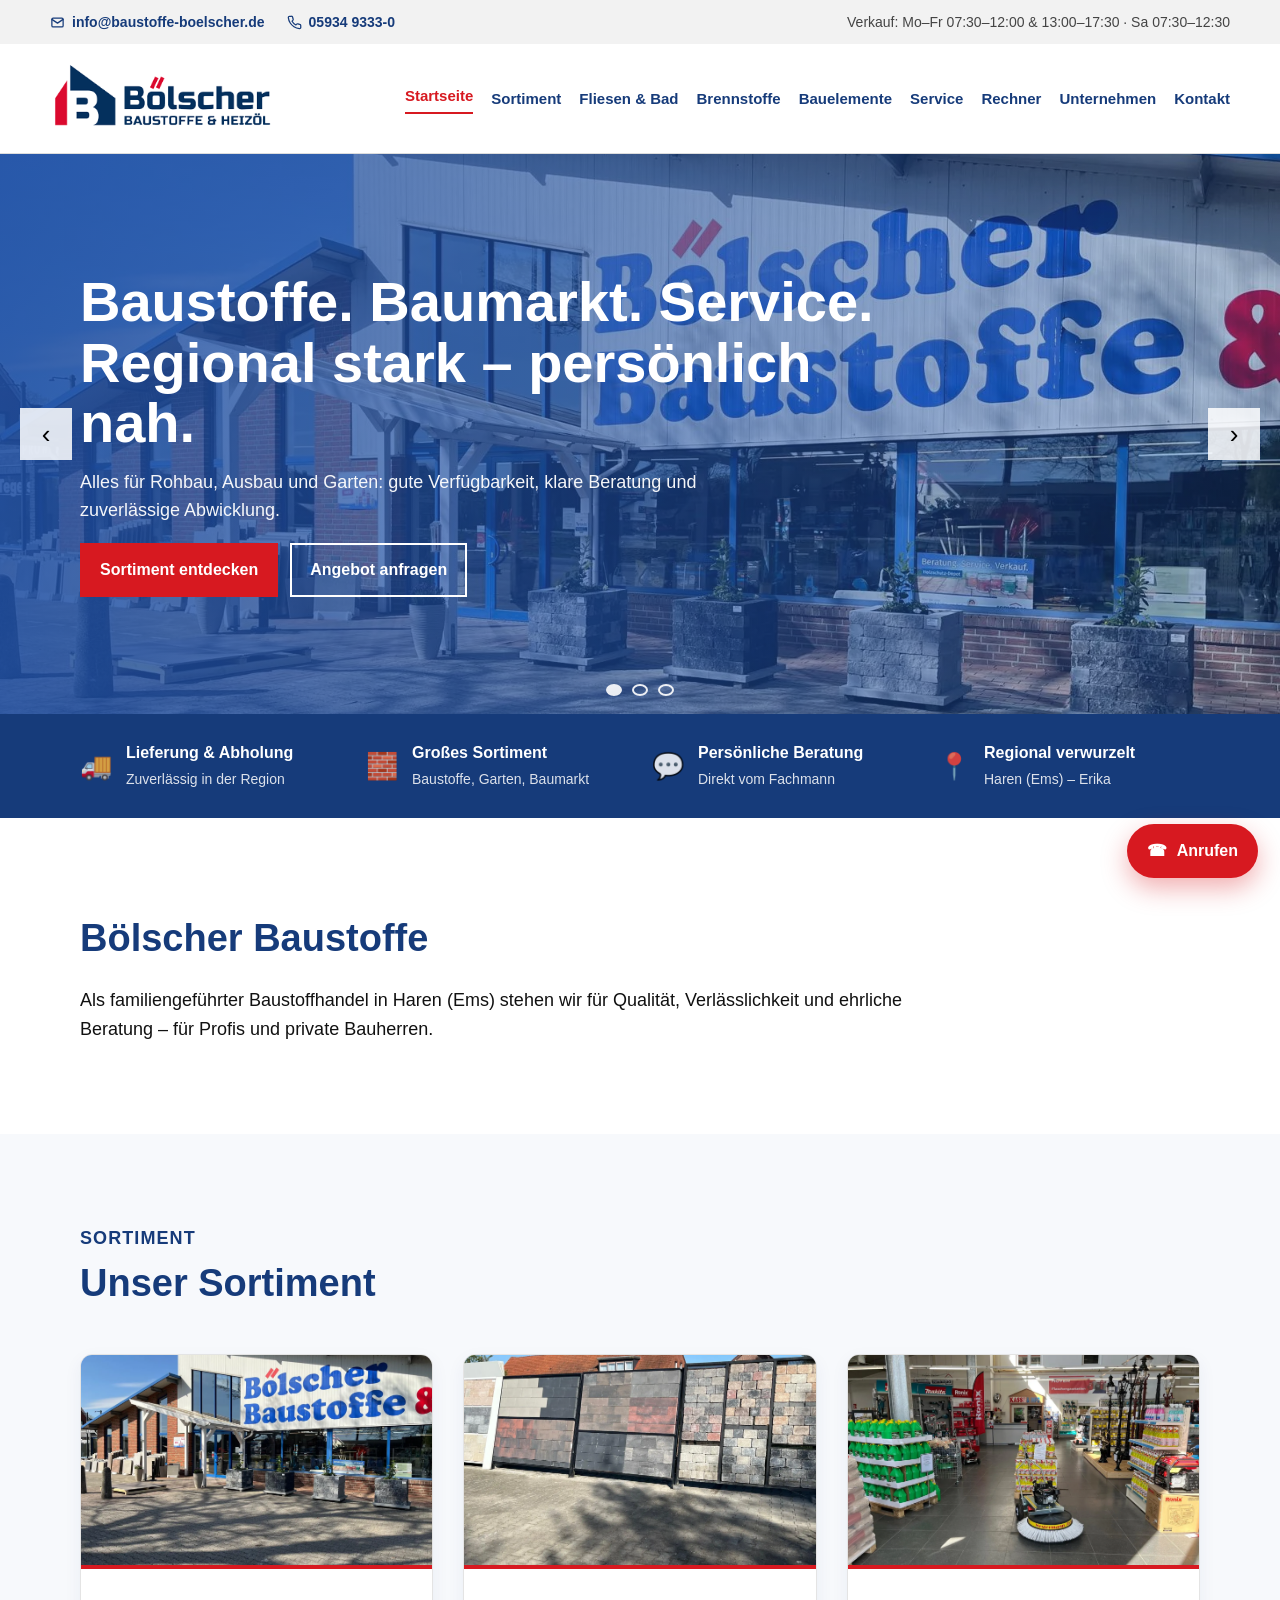
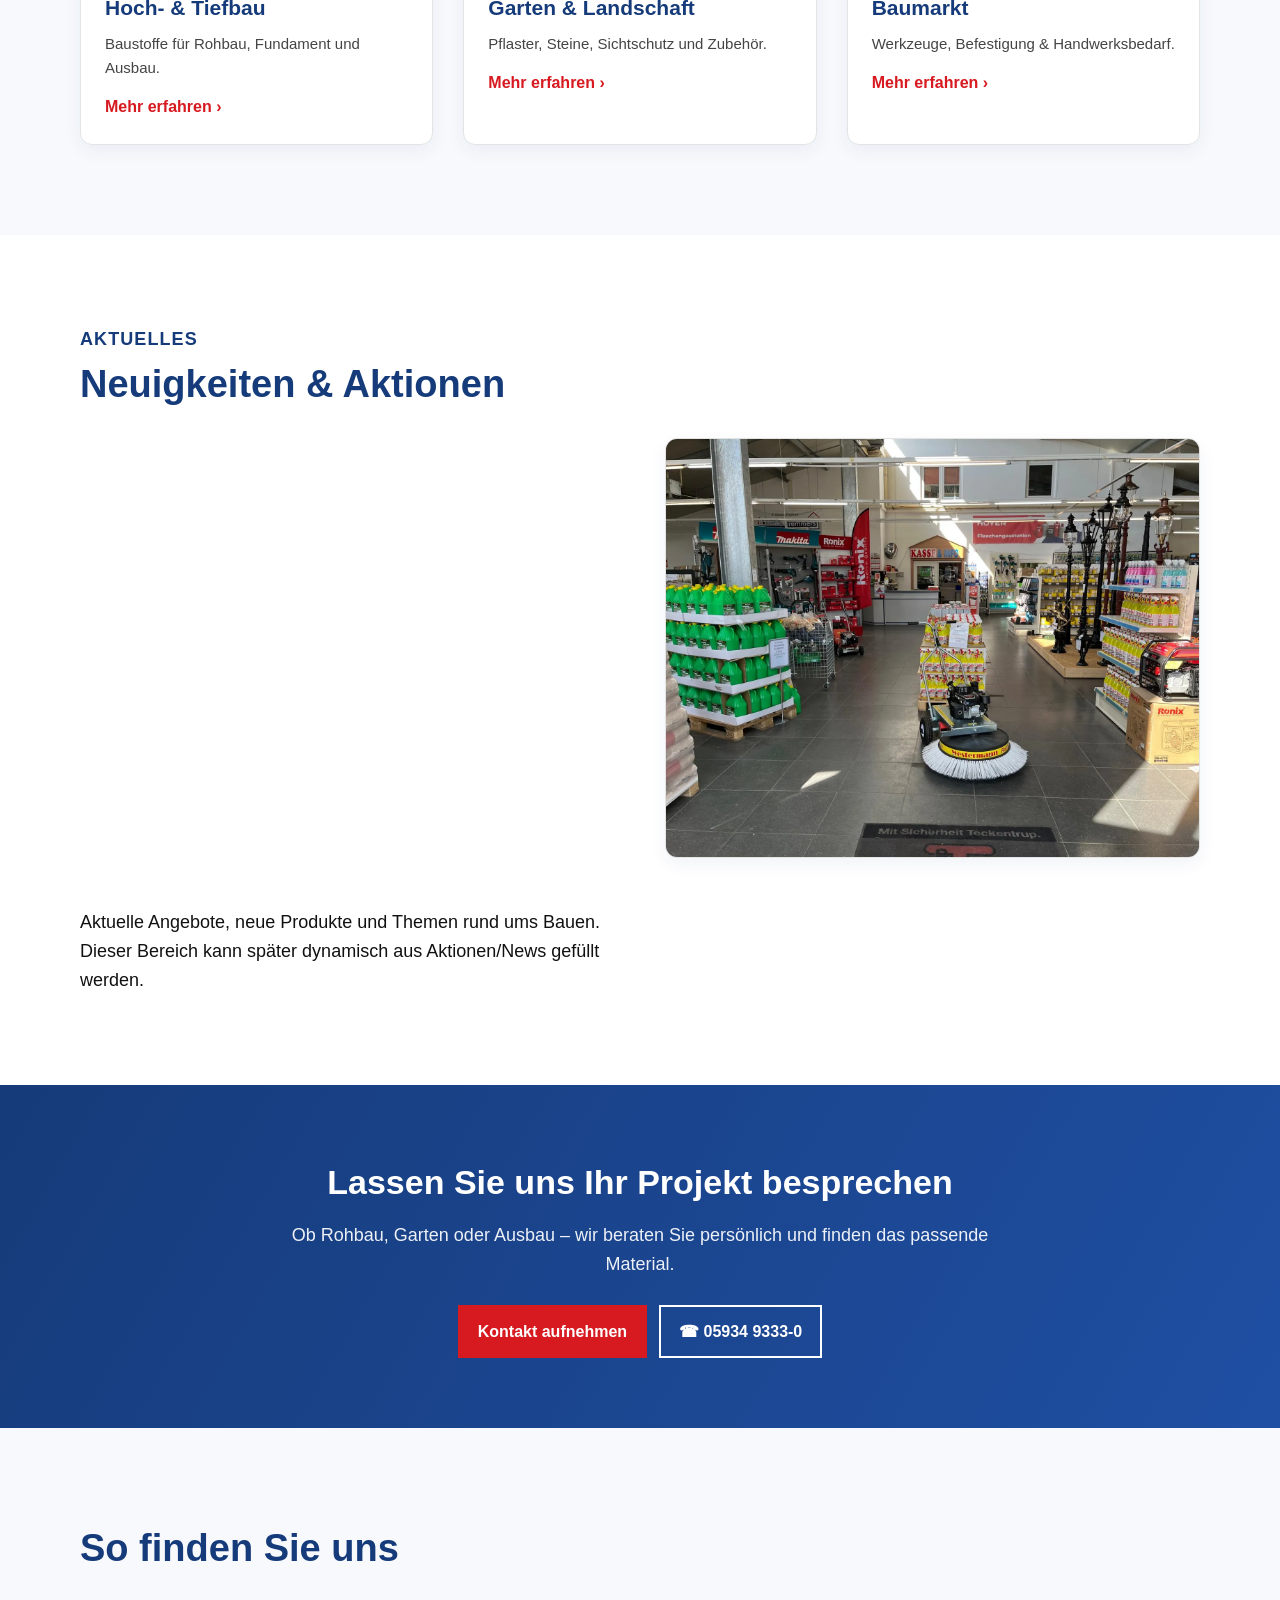
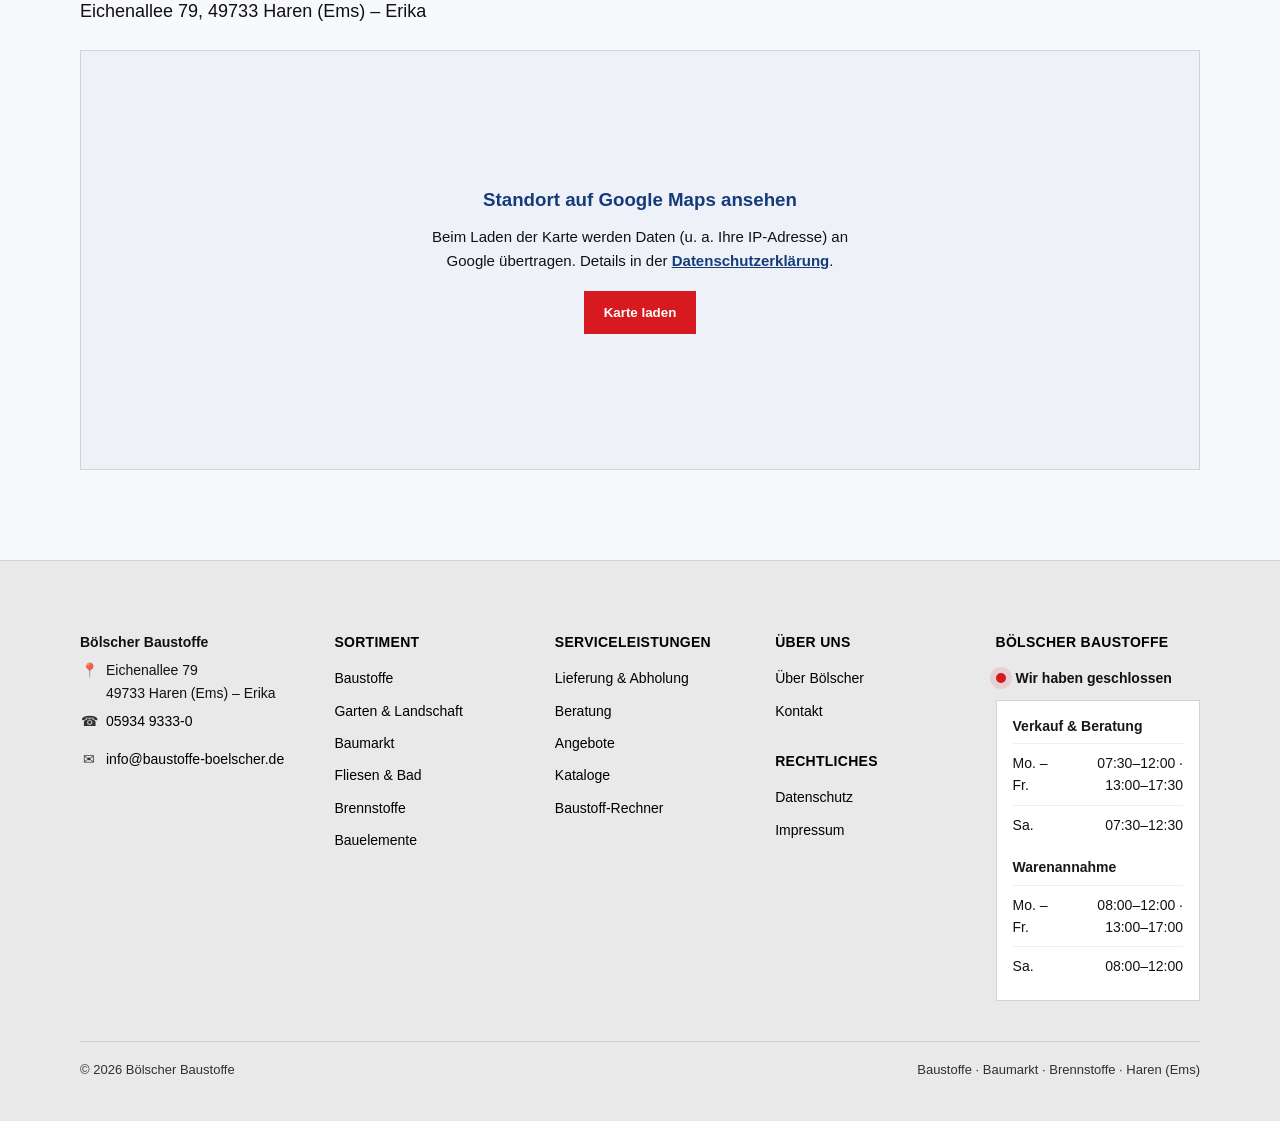
<file: index.html>
<!doctype html>
<html lang="de">
  <head>
    <meta charset="UTF-8" />
    <meta name="viewport" content="width=device-width, initial-scale=1.0" />
    <title>Bölscher Baustoffe – Startseite</title>
    <meta name="description" content="Baustoffe, Baumarkt und Service in Haren (Ems): Hoch- &amp; Tiefbau, Garten &amp; Landschaft, Fliesen &amp; Bad, Brennstoffe und Bauelemente – mit persönlicher Beratung." />
    <link rel="canonical" href="https://www.baustoffe-boelscher.de/" />

    <meta property="og:type" content="website" />
    <meta property="og:site_name" content="Bölscher Baustoffe" />
    <meta property="og:locale" content="de_DE" />
    <meta property="og:title" content="Bölscher Baustoffe – Startseite" />
    <meta property="og:description" content="Baustoffe, Baumarkt und Service in Haren (Ems): Hoch- &amp; Tiefbau, Garten &amp; Landschaft, Fliesen &amp; Bad, Brennstoffe und Bauelemente – mit persönlicher Beratung." />
    <meta property="og:url" content="https://www.baustoffe-boelscher.de/" />
    <meta property="og:image" content="https://www.baustoffe-boelscher.de/assets/img/hero/storefront.jpeg" />
    <meta name="twitter:card" content="summary_large_image" />

    <meta name="theme-color" content="#1f4fa3" />
    <link rel="icon" href="assets/img/logo/logo-signet.jpg" />
    <!-- LCP: erstes Hero-Bild vorab laden -->
    <link rel="preload" as="image" href="assets/img/hero/storefront.webp" type="image/webp" fetchpriority="high" />
    <link rel="stylesheet" href="assets/css/main.css" />
    <script type="application/ld+json">
    {
      "@context": "https://schema.org",
      "@type": "HardwareStore",
      "name": "Baustoffe Bölscher GmbH & Co. KG",
      "alternateName": "Bölscher Baustoffe",
      "url": "https://www.baustoffe-boelscher.de/",
      "image": "https://www.baustoffe-boelscher.de/assets/img/hero/storefront.jpeg",
      "logo": "https://www.baustoffe-boelscher.de/assets/img/logo/logo-boelscher-trim.png",
      "telephone": "+49 5934 93330",
      "email": "info@baustoffe-boelscher.de",
      "address": {
        "@type": "PostalAddress",
        "streetAddress": "Eichenallee 79",
        "postalCode": "49733",
        "addressLocality": "Haren (Ems)",
        "addressCountry": "DE"
      },
      "openingHoursSpecification": [
        { "@type": "OpeningHoursSpecification", "dayOfWeek": ["Monday","Tuesday","Wednesday","Thursday","Friday"], "opens": "07:30", "closes": "12:00" },
        { "@type": "OpeningHoursSpecification", "dayOfWeek": ["Monday","Tuesday","Wednesday","Thursday","Friday"], "opens": "13:00", "closes": "17:30" },
        { "@type": "OpeningHoursSpecification", "dayOfWeek": "Saturday", "opens": "07:30", "closes": "12:30" }
      ]
    }
    </script>
  </head>
  <body>
    <div data-include="partials/header.html"></div>

    <main id="main" tabindex="-1">
    <!-- HERO SLIDER (nur auf Startseite) -->
    <section class="hero" id="start" aria-label="Startseiten Slider">
      <div class="slides" id="slides">
        <div
          class="slide"
          style='background-image: url("assets/img/hero/storefront.jpeg"); background-image: image-set(url("assets/img/hero/storefront.webp") type("image/webp"), url("assets/img/hero/storefront.jpeg") type("image/jpeg")); background-position: center 20%;'
        >
          <div class="slide-content">
            <div class="box">
              <h1>
                Baustoffe. Baumarkt. Service.<br />Regional stark – persönlich
                nah.
              </h1>
              <p>
                Alles für Rohbau, Ausbau und Garten: gute Verfügbarkeit, klare
                Beratung und zuverlässige Abwicklung.
              </p>
              <div class="hero-actions">
                <a class="btn primary" href="#sortiment">Sortiment entdecken</a>
                <a class="btn" href="kontakt.html">Angebot anfragen</a>
              </div>
            </div>
          </div>
        </div>

        <div
          class="slide"
          style='background-image: url("assets/img/hero/pflaster-ausstellung.jpeg"); background-image: image-set(url("assets/img/hero/pflaster-ausstellung.webp") type("image/webp"), url("assets/img/hero/pflaster-ausstellung.jpeg") type("image/jpeg")); background-position: center 35%;'
        >
          <div class="slide-content">
            <div class="box">
              <p class="slide-title">Garten &amp; Landschaft<br />Pflaster, Steine, Sichtschutz.</p>
              <p>
                Von der Einfahrt bis zur Terrasse – wir helfen beim passenden
                Aufbau und bei der Materialwahl.
              </p>
              <div class="hero-actions">
                <a class="btn primary" href="sortiment.html"
                  >Garten-Sortiment</a
                >
                <a class="btn" href="kontakt.html">Beratung sichern</a>
              </div>
            </div>
          </div>
        </div>

        <div
          class="slide"
          style='background-image: url("assets/img/hero/laden.jpeg"); background-image: image-set(url("assets/img/hero/laden.webp") type("image/webp"), url("assets/img/hero/laden.jpeg") type("image/jpeg")); background-position: center 45%;'
        >
          <div class="slide-content">
            <div class="box">
              <p class="slide-title">Für Profis &amp; Bauherren<br />Schnell, verlässlich, fair.</p>
              <p>
                Wir unterstützen Handwerk und Privatkunden mit Material,
                Logistik und ehrlicher Beratung – direkt in Haren (Ems).
              </p>
              <div class="hero-actions">
                <a class="btn primary" href="tel:+49593493330">Jetzt anrufen</a>
                <a class="btn" href="service.html">Service ansehen</a>
              </div>
            </div>
          </div>
        </div>
      </div>

      <button class="arrow prev" id="prev" aria-label="Vorherige Folie">
        ‹
      </button>
      <button class="arrow next" id="next" aria-label="Nächste Folie">›</button>
      <div class="dots" id="dots" aria-label="Slider Navigation"></div>
    </section>

    <!-- Vorteile-Streifen -->
    <div class="usp-strip">
      <div class="usp">
        <span class="usp-ico" aria-hidden="true">🚚</span>
        <div><b>Lieferung &amp; Abholung</b><span>Zuverlässig in der Region</span></div>
      </div>
      <div class="usp">
        <span class="usp-ico" aria-hidden="true">🧱</span>
        <div><b>Großes Sortiment</b><span>Baustoffe, Garten, Baumarkt</span></div>
      </div>
      <div class="usp">
        <span class="usp-ico" aria-hidden="true">💬</span>
        <div><b>Persönliche Beratung</b><span>Direkt vom Fachmann</span></div>
      </div>
      <div class="usp">
        <span class="usp-ico" aria-hidden="true">📍</span>
        <div><b>Regional verwurzelt</b><span>Haren (Ems) – Erika</span></div>
      </div>
    </div>

    <section class="section reveal" id="unternehmen">
      <h2>Bölscher Baustoffe</h2>
      <p>
        Als familiengeführter Baustoffhandel in Haren (Ems) stehen wir für
        Qualität, Verlässlichkeit und ehrliche Beratung – für Profis und private
        Bauherren.
      </p>
    </section>

    <section class="section gray reveal" id="sortiment">
      <p class="kicker">Sortiment</p>
      <h2>Unser Sortiment</h2>

      <div class="cat-cards">
        <a class="cat-card" href="sortiment.html">
          <div class="cat-img">
            <picture>
              <source srcset="assets/img/hero/storefront.webp" type="image/webp" />
              <img src="assets/img/hero/storefront.jpeg" alt="Baustoffe für Hoch- und Tiefbau bei Bölscher" width="1600" height="1200" loading="lazy" decoding="async" />
            </picture>
          </div>
          <div class="cat-body">
            <h3>Hoch- &amp; Tiefbau</h3>
            <p>Baustoffe für Rohbau, Fundament und Ausbau.</p>
            <span class="cat-more">Mehr erfahren ›</span>
          </div>
        </a>
        <a class="cat-card" href="sortiment.html">
          <div class="cat-img">
            <picture>
              <source srcset="assets/img/hero/pflaster-ausstellung.webp" type="image/webp" />
              <img src="assets/img/hero/pflaster-ausstellung.jpeg" alt="Pflaster, Steine und Gartenmaterial in der Ausstellung" width="1600" height="1200" loading="lazy" decoding="async" />
            </picture>
          </div>
          <div class="cat-body">
            <h3>Garten &amp; Landschaft</h3>
            <p>Pflaster, Steine, Sichtschutz und Zubehör.</p>
            <span class="cat-more">Mehr erfahren ›</span>
          </div>
        </a>
        <a class="cat-card" href="sortiment.html">
          <div class="cat-img">
            <picture>
              <source srcset="assets/img/laden/laden-1.webp" type="image/webp" />
              <img src="assets/img/laden/laden-1.jpeg" alt="Baumarkt-Sortiment im Laden von Bölscher" width="1600" height="1200" loading="lazy" decoding="async" />
            </picture>
          </div>
          <div class="cat-body">
            <h3>Baumarkt</h3>
            <p>Werkzeuge, Befestigung &amp; Handwerksbedarf.</p>
            <span class="cat-more">Mehr erfahren ›</span>
          </div>
        </a>
      </div>
    </section>

    <section class="section reveal" id="service">
      <p class="kicker">Aktuelles</p>
      <h2>Neuigkeiten & Aktionen</h2>
      <div class="news-grid">
        <picture>
          <source srcset="assets/img/laden/laden-1.webp" type="image/webp" />
          <img
            src="assets/img/laden/laden-1.jpeg"
            alt="Innenansicht des Bölscher Baumarkts mit Werkzeug- und Gartensortiment"
            width="1600"
            height="1200"
            loading="lazy"
            decoding="async"
          />
        </picture>
        <p>
          Aktuelle Angebote, neue Produkte und Themen rund ums Bauen. Dieser
          Bereich kann später dynamisch aus Aktionen/News gefüllt werden.
        </p>
      </div>
    </section>

    <!-- Farbiges CTA-Band -->
    <section class="cta-band reveal">
      <h2>Lassen Sie uns Ihr Projekt besprechen</h2>
      <p>
        Ob Rohbau, Garten oder Ausbau – wir beraten Sie persönlich und finden das
        passende Material.
      </p>
      <div class="hero-actions">
        <a class="btn primary" href="kontakt.html">Kontakt aufnehmen</a>
        <a class="btn" href="tel:+49593493330">☎ 05934 9333-0</a>
      </div>
    </section>

    <!-- Google Maps -->
    <section class="section gray reveal" id="karte">
      <h2>So finden Sie uns</h2>
      <p>Eichenallee 79, 49733 Haren (Ems) – Erika</p>

      <div class="map-wrap">
        <div
          class="map-consent"
          data-map-src="https://www.google.com/maps?q=Eichenallee%2079%2049733%20Haren%20(Ems)&output=embed"
          data-map-title="Bölscher Baustoffe – Karte"
        >
          <div class="map-consent-box">
            <h3>Standort auf Google Maps ansehen</h3>
            <p>
              Beim Laden der Karte werden Daten (u.&nbsp;a. Ihre IP-Adresse) an Google
              übertragen. Details in der
              <a href="datenschutz.html">Datenschutzerklärung</a>.
            </p>
            <button type="button" class="btn primary map-consent-btn">Karte laden</button>
          </div>
        </div>
      </div>
    </section>

    </main>

    <div data-include="partials/footer.html"></div>

    <script src="assets/js/include.js"></script>
    <script src="assets/js/slider.js"></script>
    <script src="assets/js/main.js"></script>
  </body>
</html>
</file>
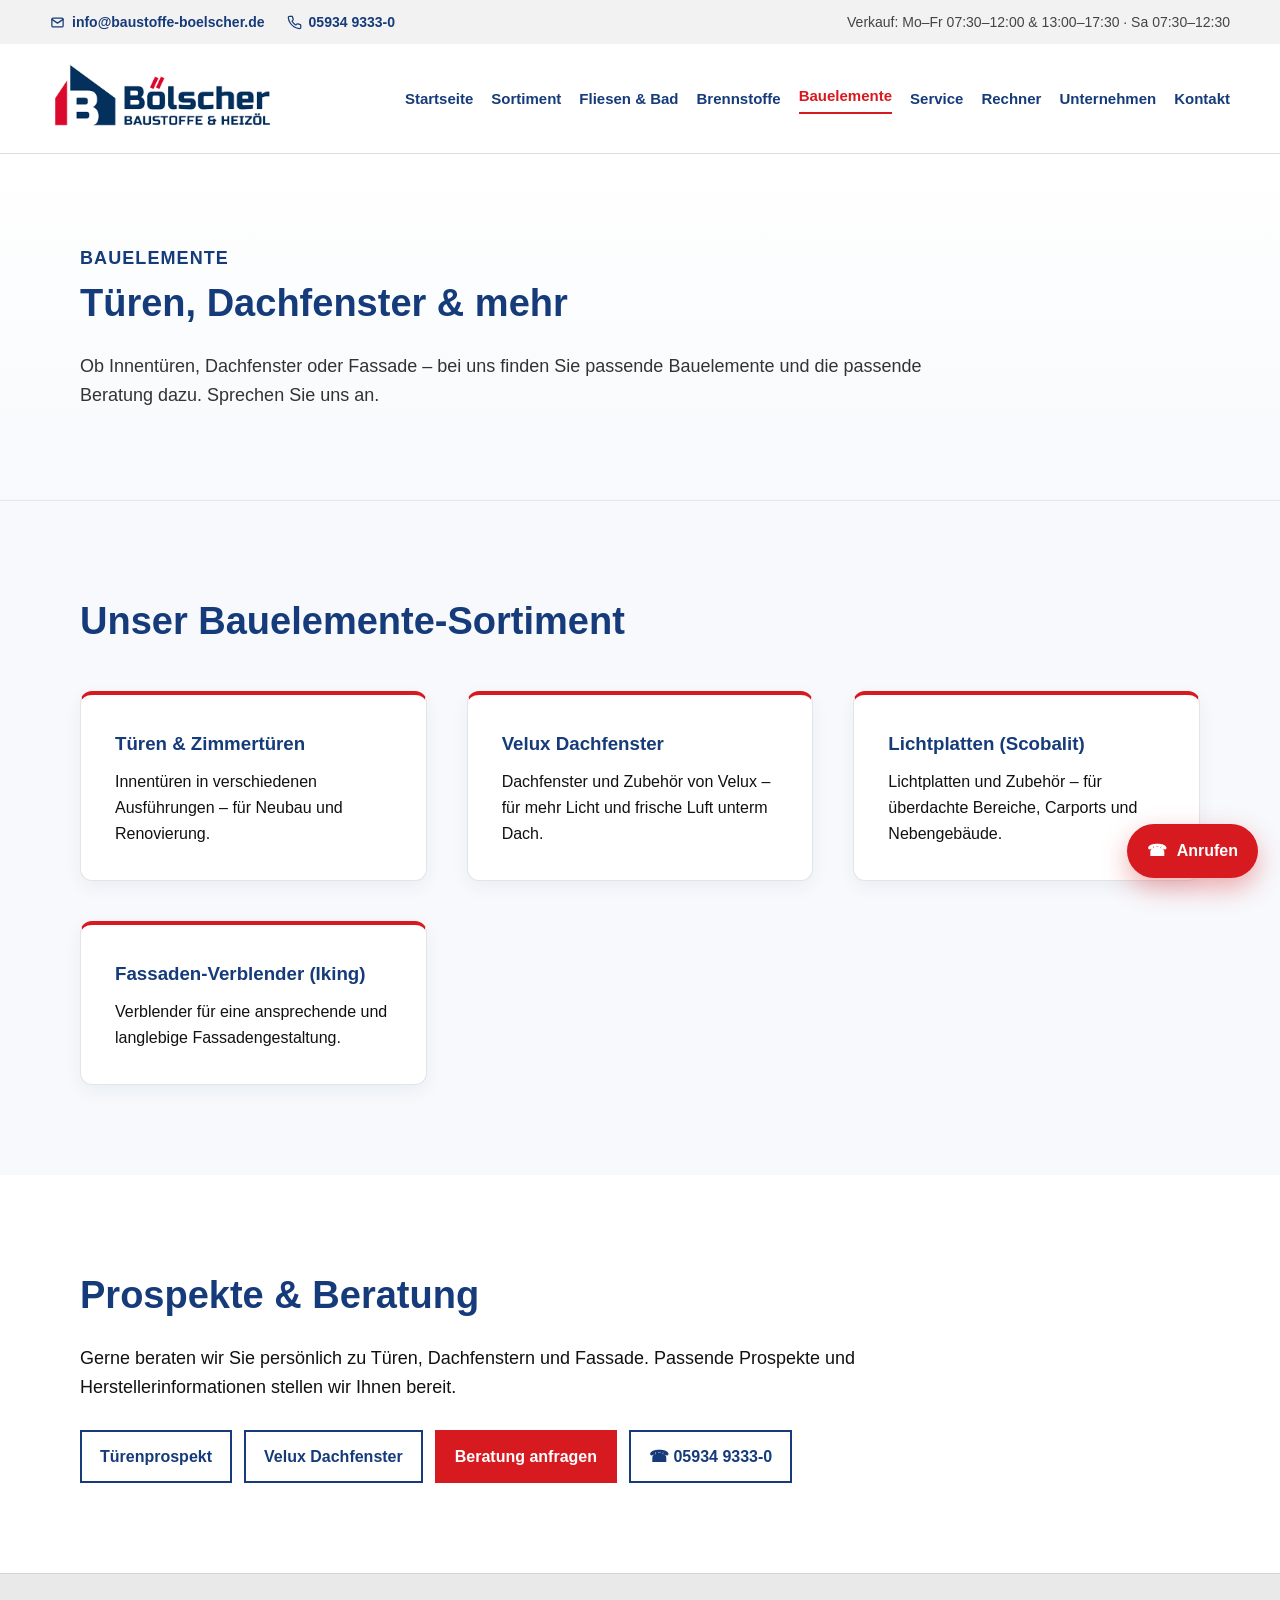
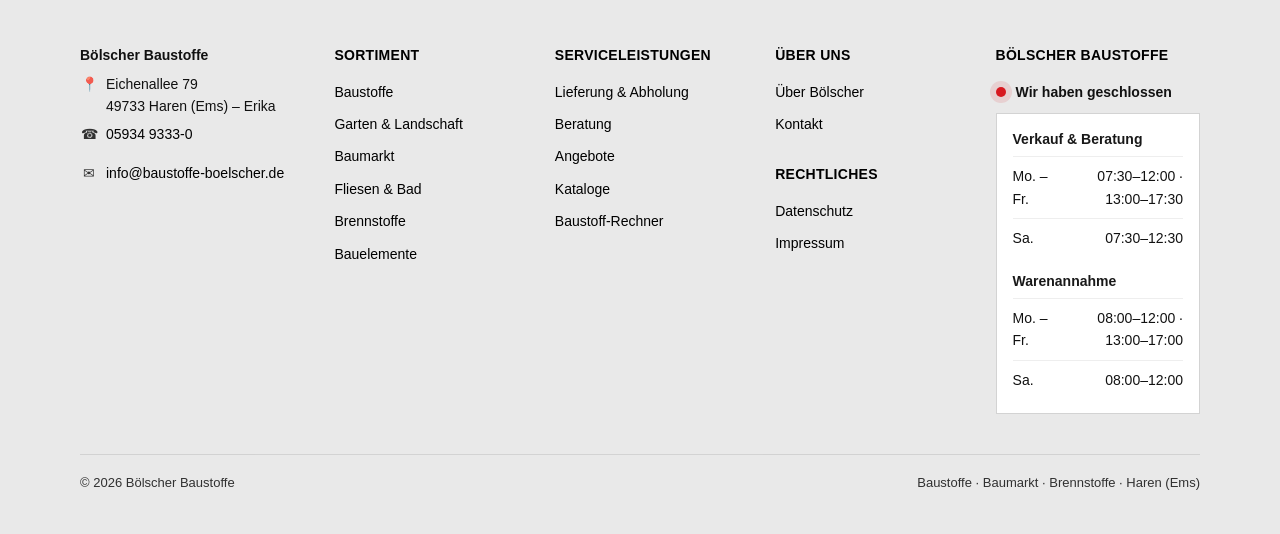
<file: bauelemente.html>
<!doctype html>
<html lang="de">
  <head>
    <meta charset="UTF-8" />
    <meta name="viewport" content="width=device-width, initial-scale=1.0" />
    <title>Bölscher Baustoffe – Bauelemente</title>
    <meta name="description" content="Bauelemente bei Bölscher Baustoffe: Türen &amp; Zimmertüren, Velux Dachfenster, Lichtplatten und Fassaden-Verblender in Haren (Ems)." />
    <link rel="canonical" href="https://www.baustoffe-boelscher.de/bauelemente.html" />

    <meta property="og:type" content="website" />
    <meta property="og:site_name" content="Bölscher Baustoffe" />
    <meta property="og:locale" content="de_DE" />
    <meta property="og:title" content="Bölscher Baustoffe – Bauelemente" />
    <meta property="og:description" content="Bauelemente bei Bölscher Baustoffe: Türen &amp; Zimmertüren, Velux Dachfenster, Lichtplatten und Fassaden-Verblender in Haren (Ems)." />
    <meta property="og:url" content="https://www.baustoffe-boelscher.de/bauelemente.html" />
    <meta property="og:image" content="https://www.baustoffe-boelscher.de/assets/img/hero/storefront.jpeg" />
    <meta name="twitter:card" content="summary_large_image" />

    <meta name="theme-color" content="#1f4fa3" />
    <link rel="icon" href="assets/img/logo/logo-signet.jpg" />
    <link rel="stylesheet" href="assets/css/main.css" />
  </head>
  <body>
    <div data-include="partials/header.html"></div>

    <main id="main" tabindex="-1">

    <!-- Intro -->
    <section class="section contact-hero reveal">
      <p class="kicker">Bauelemente</p>
      <h1>Türen, Dachfenster &amp; mehr</h1>
      <p class="lead">
        Ob Innentüren, Dachfenster oder Fassade – bei uns finden Sie passende
        Bauelemente und die passende Beratung dazu. Sprechen Sie uns an.
      </p>
    </section>

    <!-- Sortiment -->
    <section class="section gray reveal">
      <h2>Unser Bauelemente-Sortiment</h2>
      <div class="tiles">
        <div class="tile">
          <h3>Türen &amp; Zimmertüren</h3>
          Innentüren in verschiedenen Ausführungen – für Neubau und Renovierung.
        </div>
        <div class="tile">
          <h3>Velux Dachfenster</h3>
          Dachfenster und Zubehör von Velux – für mehr Licht und frische Luft unterm
          Dach.
        </div>
        <div class="tile">
          <h3>Lichtplatten (Scobalit)</h3>
          Lichtplatten und Zubehör – für überdachte Bereiche, Carports und
          Nebengebäude.
        </div>
        <div class="tile">
          <h3>Fassaden-Verblender (Iking)</h3>
          Verblender für eine ansprechende und langlebige Fassadengestaltung.
        </div>
      </div>
    </section>

    <!-- Prospekte / Beratung (externe Links: Türenprospekt, Velux) -->
    <section class="section reveal" id="prospekte">
      <h2>Prospekte &amp; Beratung</h2>
      <p>
        Gerne beraten wir Sie persönlich zu Türen, Dachfenstern und Fassade. Passende
        Prospekte und Herstellerinformationen stellen wir Ihnen bereit.
      </p>
      <div class="hero-actions" style="margin-top: 28px">
        <a
          class="btn-dark"
          href="https://nowebau.de/tuerenprospekt/"
          target="_blank"
          rel="noopener noreferrer"
          >Türenprospekt</a
        >
        <a
          class="btn-dark"
          href="https://marketing.velux.de/embedded/10002718/49733"
          target="_blank"
          rel="noopener noreferrer"
          >Velux Dachfenster</a
        >
        <a class="btn primary" href="kontakt.html">Beratung anfragen</a>
        <a class="btn-dark" href="tel:+49593493330">☎ 05934 9333-0</a>
      </div>
    </section>

    </main>

    <div data-include="partials/footer.html"></div>

    <script src="assets/js/include.js"></script>
    <script src="assets/js/main.js"></script>
  </body>
</html>
</file>
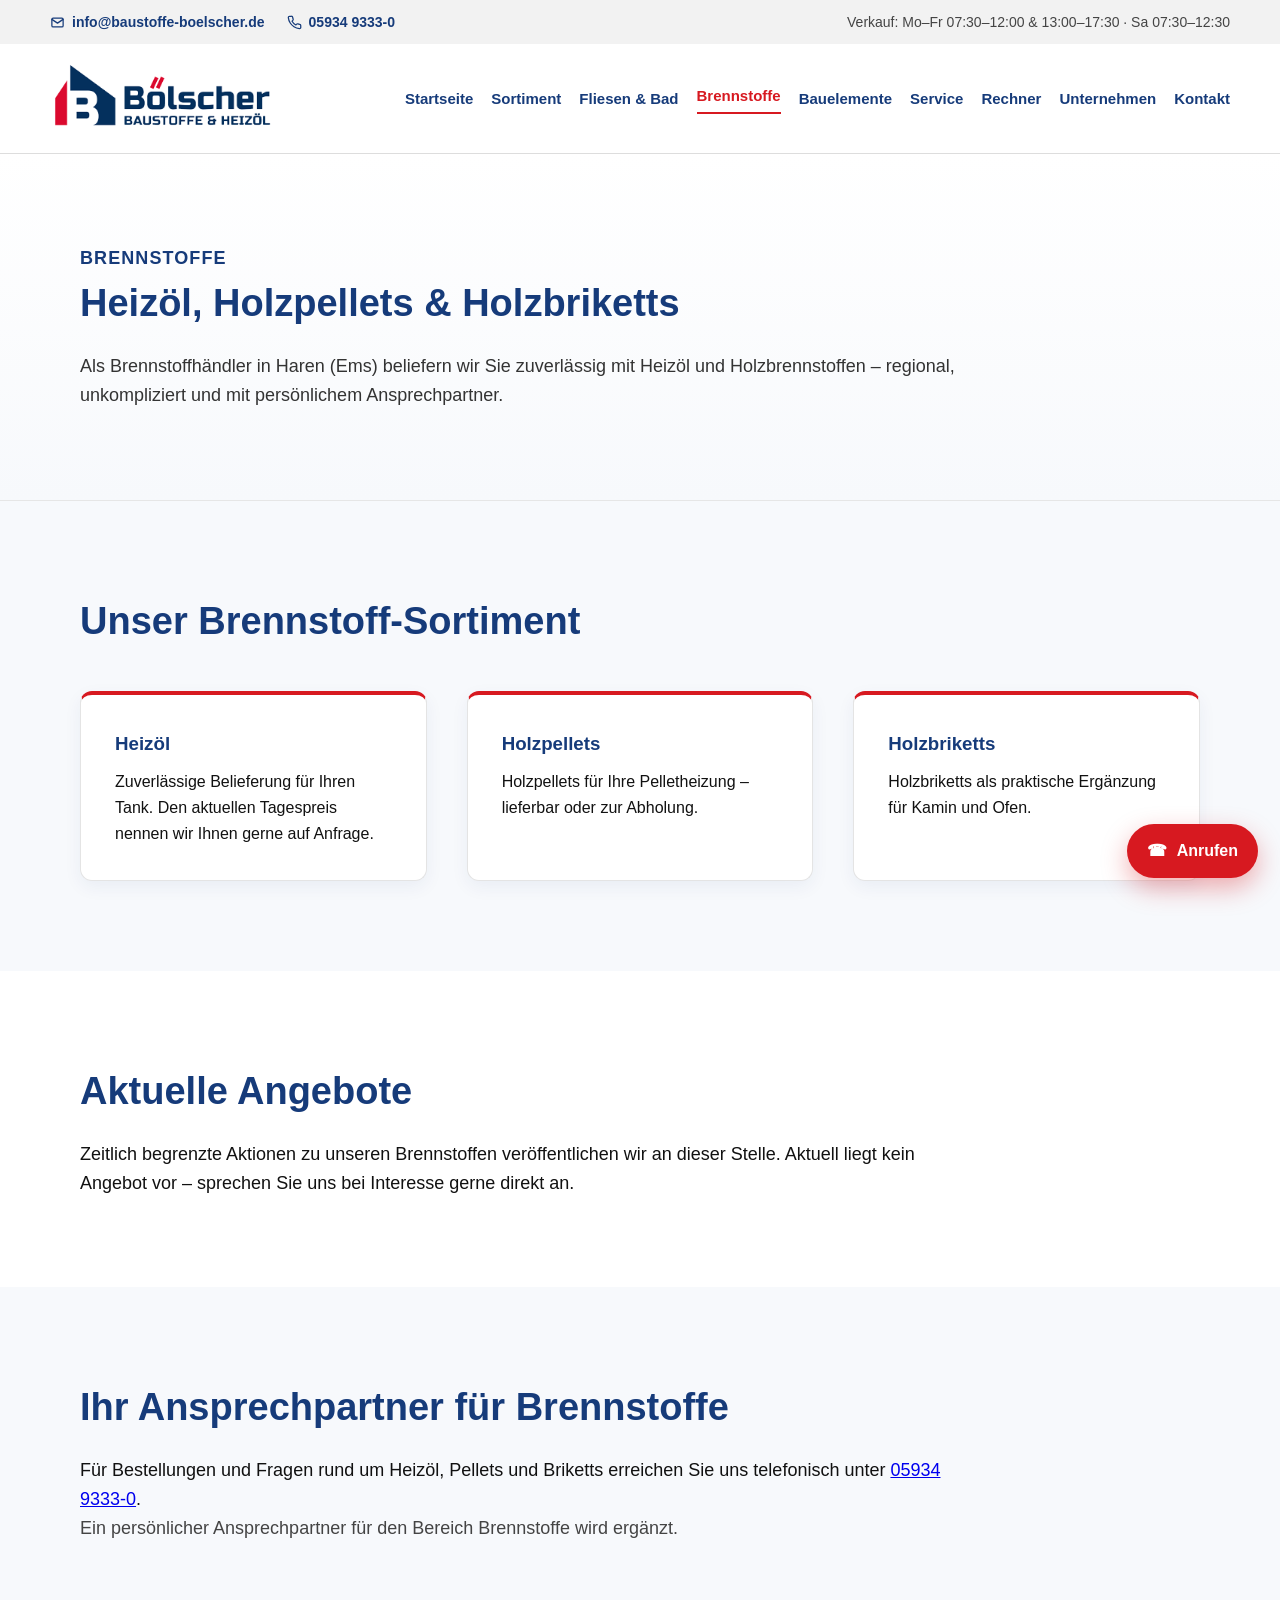
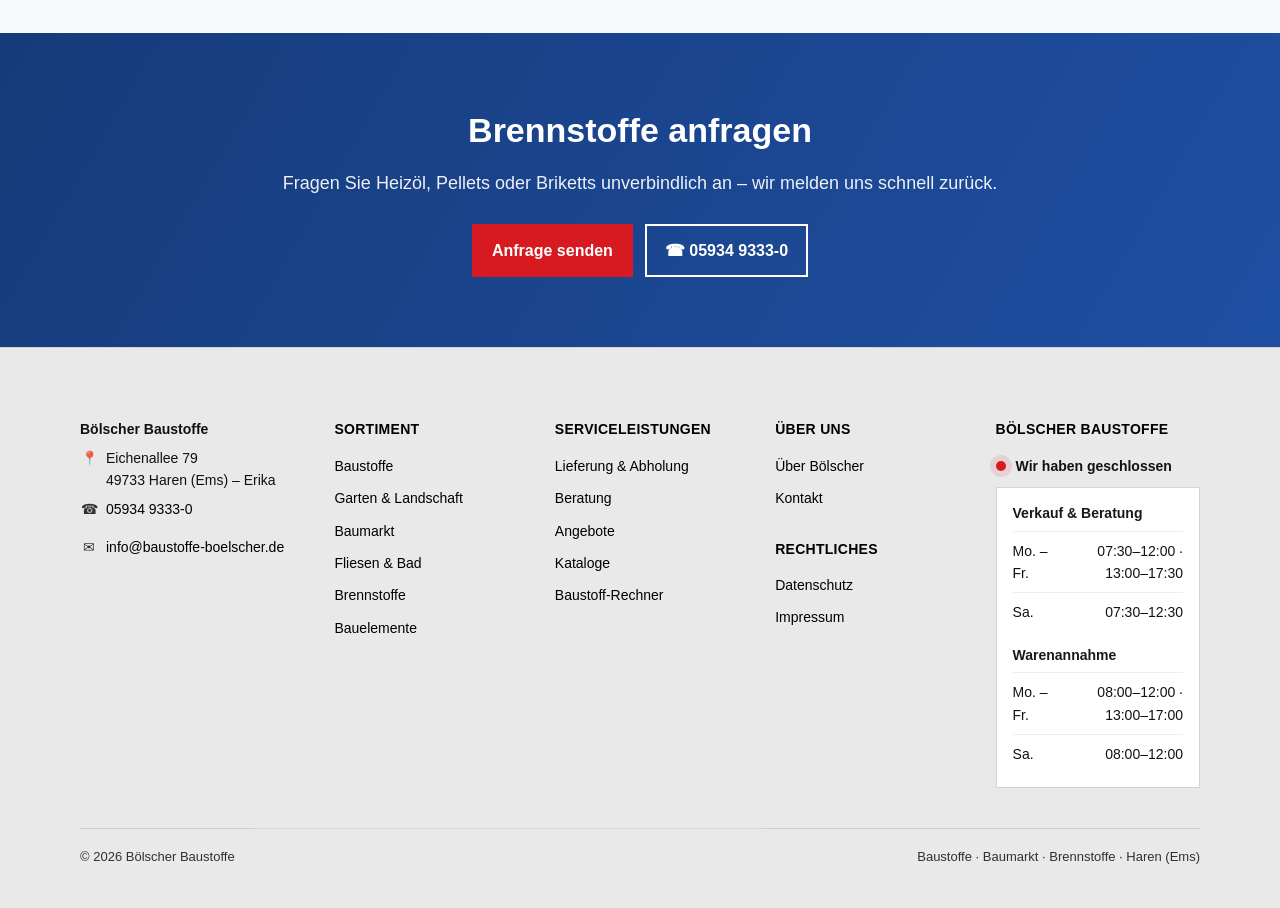
<file: brennstoffe.html>
<!doctype html>
<html lang="de">
  <head>
    <meta charset="UTF-8" />
    <meta name="viewport" content="width=device-width, initial-scale=1.0" />
    <title>Bölscher Baustoffe – Brennstoffe</title>
    <meta name="description" content="Brennstoffe von Bölscher Baustoffe in Haren (Ems): Heizöl, Holzpellets und Holzbriketts – zuverlässige Belieferung und Abholung." />
    <link rel="canonical" href="https://www.baustoffe-boelscher.de/brennstoffe.html" />

    <meta property="og:type" content="website" />
    <meta property="og:site_name" content="Bölscher Baustoffe" />
    <meta property="og:locale" content="de_DE" />
    <meta property="og:title" content="Bölscher Baustoffe – Brennstoffe" />
    <meta property="og:description" content="Brennstoffe von Bölscher Baustoffe in Haren (Ems): Heizöl, Holzpellets und Holzbriketts – zuverlässige Belieferung und Abholung." />
    <meta property="og:url" content="https://www.baustoffe-boelscher.de/brennstoffe.html" />
    <meta property="og:image" content="https://www.baustoffe-boelscher.de/assets/img/hero/storefront.jpeg" />
    <meta name="twitter:card" content="summary_large_image" />

    <meta name="theme-color" content="#1f4fa3" />
    <link rel="icon" href="assets/img/logo/logo-signet.jpg" />
    <link rel="stylesheet" href="assets/css/main.css" />
  </head>
  <body>
    <div data-include="partials/header.html"></div>

    <main id="main" tabindex="-1">

    <!-- Intro -->
    <section class="section contact-hero reveal">
      <p class="kicker">Brennstoffe</p>
      <h1>Heizöl, Holzpellets &amp; Holzbriketts</h1>
      <p class="lead">
        Als Brennstoffhändler in Haren (Ems) beliefern wir Sie zuverlässig mit
        Heizöl und Holzbrennstoffen – regional, unkompliziert und mit persönlichem
        Ansprechpartner.
      </p>
    </section>

    <!-- Sortiment -->
    <section class="section gray reveal">
      <h2>Unser Brennstoff-Sortiment</h2>
      <div class="tiles">
        <div class="tile">
          <h3>Heizöl</h3>
          Zuverlässige Belieferung für Ihren Tank. Den aktuellen Tagespreis nennen
          wir Ihnen gerne auf Anfrage.
        </div>
        <div class="tile">
          <h3>Holzpellets</h3>
          Holzpellets für Ihre Pelletheizung – lieferbar oder zur Abholung.
        </div>
        <div class="tile">
          <h3>Holzbriketts</h3>
          Holzbriketts als praktische Ergänzung für Kamin und Ofen.
        </div>
      </div>
      <!-- HINWEIS (CLAUDE.md §8): Detaillierte Produktangaben (z. B. Sorten,
           Zertifizierungen wie ENplus, Gebindegrößen, Mengen) sind noch NICHT
           bestätigt. Nicht als endgültige Fakten darstellen. KEINE Preise anzeigen. -->
    </section>

    <!-- Aktuelle Angebote – strukturell vorbereitet, aktuell bewusst leer -->
    <section class="section reveal" id="aktuelle-angebote">
      <h2>Aktuelle Angebote</h2>
      <p>
        Zeitlich begrenzte Aktionen zu unseren Brennstoffen veröffentlichen wir an
        dieser Stelle. Aktuell liegt kein Angebot vor – sprechen Sie uns bei
        Interesse gerne direkt an.
      </p>
      <!-- TODO (Unternehmen): Platz für künftige, zeitlich begrenzte
           Brennstoff-Angebote. Aktuell KEIN Angebot einfügen oder erfinden.
           Struktur ist für spätere Inhalte vorbereitet. Siehe CLAUDE.md §8. -->
    </section>

    <!-- Ansprechpartner Brennstoffe – Platzhalter -->
    <section class="section gray reveal" id="ansprechpartner-brennstoffe">
      <h2>Ihr Ansprechpartner für Brennstoffe</h2>
      <p>
        Für Bestellungen und Fragen rund um Heizöl, Pellets und Briketts erreichen
        Sie uns telefonisch unter
        <a href="tel:+49593493330">05934 9333-0</a>.
      </p>
      <p class="form-hint">
        Ein persönlicher Ansprechpartner für den Bereich Brennstoffe wird ergänzt.
      </p>
      <!-- TODO (Unternehmen): Ansprechpartner Brennstoffe (Name/Durchwahl) wird
           nachgeliefert. Bis dahin Platzhalter. Nichts erfinden. Siehe CLAUDE.md §8. -->
    </section>

    <!-- CTA -->
    <section class="cta-band reveal">
      <h2>Brennstoffe anfragen</h2>
      <p>
        Fragen Sie Heizöl, Pellets oder Briketts unverbindlich an – wir melden uns
        schnell zurück.
      </p>
      <div class="hero-actions">
        <a class="btn primary" href="kontakt.html">Anfrage senden</a>
        <a class="btn" href="tel:+49593493330">☎ 05934 9333-0</a>
      </div>
    </section>

    </main>

    <div data-include="partials/footer.html"></div>

    <script src="assets/js/include.js"></script>
    <script src="assets/js/main.js"></script>
  </body>
</html>
</file>
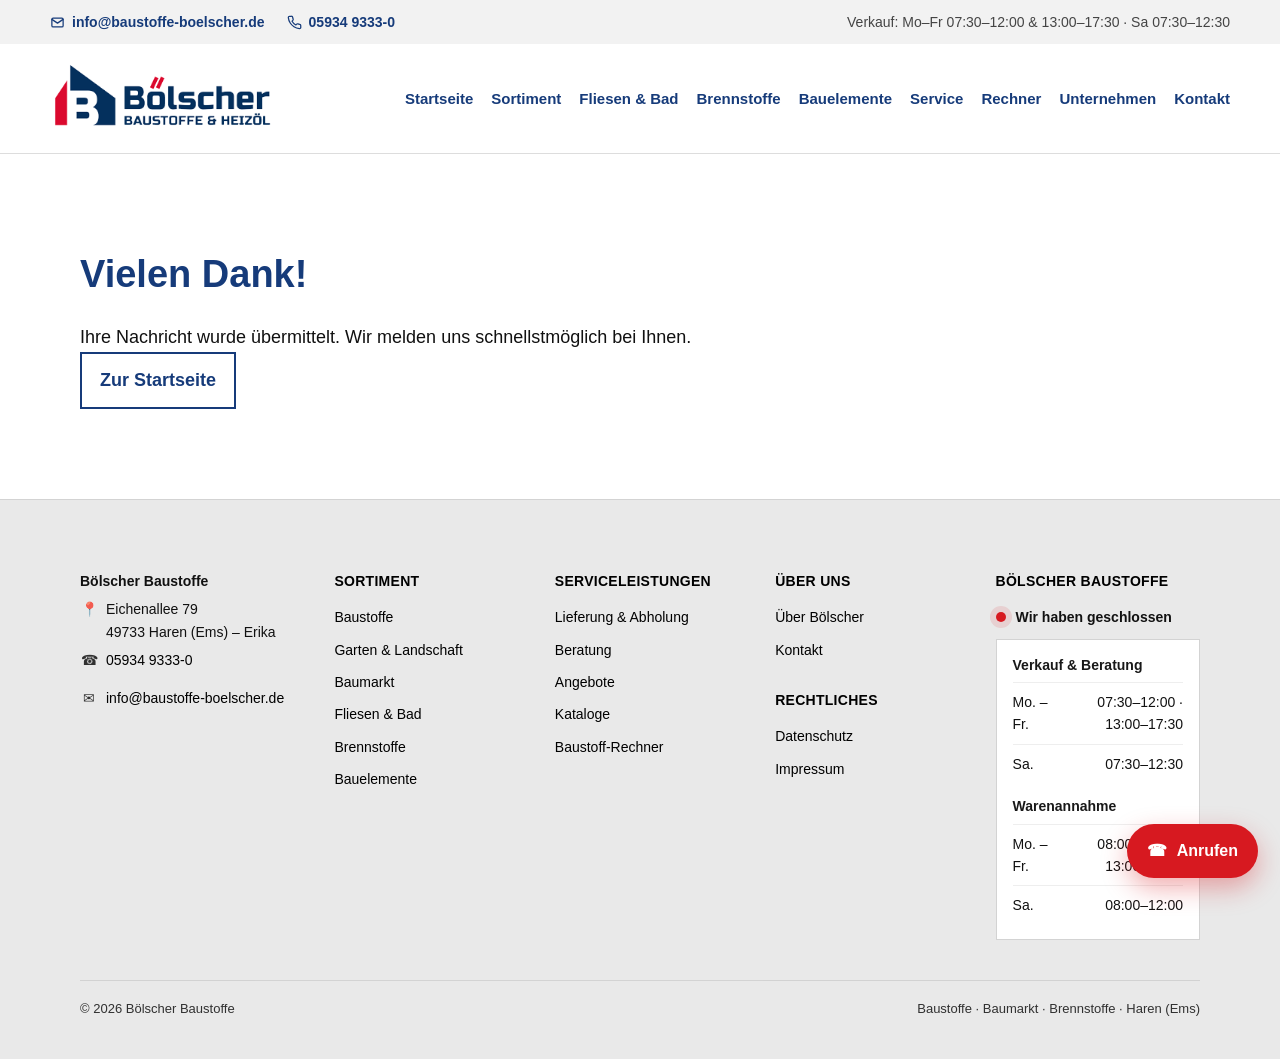
<file: danke.html>
<!doctype html>
<html lang="de">
  <head>
    <meta charset="UTF-8" />
    <meta name="viewport" content="width=device-width, initial-scale=1.0" />
    <title>Danke – Bölscher Baustoffe</title>
    <meta name="description" content="Vielen Dank für Ihre Nachricht an Bölscher Baustoffe." />
    <link rel="canonical" href="https://www.baustoffe-boelscher.de/danke.html" />
    <meta name="robots" content="noindex,follow" />

    <meta property="og:type" content="website" />
    <meta property="og:site_name" content="Bölscher Baustoffe" />
    <meta property="og:locale" content="de_DE" />
    <meta property="og:title" content="Danke – Bölscher Baustoffe" />
    <meta property="og:description" content="Vielen Dank für Ihre Nachricht an Bölscher Baustoffe." />
    <meta property="og:url" content="https://www.baustoffe-boelscher.de/danke.html" />
    <meta property="og:image" content="https://www.baustoffe-boelscher.de/assets/img/hero/storefront.jpeg" />
    <meta name="twitter:card" content="summary_large_image" />

    <meta name="theme-color" content="#1f4fa3" />
    <link rel="icon" href="assets/img/logo/logo-signet.jpg" />
    <link rel="stylesheet" href="assets/css/main.css" />
  </head>
  <body>
    <div data-include="partials/header.html"></div>

    <main id="main" tabindex="-1">

    <section class="section">
      <h1>Vielen Dank!</h1>
      <p>
        Ihre Nachricht wurde übermittelt. Wir melden uns schnellstmöglich bei
        Ihnen.
      </p>
      <p><a class="btn-dark" href="index.html">Zur Startseite</a></p>
    </section>

    </main>

    <div data-include="partials/footer.html"></div>

    <script src="assets/js/include.js"></script>
    <script src="assets/js/main.js"></script>
  </body>
</html>
</file>
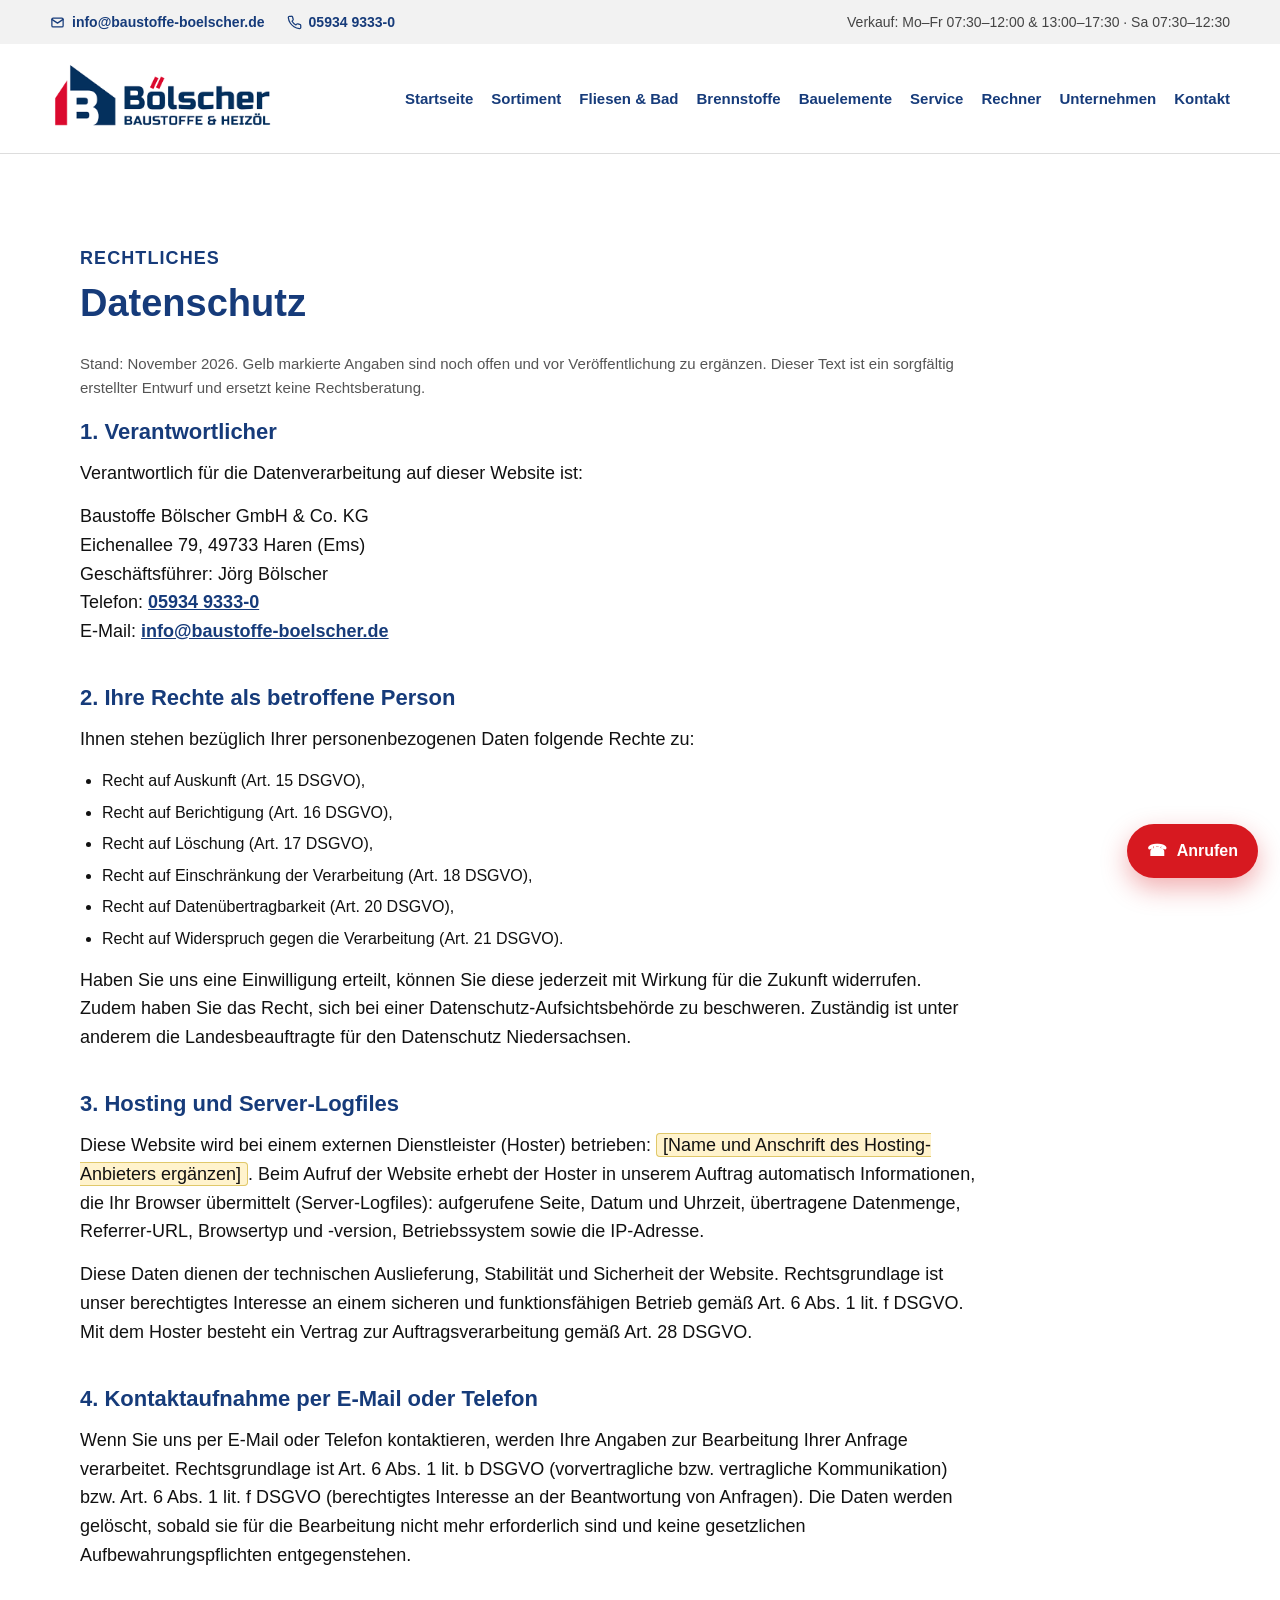
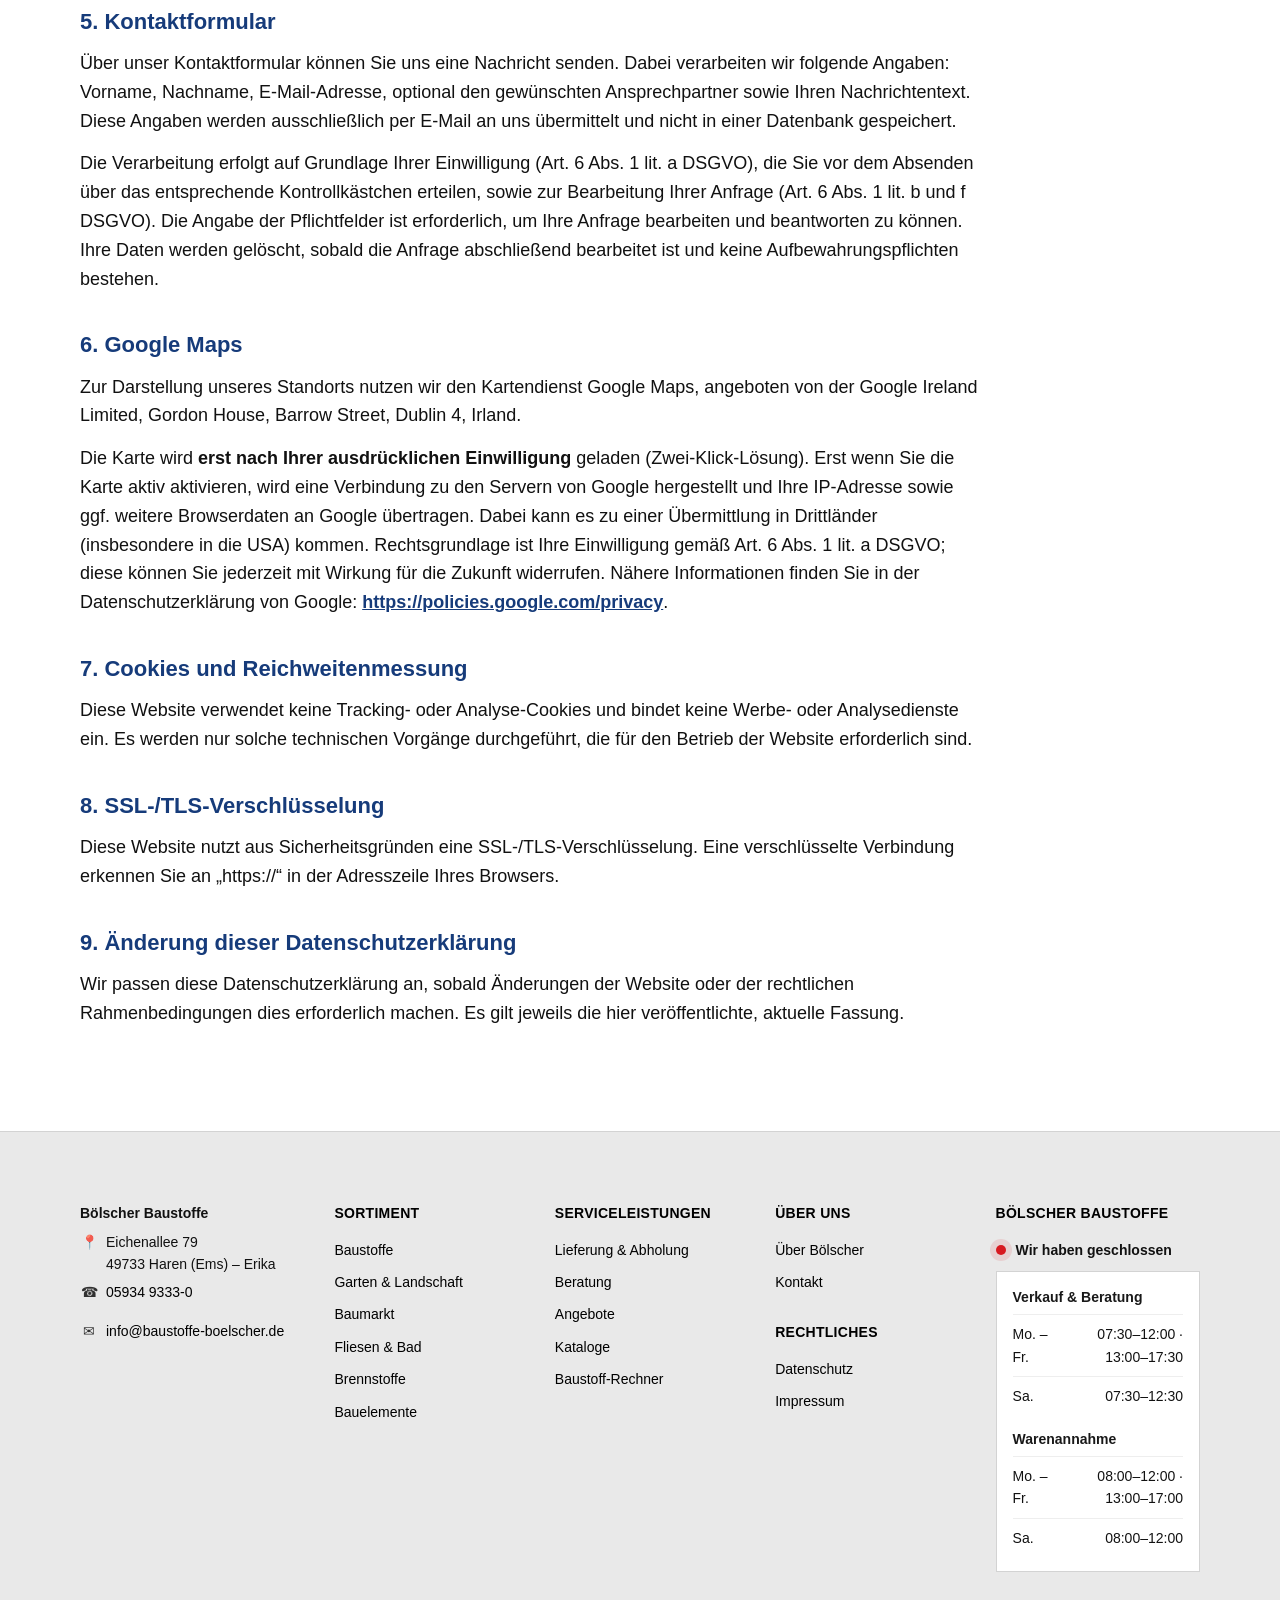
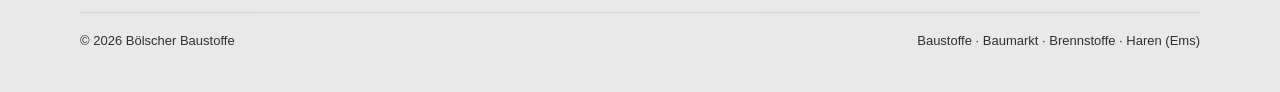
<file: datenschutz.html>
<!doctype html>
<html lang="de">
  <head>
    <meta charset="UTF-8" />
    <meta name="viewport" content="width=device-width, initial-scale=1.0" />
    <title>Bölscher Baustoffe – Datenschutz</title>
    <meta name="description" content="Datenschutzerklärung von Bölscher Baustoffe – Informationen zur Verarbeitung personenbezogener Daten auf dieser Website." />
    <link rel="canonical" href="https://www.baustoffe-boelscher.de/datenschutz.html" />

    <meta property="og:type" content="website" />
    <meta property="og:site_name" content="Bölscher Baustoffe" />
    <meta property="og:locale" content="de_DE" />
    <meta property="og:title" content="Bölscher Baustoffe – Datenschutz" />
    <meta property="og:description" content="Datenschutzerklärung von Bölscher Baustoffe – Informationen zur Verarbeitung personenbezogener Daten auf dieser Website." />
    <meta property="og:url" content="https://www.baustoffe-boelscher.de/datenschutz.html" />
    <meta property="og:image" content="https://www.baustoffe-boelscher.de/assets/img/hero/storefront.jpeg" />
    <meta name="twitter:card" content="summary_large_image" />

    <meta name="theme-color" content="#1f4fa3" />
    <link rel="icon" href="assets/img/logo/logo-signet.jpg" />
    <link rel="stylesheet" href="assets/css/main.css" />
  </head>
  <body>
    <div data-include="partials/header.html"></div>

    <main id="main" tabindex="-1">

    <section class="section">
      <p class="kicker">Rechtliches</p>
      <h1>Datenschutz</h1>

      <div class="legal">
        <p class="muted">
          Stand: November 2026. Gelb markierte Angaben sind noch offen und vor
          Veröffentlichung zu ergänzen. Dieser Text ist ein sorgfältig erstellter
          Entwurf und ersetzt keine Rechtsberatung.
        </p>

        <h3>1. Verantwortlicher</h3>
        <p>
          Verantwortlich für die Datenverarbeitung auf dieser Website ist:
        </p>
        <p>
          Baustoffe Bölscher GmbH &amp; Co. KG<br />
          Eichenallee 79, 49733 Haren (Ems)<br />
          Geschäftsführer: Jörg Bölscher<br />
          Telefon: <a href="tel:+49593493330">05934 9333-0</a><br />
          E-Mail:
          <a href="mailto:info@baustoffe-boelscher.de">info@baustoffe-boelscher.de</a>
        </p>

        <h3>2. Ihre Rechte als betroffene Person</h3>
        <p>Ihnen stehen bezüglich Ihrer personenbezogenen Daten folgende Rechte zu:</p>
        <ul>
          <li>Recht auf Auskunft (Art. 15 DSGVO),</li>
          <li>Recht auf Berichtigung (Art. 16 DSGVO),</li>
          <li>Recht auf Löschung (Art. 17 DSGVO),</li>
          <li>Recht auf Einschränkung der Verarbeitung (Art. 18 DSGVO),</li>
          <li>Recht auf Datenübertragbarkeit (Art. 20 DSGVO),</li>
          <li>Recht auf Widerspruch gegen die Verarbeitung (Art. 21 DSGVO).</li>
        </ul>
        <p>
          Haben Sie uns eine Einwilligung erteilt, können Sie diese jederzeit mit Wirkung
          für die Zukunft widerrufen. Zudem haben Sie das Recht, sich bei einer
          Datenschutz-Aufsichtsbehörde zu beschweren. Zuständig ist unter anderem die
          Landesbeauftragte für den Datenschutz Niedersachsen.
        </p>

        <h3>3. Hosting und Server-Logfiles</h3>
        <p>
          Diese Website wird bei einem externen Dienstleister (Hoster) betrieben:
          <span class="placeholder">[Name und Anschrift des Hosting-Anbieters ergänzen]</span>.
          Beim Aufruf der Website erhebt der Hoster in unserem Auftrag automatisch
          Informationen, die Ihr Browser übermittelt (Server-Logfiles): aufgerufene Seite,
          Datum und Uhrzeit, übertragene Datenmenge, Referrer-URL, Browsertyp und
          -version, Betriebssystem sowie die IP-Adresse.
        </p>
        <p>
          Diese Daten dienen der technischen Auslieferung, Stabilität und Sicherheit der
          Website. Rechtsgrundlage ist unser berechtigtes Interesse an einem sicheren und
          funktionsfähigen Betrieb gemäß Art. 6 Abs. 1 lit. f DSGVO. Mit dem Hoster besteht
          ein Vertrag zur Auftragsverarbeitung gemäß Art. 28 DSGVO.
        </p>

        <h3>4. Kontaktaufnahme per E-Mail oder Telefon</h3>
        <p>
          Wenn Sie uns per E-Mail oder Telefon kontaktieren, werden Ihre Angaben zur
          Bearbeitung Ihrer Anfrage verarbeitet. Rechtsgrundlage ist Art. 6 Abs. 1 lit. b
          DSGVO (vorvertragliche bzw. vertragliche Kommunikation) bzw. Art. 6 Abs. 1 lit. f
          DSGVO (berechtigtes Interesse an der Beantwortung von Anfragen). Die Daten werden
          gelöscht, sobald sie für die Bearbeitung nicht mehr erforderlich sind und keine
          gesetzlichen Aufbewahrungspflichten entgegenstehen.
        </p>

        <h3>5. Kontaktformular</h3>
        <p>
          Über unser Kontaktformular können Sie uns eine Nachricht senden. Dabei verarbeiten
          wir folgende Angaben: Vorname, Nachname, E-Mail-Adresse, optional den gewünschten
          Ansprechpartner sowie Ihren Nachrichtentext. Diese Angaben werden ausschließlich
          per E-Mail an uns übermittelt und nicht in einer Datenbank gespeichert.
        </p>
        <p>
          Die Verarbeitung erfolgt auf Grundlage Ihrer Einwilligung (Art. 6 Abs. 1 lit. a
          DSGVO), die Sie vor dem Absenden über das entsprechende Kontrollkästchen erteilen,
          sowie zur Bearbeitung Ihrer Anfrage (Art. 6 Abs. 1 lit. b und f DSGVO). Die Angabe
          der Pflichtfelder ist erforderlich, um Ihre Anfrage bearbeiten und beantworten zu
          können. Ihre Daten werden gelöscht, sobald die Anfrage abschließend bearbeitet ist
          und keine Aufbewahrungspflichten bestehen.
        </p>

        <h3>6. Google Maps</h3>
        <p>
          Zur Darstellung unseres Standorts nutzen wir den Kartendienst Google Maps,
          angeboten von der Google Ireland Limited, Gordon House, Barrow Street, Dublin 4,
          Irland.
        </p>
        <p>
          Die Karte wird <strong>erst nach Ihrer ausdrücklichen Einwilligung</strong> geladen
          (Zwei-Klick-Lösung). Erst wenn Sie die Karte aktiv aktivieren, wird eine Verbindung
          zu den Servern von Google hergestellt und Ihre IP-Adresse sowie ggf. weitere
          Browserdaten an Google übertragen. Dabei kann es zu einer Übermittlung in Drittländer
          (insbesondere in die USA) kommen. Rechtsgrundlage ist Ihre Einwilligung gemäß
          Art. 6 Abs. 1 lit. a DSGVO; diese können Sie jederzeit mit Wirkung für die Zukunft
          widerrufen. Nähere Informationen finden Sie in der Datenschutzerklärung von Google:
          <a
            href="https://policies.google.com/privacy"
            target="_blank"
            rel="noopener noreferrer"
            >https://policies.google.com/privacy</a
          >.
        </p>

        <h3>7. Cookies und Reichweitenmessung</h3>
        <p>
          Diese Website verwendet keine Tracking- oder Analyse-Cookies und bindet keine
          Werbe- oder Analysedienste ein. Es werden nur solche technischen Vorgänge
          durchgeführt, die für den Betrieb der Website erforderlich sind.
        </p>

        <h3>8. SSL-/TLS-Verschlüsselung</h3>
        <p>
          Diese Website nutzt aus Sicherheitsgründen eine SSL-/TLS-Verschlüsselung. Eine
          verschlüsselte Verbindung erkennen Sie an „https://“ in der Adresszeile Ihres
          Browsers.
        </p>

        <h3>9. Änderung dieser Datenschutzerklärung</h3>
        <p>
          Wir passen diese Datenschutzerklärung an, sobald Änderungen der Website oder der
          rechtlichen Rahmenbedingungen dies erforderlich machen. Es gilt jeweils die hier
          veröffentlichte, aktuelle Fassung.
        </p>
      </div>
    </section>

    </main>

    <div data-include="partials/footer.html"></div>

    <script src="assets/js/include.js"></script>
    <script src="assets/js/main.js"></script>
  </body>
</html>
</file>
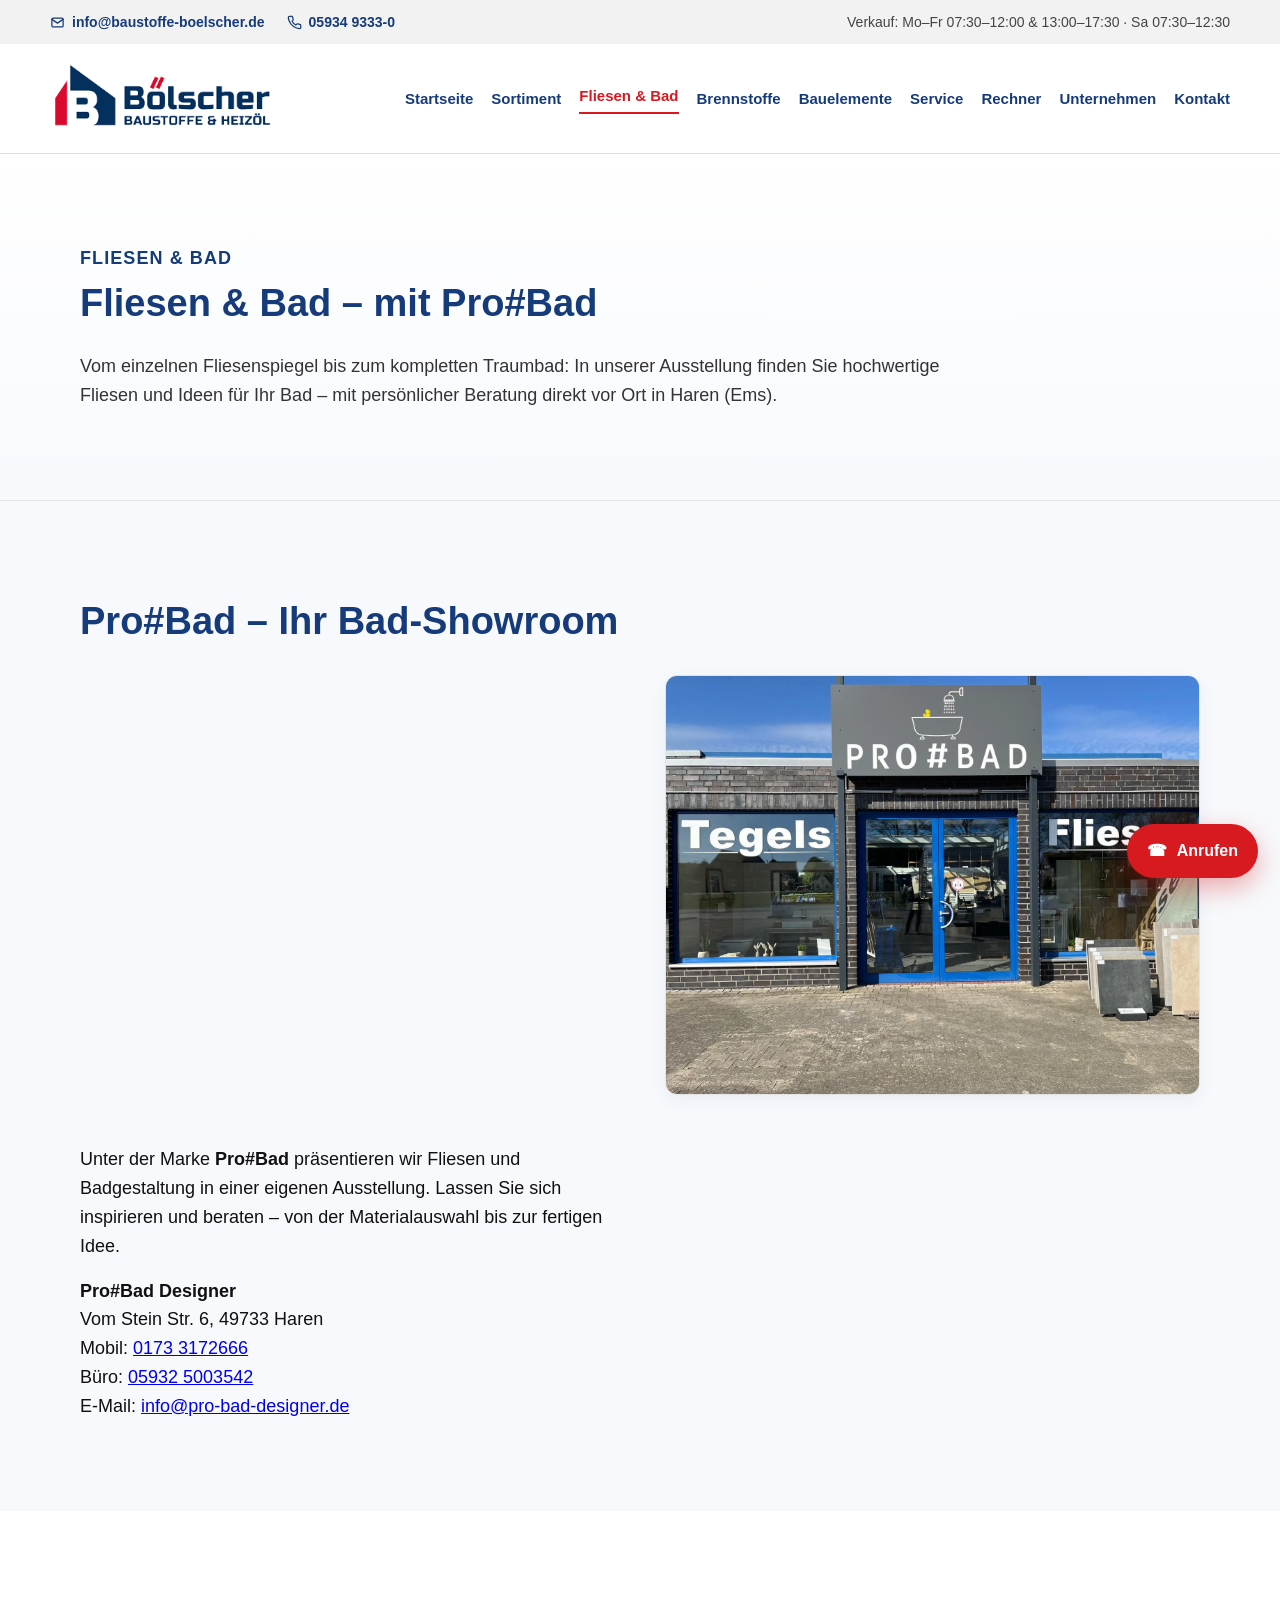
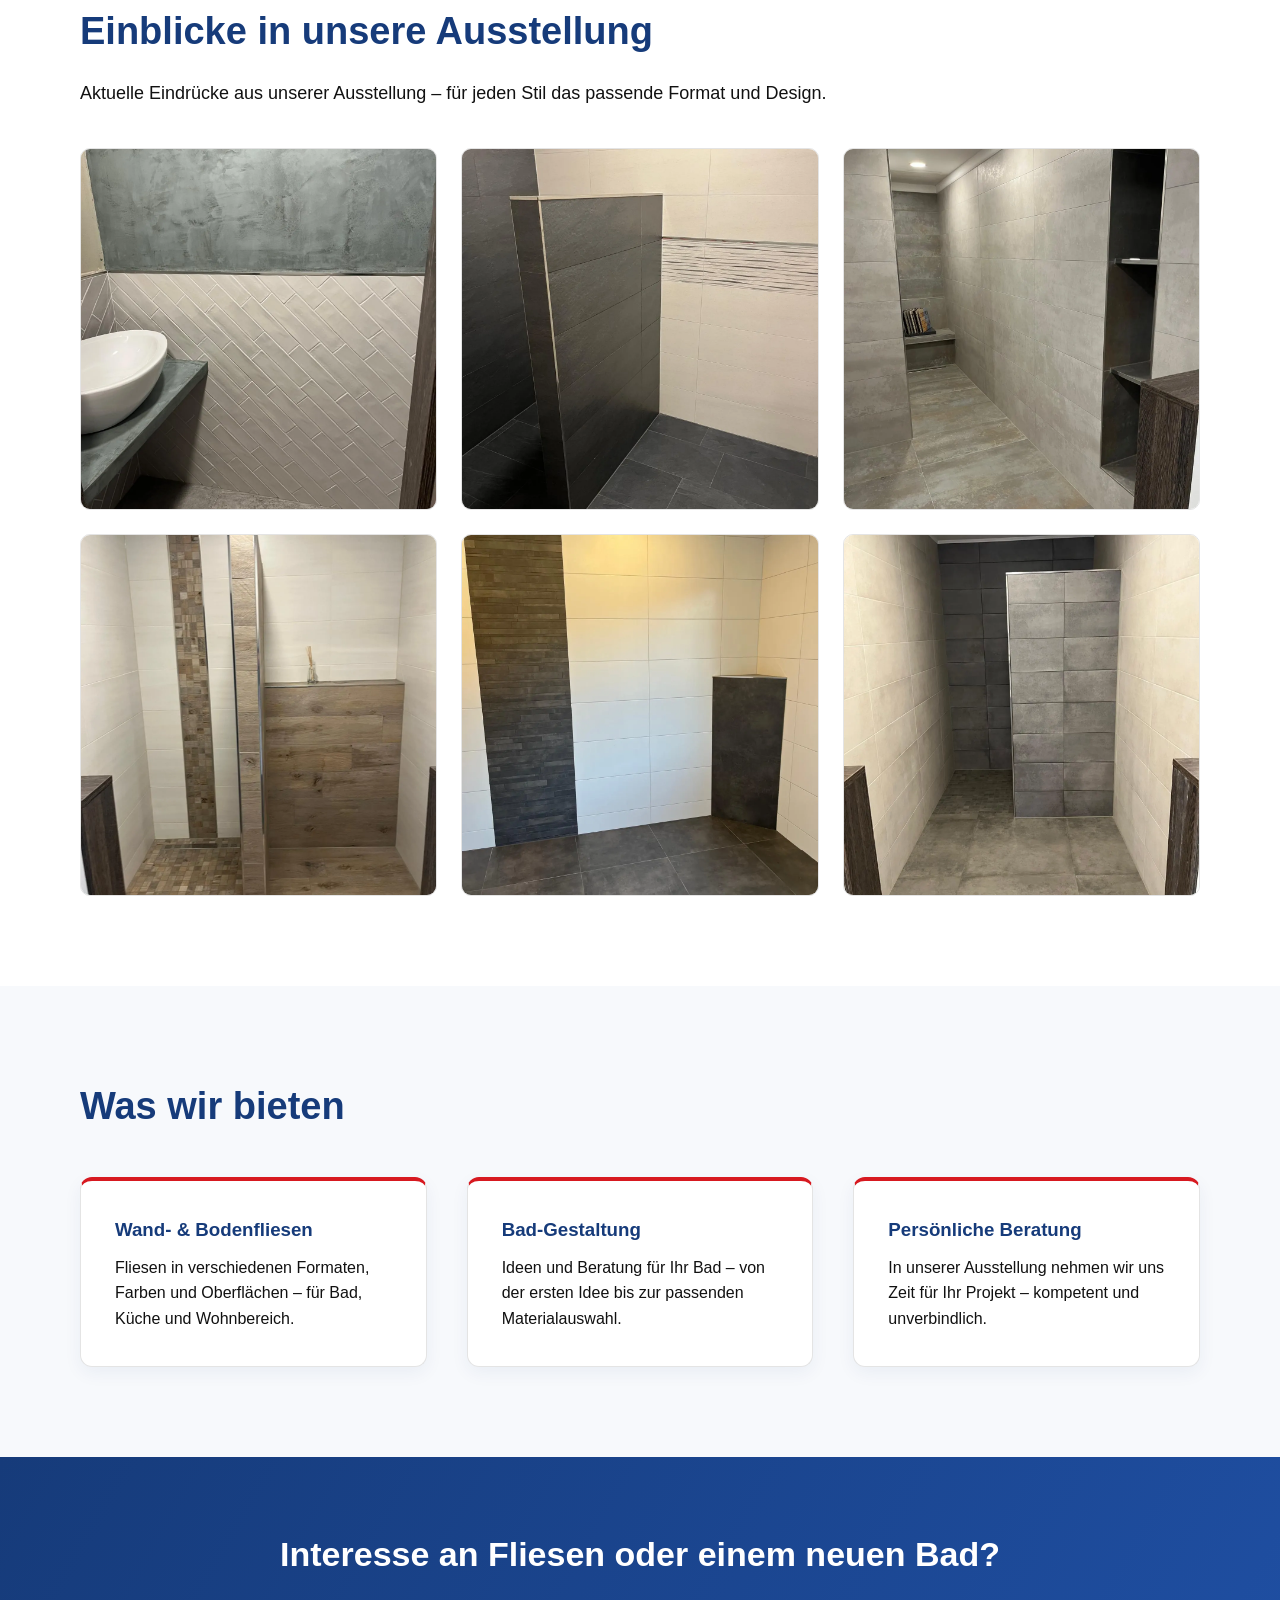
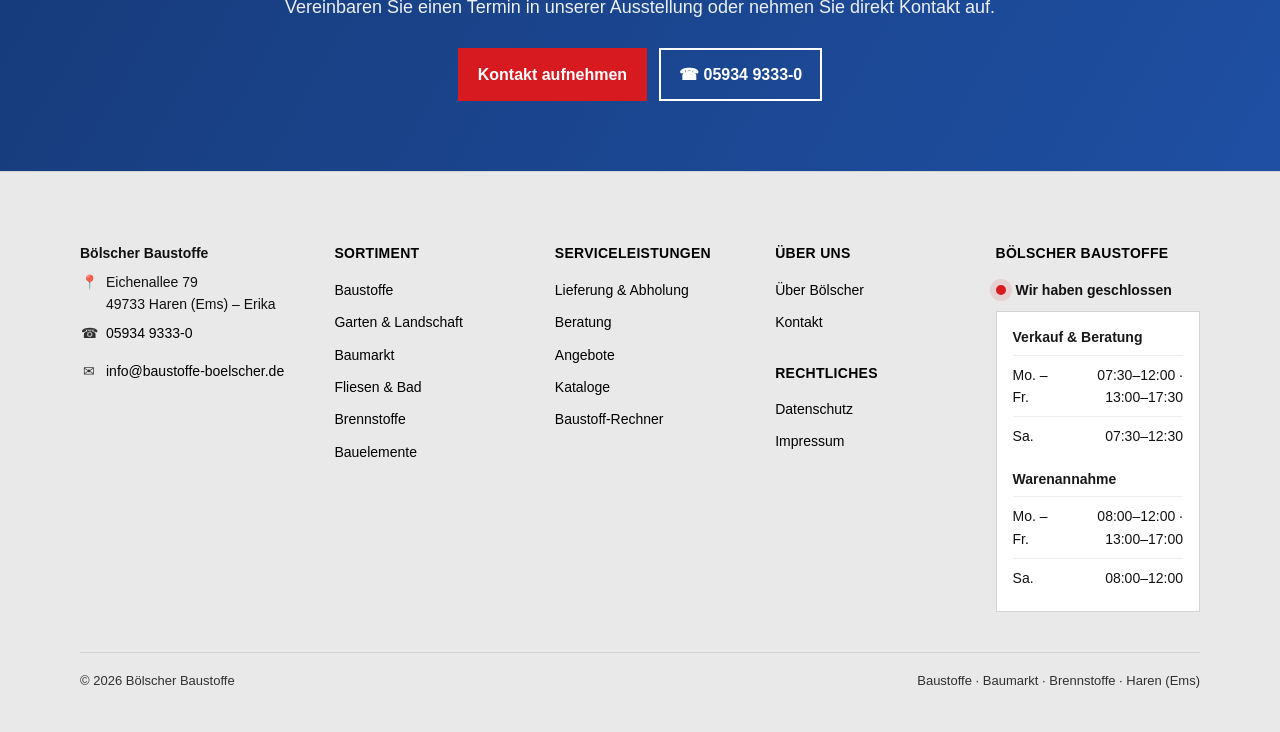
<file: fliesen-bad.html>
<!doctype html>
<html lang="de">
  <head>
    <meta charset="UTF-8" />
    <meta name="viewport" content="width=device-width, initial-scale=1.0" />
    <title>Bölscher Baustoffe – Fliesen &amp; Bad</title>
    <meta name="description" content="Fliesen &amp; Bad mit Pro#Bad bei Bölscher Baustoffe in Haren (Ems): Wand- &amp; Bodenfliesen, Badgestaltung und Beratung in der Ausstellung." />
    <link rel="canonical" href="https://www.baustoffe-boelscher.de/fliesen-bad.html" />

    <meta property="og:type" content="website" />
    <meta property="og:site_name" content="Bölscher Baustoffe" />
    <meta property="og:locale" content="de_DE" />
    <meta property="og:title" content="Bölscher Baustoffe – Fliesen &amp; Bad" />
    <meta property="og:description" content="Fliesen &amp; Bad mit Pro#Bad bei Bölscher Baustoffe in Haren (Ems): Wand- &amp; Bodenfliesen, Badgestaltung und Beratung in der Ausstellung." />
    <meta property="og:url" content="https://www.baustoffe-boelscher.de/fliesen-bad.html" />
    <meta property="og:image" content="https://www.baustoffe-boelscher.de/assets/img/hero/storefront.jpeg" />
    <meta name="twitter:card" content="summary_large_image" />

    <meta name="theme-color" content="#1f4fa3" />
    <link rel="icon" href="assets/img/logo/logo-signet.jpg" />
    <link rel="stylesheet" href="assets/css/main.css" />
  </head>
  <body>
    <div data-include="partials/header.html"></div>

    <main id="main" tabindex="-1">

    <!-- Intro -->
    <section class="section contact-hero reveal">
      <p class="kicker">Fliesen &amp; Bad</p>
      <h1>Fliesen &amp; Bad – mit Pro#Bad</h1>
      <p class="lead">
        Vom einzelnen Fliesenspiegel bis zum kompletten Traumbad: In unserer
        Ausstellung finden Sie hochwertige Fliesen und Ideen für Ihr Bad – mit
        persönlicher Beratung direkt vor Ort in Haren (Ems).
      </p>
    </section>

    <!-- Pro#Bad -->
    <section class="section gray reveal" id="pro-bad">
      <h2>Pro#Bad – Ihr Bad-Showroom</h2>
      <div class="news-grid">
        <picture>
          <source srcset="assets/img/fliesen/pro-bad.webp" type="image/webp" />
          <img
            src="assets/img/fliesen/pro-bad.jpeg"
            alt="Eingang des Pro#Bad Fliesen- und Bad-Showrooms"
            width="1600"
            height="1200"
            loading="lazy"
            decoding="async"
          />
        </picture>
        <div>
          <p>
            Unter der Marke <strong>Pro#Bad</strong> präsentieren wir Fliesen und
            Badgestaltung in einer eigenen Ausstellung. Lassen Sie sich inspirieren
            und beraten – von der Materialauswahl bis zur fertigen Idee.
          </p>
          <p style="margin-top: 16px">
            <strong>Pro#Bad Designer</strong><br />
            Vom Stein Str. 6, 49733 Haren<br />
            Mobil: <a href="tel:+491733172666">0173 3172666</a><br />
            Büro: <a href="tel:+4959325003542">05932 5003542</a><br />
            E-Mail:
            <a href="mailto:info@pro-bad-designer.de">info@pro-bad-designer.de</a>
          </p>
        </div>
      </div>
    </section>

    <!-- Galerie (vorhandene Pro#Bad-/Fliesen-Bilder) -->
    <section class="section reveal" id="ausstellung">
      <h2>Einblicke in unsere Ausstellung</h2>
      <p>
        Aktuelle Eindrücke aus unserer Ausstellung – für jeden Stil das passende
        Format und Design.
      </p>
      <div class="gallery">
        <figure>
          <picture>
            <source srcset="assets/img/fliesen/fliesen-1.webp" type="image/webp" />
            <img
              src="assets/img/fliesen/fliesen-1.jpeg"
              alt="Modern gefliestes Badezimmer mit Waschbecken"
              width="1200"
              height="1600"
              loading="lazy"
              decoding="async"
            />
          </picture>
        </figure>
        <figure>
          <picture>
            <source srcset="assets/img/fliesen/fliesen-2.webp" type="image/webp" />
            <img
              src="assets/img/fliesen/fliesen-2.jpeg"
              alt="Fliesengestaltung im Badezimmer"
              width="1200"
              height="1600"
              loading="lazy"
              decoding="async"
            />
          </picture>
        </figure>
        <figure>
          <picture>
            <source srcset="assets/img/fliesen/fliesen-3.webp" type="image/webp" />
            <img
              src="assets/img/fliesen/fliesen-3.jpeg"
              alt="Wand- und Bodenfliesen in der Ausstellung"
              width="1200"
              height="1600"
              loading="lazy"
              decoding="async"
            />
          </picture>
        </figure>
        <figure>
          <picture>
            <source srcset="assets/img/fliesen/fliesen-4.webp" type="image/webp" />
            <img
              src="assets/img/fliesen/fliesen-4.jpeg"
              alt="Badgestaltung mit modernen Fliesen"
              width="1200"
              height="1600"
              loading="lazy"
              decoding="async"
            />
          </picture>
        </figure>
        <figure>
          <picture>
            <source srcset="assets/img/fliesen/fliesen-5.webp" type="image/webp" />
            <img
              src="assets/img/fliesen/fliesen-5.jpeg"
              alt="Fliesenmuster in der Ausstellung"
              width="1200"
              height="1600"
              loading="lazy"
              decoding="async"
            />
          </picture>
        </figure>
        <figure>
          <picture>
            <source srcset="assets/img/fliesen/fliesen-6.webp" type="image/webp" />
            <img
              src="assets/img/fliesen/fliesen-6.jpeg"
              alt="Detailansicht einer Fliesengestaltung"
              width="1200"
              height="1600"
              loading="lazy"
              decoding="async"
            />
          </picture>
        </figure>
      </div>
    </section>

    <!-- Leistungen -->
    <section class="section gray reveal">
      <h2>Was wir bieten</h2>
      <div class="tiles">
        <div class="tile">
          <h3>Wand- &amp; Bodenfliesen</h3>
          Fliesen in verschiedenen Formaten, Farben und Oberflächen – für Bad, Küche
          und Wohnbereich.
        </div>
        <div class="tile">
          <h3>Bad-Gestaltung</h3>
          Ideen und Beratung für Ihr Bad – von der ersten Idee bis zur passenden
          Materialauswahl.
        </div>
        <div class="tile">
          <h3>Persönliche Beratung</h3>
          In unserer Ausstellung nehmen wir uns Zeit für Ihr Projekt – kompetent und
          unverbindlich.
        </div>
      </div>
    </section>

    <!-- CTA -->
    <section class="cta-band reveal">
      <h2>Interesse an Fliesen oder einem neuen Bad?</h2>
      <p>
        Vereinbaren Sie einen Termin in unserer Ausstellung oder nehmen Sie direkt
        Kontakt auf.
      </p>
      <div class="hero-actions">
        <a class="btn primary" href="kontakt.html">Kontakt aufnehmen</a>
        <a class="btn" href="tel:+49593493330">☎ 05934 9333-0</a>
      </div>
    </section>

    </main>

    <div data-include="partials/footer.html"></div>

    <script src="assets/js/include.js"></script>
    <script src="assets/js/main.js"></script>
  </body>
</html>
</file>
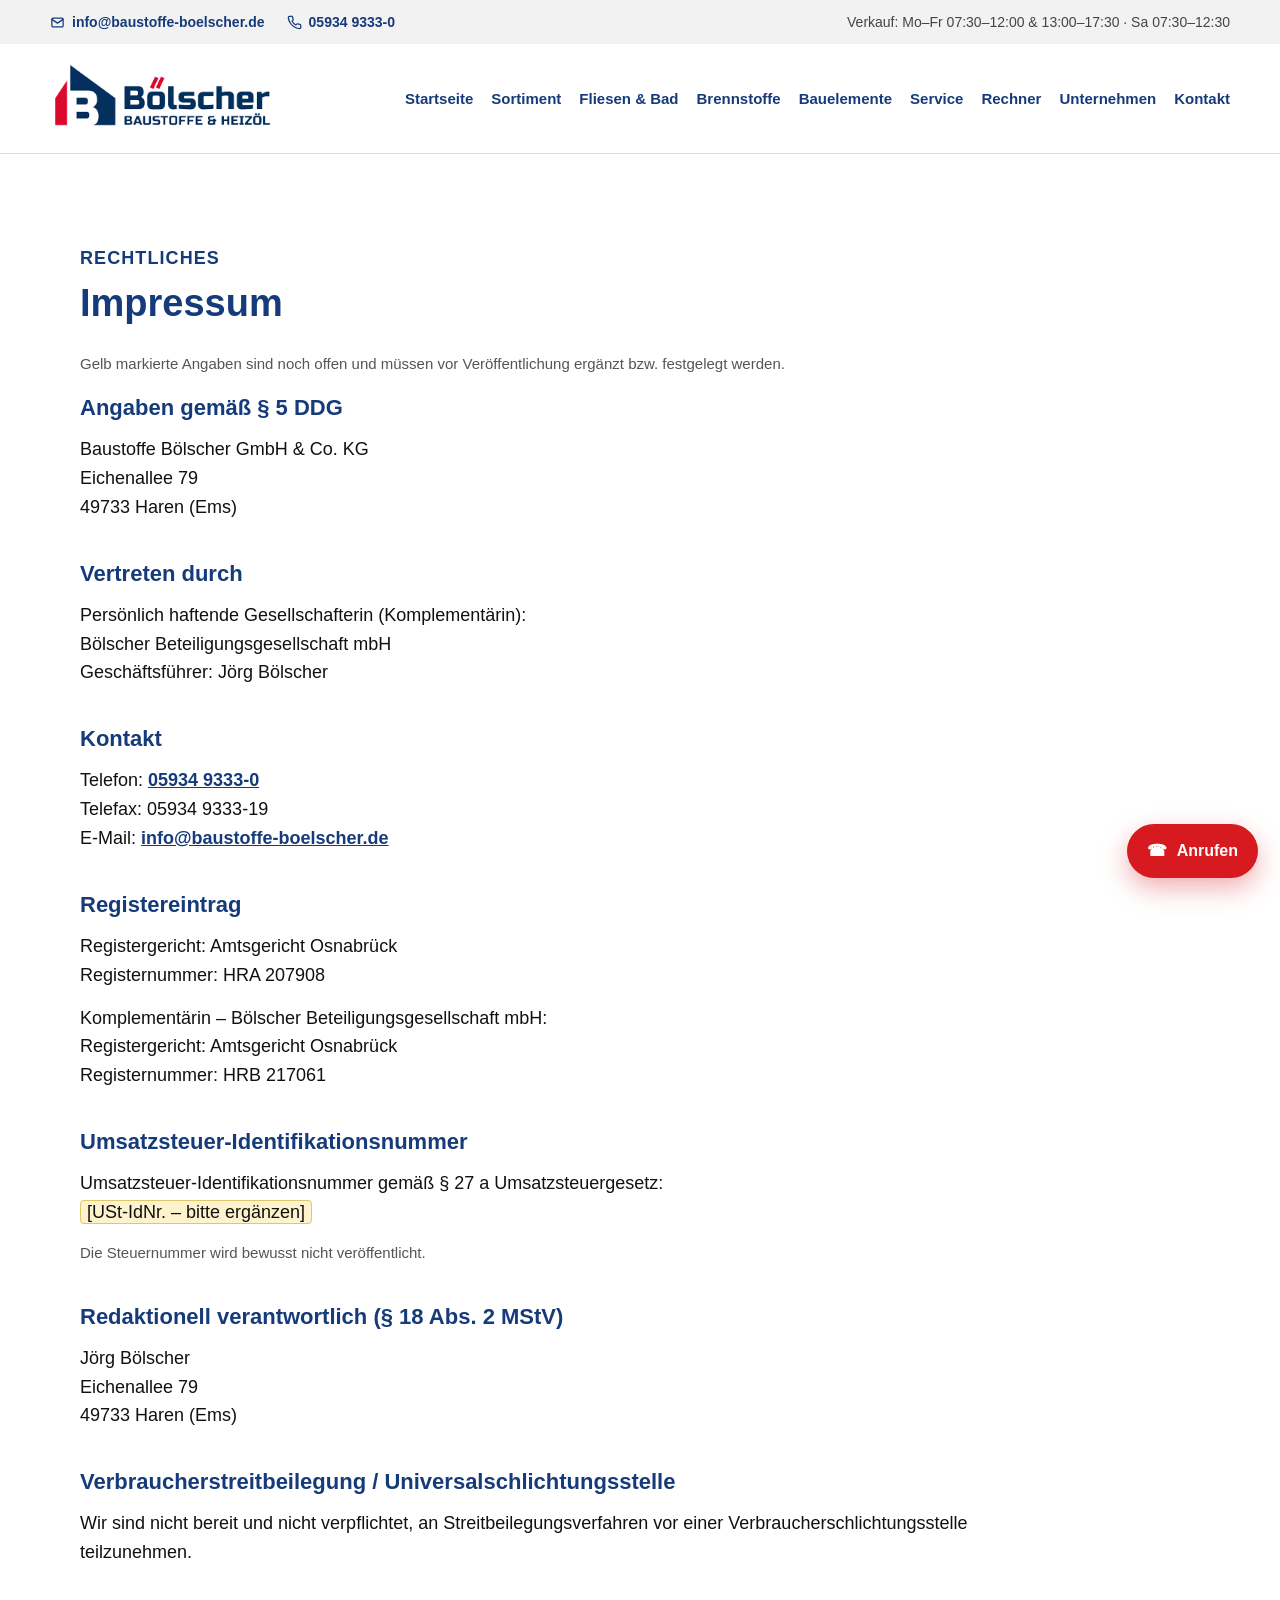
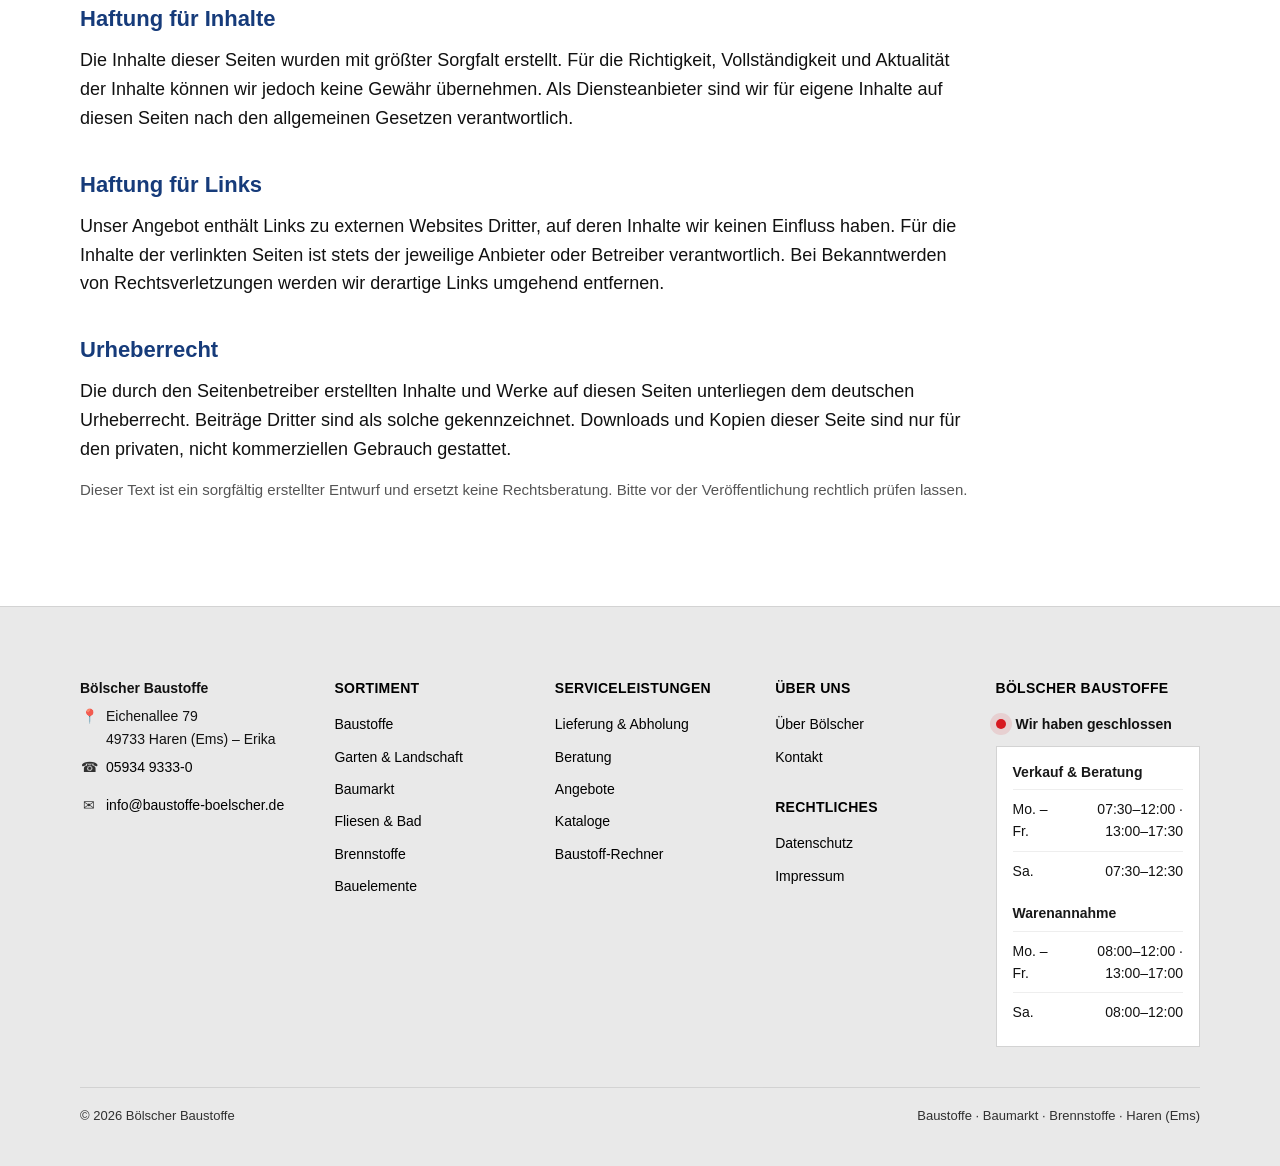
<file: impressum.html>
<!doctype html>
<html lang="de">
  <head>
    <meta charset="UTF-8" />
    <meta name="viewport" content="width=device-width, initial-scale=1.0" />
    <title>Bölscher Baustoffe – Impressum</title>
    <meta name="description" content="Impressum der Baustoffe Bölscher GmbH &amp; Co. KG, Eichenallee 79, 49733 Haren (Ems)." />
    <link rel="canonical" href="https://www.baustoffe-boelscher.de/impressum.html" />

    <meta property="og:type" content="website" />
    <meta property="og:site_name" content="Bölscher Baustoffe" />
    <meta property="og:locale" content="de_DE" />
    <meta property="og:title" content="Bölscher Baustoffe – Impressum" />
    <meta property="og:description" content="Impressum der Baustoffe Bölscher GmbH &amp; Co. KG, Eichenallee 79, 49733 Haren (Ems)." />
    <meta property="og:url" content="https://www.baustoffe-boelscher.de/impressum.html" />
    <meta property="og:image" content="https://www.baustoffe-boelscher.de/assets/img/hero/storefront.jpeg" />
    <meta name="twitter:card" content="summary_large_image" />

    <meta name="theme-color" content="#1f4fa3" />
    <link rel="icon" href="assets/img/logo/logo-signet.jpg" />
    <link rel="stylesheet" href="assets/css/main.css" />
  </head>
  <body>
    <div data-include="partials/header.html"></div>

    <main id="main" tabindex="-1">

    <section class="section">
      <p class="kicker">Rechtliches</p>
      <h1>Impressum</h1>

      <div class="legal">
        <p class="muted">
          Gelb markierte Angaben sind noch offen und müssen vor Veröffentlichung
          ergänzt bzw. festgelegt werden.
        </p>

        <h3>Angaben gemäß § 5 DDG</h3>
        <p>
          Baustoffe Bölscher GmbH &amp; Co. KG<br />
          Eichenallee 79<br />
          49733 Haren (Ems)
        </p>

        <h3>Vertreten durch</h3>
        <p>
          Persönlich haftende Gesellschafterin (Komplementärin):<br />
          Bölscher Beteiligungsgesellschaft mbH<br />
          Geschäftsführer: Jörg Bölscher
        </p>

        <h3>Kontakt</h3>
        <p>
          Telefon: <a href="tel:+49593493330">05934 9333-0</a><br />
          Telefax: 05934 9333-19<br />
          E-Mail:
          <a href="mailto:info@baustoffe-boelscher.de">info@baustoffe-boelscher.de</a>
        </p>

        <h3>Registereintrag</h3>
        <p>
          Registergericht: Amtsgericht Osnabrück<br />
          Registernummer: HRA 207908
        </p>
        <p>
          Komplementärin – Bölscher Beteiligungsgesellschaft mbH:<br />
          Registergericht: Amtsgericht Osnabrück<br />
          Registernummer: HRB 217061
        </p>

        <h3>Umsatzsteuer-Identifikationsnummer</h3>
        <p>
          Umsatzsteuer-Identifikationsnummer gemäß § 27 a Umsatzsteuergesetz:<br />
          <span class="placeholder">[USt-IdNr. – bitte ergänzen]</span>
        </p>
        <p class="muted">Die Steuernummer wird bewusst nicht veröffentlicht.</p>

        <h3>Redaktionell verantwortlich (§ 18 Abs. 2 MStV)</h3>
        <p>
          Jörg Bölscher<br />
          Eichenallee 79<br />
          49733 Haren (Ems)
        </p>

        <h3>Verbraucherstreitbeilegung / Universalschlichtungsstelle</h3>
        <p>
          Wir sind nicht bereit und nicht verpflichtet, an Streitbeilegungsverfahren
          vor einer Verbraucherschlichtungsstelle teilzunehmen.
        </p>

        <h3>Haftung für Inhalte</h3>
        <p>
          Die Inhalte dieser Seiten wurden mit größter Sorgfalt erstellt. Für die
          Richtigkeit, Vollständigkeit und Aktualität der Inhalte können wir jedoch keine
          Gewähr übernehmen. Als Diensteanbieter sind wir für eigene Inhalte auf diesen
          Seiten nach den allgemeinen Gesetzen verantwortlich.
        </p>

        <h3>Haftung für Links</h3>
        <p>
          Unser Angebot enthält Links zu externen Websites Dritter, auf deren Inhalte wir
          keinen Einfluss haben. Für die Inhalte der verlinkten Seiten ist stets der
          jeweilige Anbieter oder Betreiber verantwortlich. Bei Bekanntwerden von
          Rechtsverletzungen werden wir derartige Links umgehend entfernen.
        </p>

        <h3>Urheberrecht</h3>
        <p>
          Die durch den Seitenbetreiber erstellten Inhalte und Werke auf diesen Seiten
          unterliegen dem deutschen Urheberrecht. Beiträge Dritter sind als solche
          gekennzeichnet. Downloads und Kopien dieser Seite sind nur für den privaten,
          nicht kommerziellen Gebrauch gestattet.
        </p>

        <p class="muted">
          Dieser Text ist ein sorgfältig erstellter Entwurf und ersetzt keine
          Rechtsberatung. Bitte vor der Veröffentlichung rechtlich prüfen lassen.
        </p>
      </div>
    </section>

    </main>

    <div data-include="partials/footer.html"></div>

    <script src="assets/js/include.js"></script>
    <script src="assets/js/main.js"></script>
  </body>
</html>
</file>
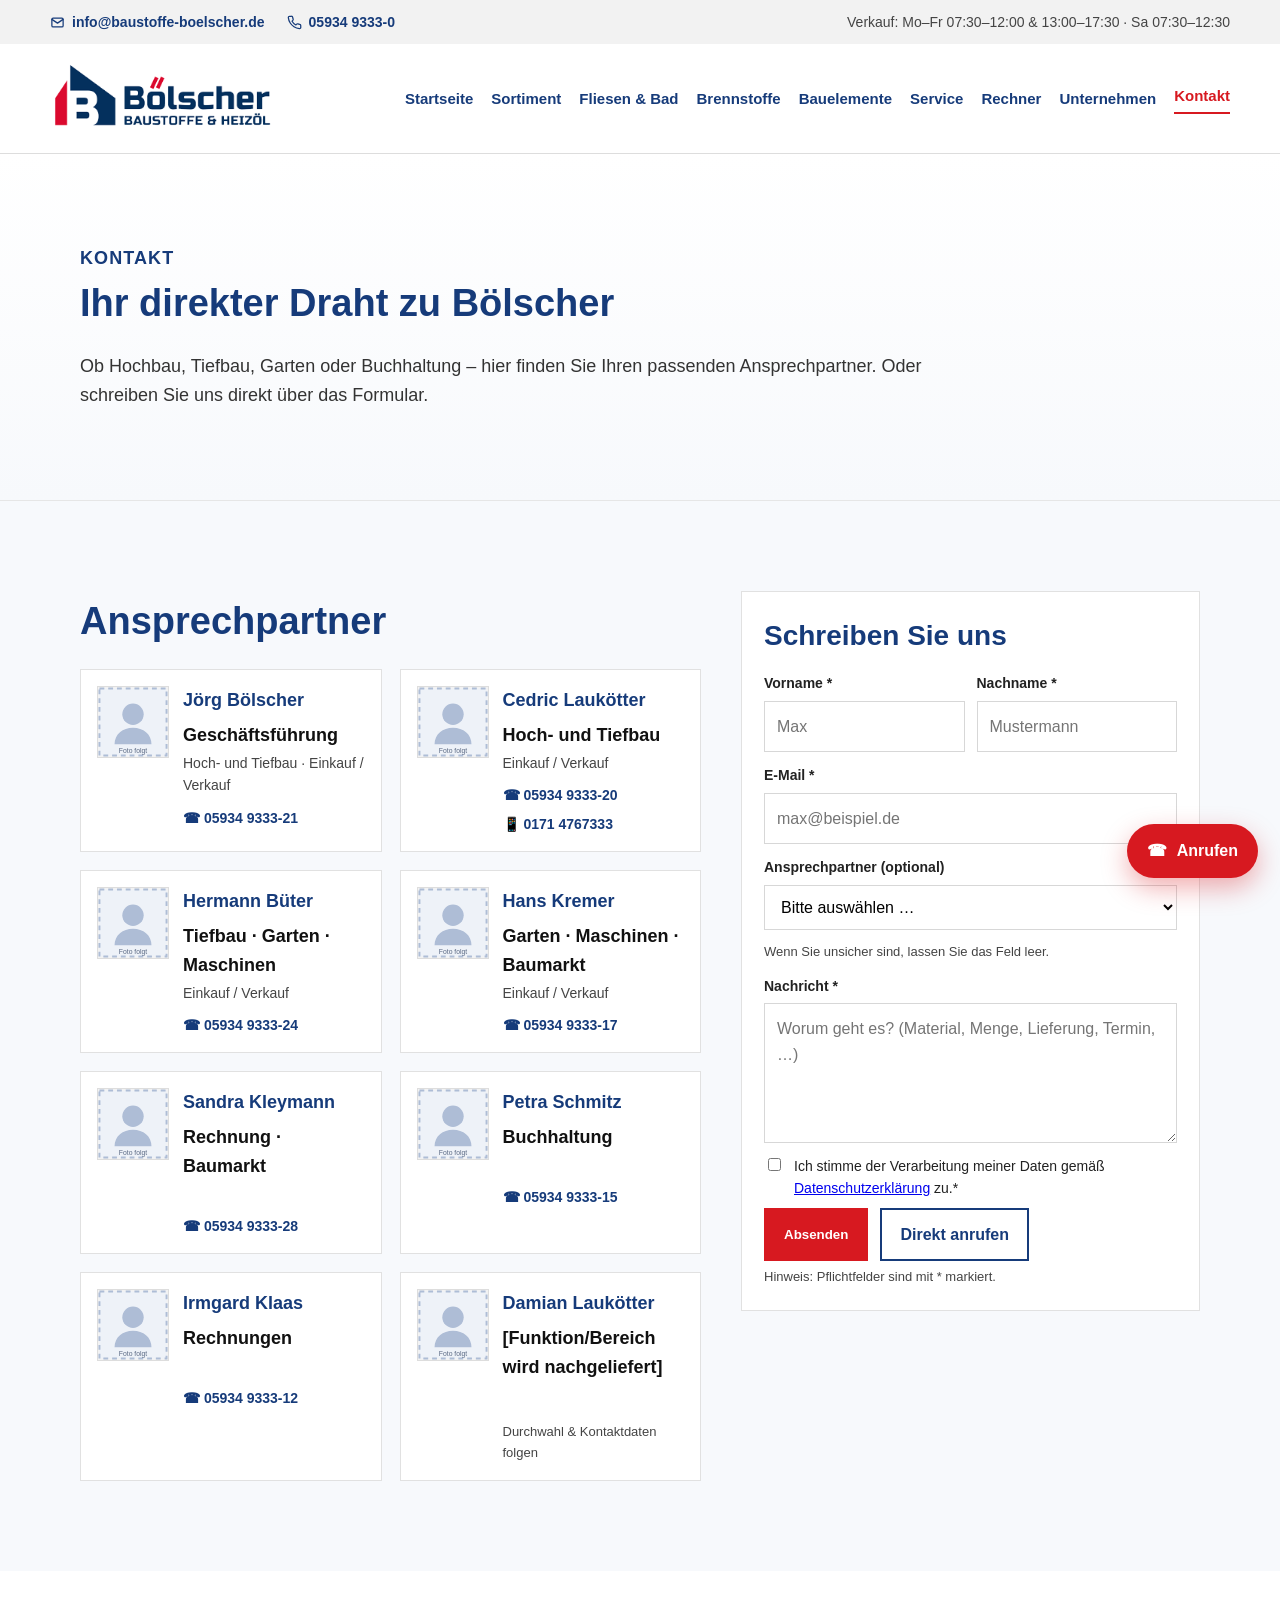
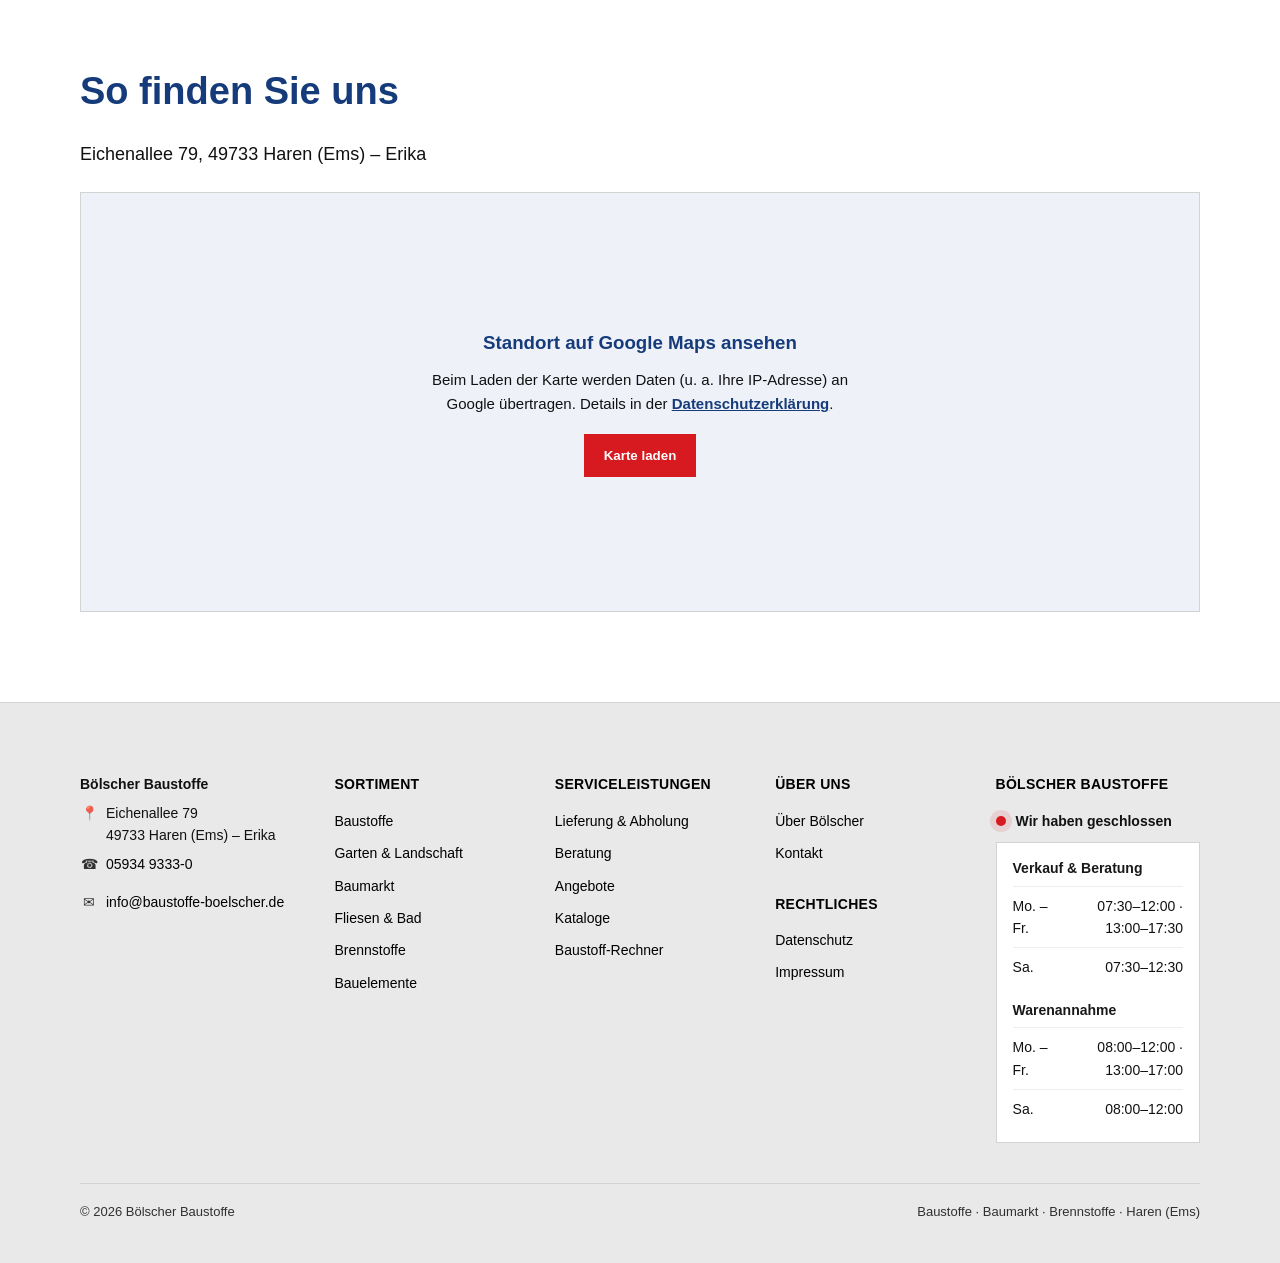
<file: kontakt.html>
<!doctype html>
<html lang="de">
  <head>
    <meta charset="UTF-8" />
    <meta name="viewport" content="width=device-width, initial-scale=1.0" />
    <title>Bölscher Baustoffe – Kontakt</title>
    <meta name="description" content="Kontakt zu Bölscher Baustoffe in Haren (Ems): Ansprechpartner, Telefon 05934 9333-0, E-Mail und Kontaktformular." />
    <link rel="canonical" href="https://www.baustoffe-boelscher.de/kontakt.html" />

    <meta property="og:type" content="website" />
    <meta property="og:site_name" content="Bölscher Baustoffe" />
    <meta property="og:locale" content="de_DE" />
    <meta property="og:title" content="Bölscher Baustoffe – Kontakt" />
    <meta property="og:description" content="Kontakt zu Bölscher Baustoffe in Haren (Ems): Ansprechpartner, Telefon 05934 9333-0, E-Mail und Kontaktformular." />
    <meta property="og:url" content="https://www.baustoffe-boelscher.de/kontakt.html" />
    <meta property="og:image" content="https://www.baustoffe-boelscher.de/assets/img/hero/storefront.jpeg" />
    <meta name="twitter:card" content="summary_large_image" />

    <meta name="theme-color" content="#1f4fa3" />
    <link rel="icon" href="assets/img/logo/logo-signet.jpg" />
    <link rel="stylesheet" href="assets/css/main.css" />
  </head>
  <body>
    <div data-include="partials/header.html"></div>

    <main id="main" tabindex="-1">

    <!-- Kleiner Kontakt-Hero -->
    <section class="section contact-hero reveal">
      <p class="kicker">Kontakt</p>
      <h1>Ihr direkter Draht zu Bölscher</h1>
      <p class="lead">
        Ob Hochbau, Tiefbau, Garten oder Buchhaltung – hier finden Sie Ihren
        passenden Ansprechpartner. Oder schreiben Sie uns direkt über das
        Formular.
      </p>
    </section>

    <!-- Ansprechpartner + Formular -->
    <section class="section gray reveal">
      <div class="contact-page">
        <!-- Linke Spalte: Ansprechpartner -->
        <div>
          <h2>Ansprechpartner</h2>

          <div class="people-grid">
            <article class="person-card" id="joerg-boelscher">
              <div class="person-photo">
                <img
                  src="assets/img/placeholder/portrait.svg"
                  alt=""
                  width="72"
                  height="72"
                  loading="lazy"
                  decoding="async"
                />
              </div>
              <div class="person-meta">
                <h3>Jörg Bölscher</h3>
                <p class="role">Geschäftsführung</p>
                <p class="dept">Hoch- und Tiefbau · Einkauf / Verkauf</p>
                <div class="links">
                  <a href="tel:+495934933321">☎ 05934 9333-21</a>
                </div>
              </div>
            </article>

            <article class="person-card" id="cedric-laukötter">
              <div class="person-photo">
                <img
                  src="assets/img/placeholder/portrait.svg"
                  alt=""
                  width="72"
                  height="72"
                  loading="lazy"
                  decoding="async"
                />
              </div>
              <div class="person-meta">
                <h3>Cedric Laukötter</h3>
                <p class="role">Hoch- und Tiefbau</p>
                <p class="dept">Einkauf / Verkauf</p>
                <div class="links">
                  <a href="tel:+495934933320">☎ 05934 9333-20</a>
                  <a href="tel:+491714767333">📱 0171 4767333</a>
                </div>
              </div>
            </article>

            <article class="person-card" id="hermann-bueter">
              <div class="person-photo">
                <img
                  src="assets/img/placeholder/portrait.svg"
                  alt=""
                  width="72"
                  height="72"
                  loading="lazy"
                  decoding="async"
                />
              </div>
              <div class="person-meta">
                <h3>Hermann Büter</h3>
                <p class="role">Tiefbau · Garten · Maschinen</p>
                <p class="dept">Einkauf / Verkauf</p>
                <div class="links">
                  <a href="tel:+495934933324">☎ 05934 9333-24</a>
                </div>
              </div>
            </article>

            <article class="person-card" id="hans-kremer">
              <div class="person-photo">
                <img
                  src="assets/img/placeholder/portrait.svg"
                  alt=""
                  width="72"
                  height="72"
                  loading="lazy"
                  decoding="async"
                />
              </div>
              <div class="person-meta">
                <h3>Hans Kremer</h3>
                <p class="role">Garten · Maschinen · Baumarkt</p>
                <p class="dept">Einkauf / Verkauf</p>
                <div class="links">
                  <a href="tel:+495934933317">☎ 05934 9333-17</a>
                </div>
              </div>
            </article>

            <article class="person-card" id="sandra-kleymann">
              <div class="person-photo">
                <img
                  src="assets/img/placeholder/portrait.svg"
                  alt=""
                  width="72"
                  height="72"
                  loading="lazy"
                  decoding="async"
                />
              </div>
              <div class="person-meta">
                <h3>Sandra Kleymann</h3>
                <p class="role">Rechnung · Baumarkt</p>
                <p class="dept">&nbsp;</p>
                <div class="links">
                  <a href="tel:+495934933328">☎ 05934 9333-28</a>
                </div>
              </div>
            </article>

            <article class="person-card" id="petra-schmitz">
              <div class="person-photo">
                <img
                  src="assets/img/placeholder/portrait.svg"
                  alt=""
                  width="72"
                  height="72"
                  loading="lazy"
                  decoding="async"
                />
              </div>
              <div class="person-meta">
                <h3>Petra Schmitz</h3>
                <p class="role">Buchhaltung</p>
                <p class="dept">&nbsp;</p>
                <div class="links">
                  <a href="tel:+495934933315">☎ 05934 9333-15</a>
                </div>
              </div>
            </article>

            <article class="person-card" id="irmgard-klaas">
              <div class="person-photo">
                <img
                  src="assets/img/placeholder/portrait.svg"
                  alt=""
                  width="72"
                  height="72"
                  loading="lazy"
                  decoding="async"
                />
              </div>
              <div class="person-meta">
                <h3>Irmgard Klaas</h3>
                <p class="role">Rechnungen</p>
                <p class="dept">&nbsp;</p>
                <div class="links">
                  <a href="tel:+495934933312">☎ 05934 9333-12</a>
                </div>
              </div>
            </article>

            <!-- TODO (Unternehmen): Damian Laukötter – Funktion/Bereich, Durchwahl und
                 weitere Kontaktdaten werden nachgeliefert. Bis dahin sichtbarer Platzhalter.
                 Nichts erfinden. Siehe CLAUDE.md §8 (Offene TODOs). -->
            <article class="person-card" id="damian-laukoetter">
              <div class="person-photo">
                <img
                  src="assets/img/placeholder/portrait.svg"
                  alt=""
                  width="72"
                  height="72"
                  loading="lazy"
                  decoding="async"
                />
              </div>
              <div class="person-meta">
                <h3>Damian Laukötter</h3>
                <p class="role">[Funktion/Bereich wird nachgeliefert]</p>
                <p class="dept">&nbsp;</p>
                <div class="links">
                  <span class="form-hint">Durchwahl &amp; Kontaktdaten folgen</span>
                </div>
              </div>
            </article>
          </div>
        </div>

        <!-- Rechte Spalte: Formular -->
        <aside class="form-card" aria-label="Kontaktformular">
          <h2>Schreiben Sie uns</h2>

          <div id="formStatus" role="status" aria-live="polite"></div>

          <form action="sendmail.php" method="POST" novalidate>
            <!-- Honeypot (Spam-Falle) -->
            <input
              type="text"
              name="_gotcha"
              style="display: none"
              tabindex="-1"
              autocomplete="off"
            />

            <div class="form-row">
              <div class="form-field">
                <label for="firstname">Vorname *</label>
                <input
                  id="firstname"
                  name="Vorname"
                  required
                  placeholder="Max"
                />
              </div>
              <div class="form-field">
                <label for="lastname">Nachname *</label>
                <input
                  id="lastname"
                  name="Nachname"
                  required
                  placeholder="Mustermann"
                />
              </div>
            </div>

            <div class="form-field">
              <label for="email">E-Mail *</label>
              <input
                id="email"
                name="E-Mail"
                type="email"
                required
                placeholder="max@beispiel.de"
              />
            </div>

            <div class="form-field">
              <label for="topic">Ansprechpartner (optional)</label>
              <select id="topic" name="Ansprechpartner">
                <option value="">Bitte auswählen …</option>
                <option value="Jörg Bölscher">
                  Jörg Bölscher – Geschäftsführung
                </option>
                <option value="Cedric Laukötter">
                  Cedric Laukötter – Hoch-/Tiefbau
                </option>
                <option value="Hermann Büter">
                  Hermann Büter – Tiefbau/Garten/Maschinen
                </option>
                <option value="Hans Kremer">
                  Hans Kremer – Garten/Maschinen/Baumarkt
                </option>
                <option value="Sandra Kleymann">
                  Sandra Kleymann – Rechnungen/Baumarkt
                </option>
                <option value="Petra Schmitz">
                  Petra Schmitz – Buchhaltung
                </option>
                <option value="Irmgard Klaas">
                  Irmgard Klaas – Rechnungen
                </option>
              </select>
              <div class="form-hint">
                Wenn Sie unsicher sind, lassen Sie das Feld leer.
              </div>
            </div>

            <div class="form-field">
              <label for="message">Nachricht *</label>
              <textarea
                id="message"
                name="Nachricht"
                required
                placeholder="Worum geht es? (Material, Menge, Lieferung, Termin, …)"
              ></textarea>
            </div>

            <label class="checkbox">
              <input type="checkbox" name="DSGVO" required />
              <span>
                Ich stimme der Verarbeitung meiner Daten gemäß
                <a href="datenschutz.html" target="_blank" rel="noopener"
                  >Datenschutzerklärung</a
                >
                zu.*
              </span>
            </label>

            <div class="form-actions">
              <button class="btn primary" type="submit">Absenden</button>
              <a class="btn-dark" href="tel:+49593493330">Direkt anrufen</a>
            </div>

            <div class="form-hint">
              Hinweis: Pflichtfelder sind mit * markiert.
            </div>
          </form>
        </aside>
      </div>
    </section>

    <!-- Google Maps -->
    <section class="section reveal">
      <h2>So finden Sie uns</h2>
      <p>Eichenallee 79, 49733 Haren (Ems) – Erika</p>

      <div class="map-wrap">
        <div
          class="map-consent"
          data-map-src="https://www.google.com/maps?q=Eichenallee%2079%2049733%20Haren%20(Ems)&output=embed"
          data-map-title="Bölscher Baustoffe – Karte"
        >
          <div class="map-consent-box">
            <h3>Standort auf Google Maps ansehen</h3>
            <p>
              Beim Laden der Karte werden Daten (u.&nbsp;a. Ihre IP-Adresse) an Google
              übertragen. Details in der
              <a href="datenschutz.html">Datenschutzerklärung</a>.
            </p>
            <button type="button" class="btn primary map-consent-btn">Karte laden</button>
          </div>
        </div>
      </div>
    </section>

    </main>

    <div data-include="partials/footer.html"></div>

    <script src="assets/js/include.js"></script>
    <script src="assets/js/slider.js"></script>
    <script src="assets/js/main.js"></script>
  </body>
</html>
</file>
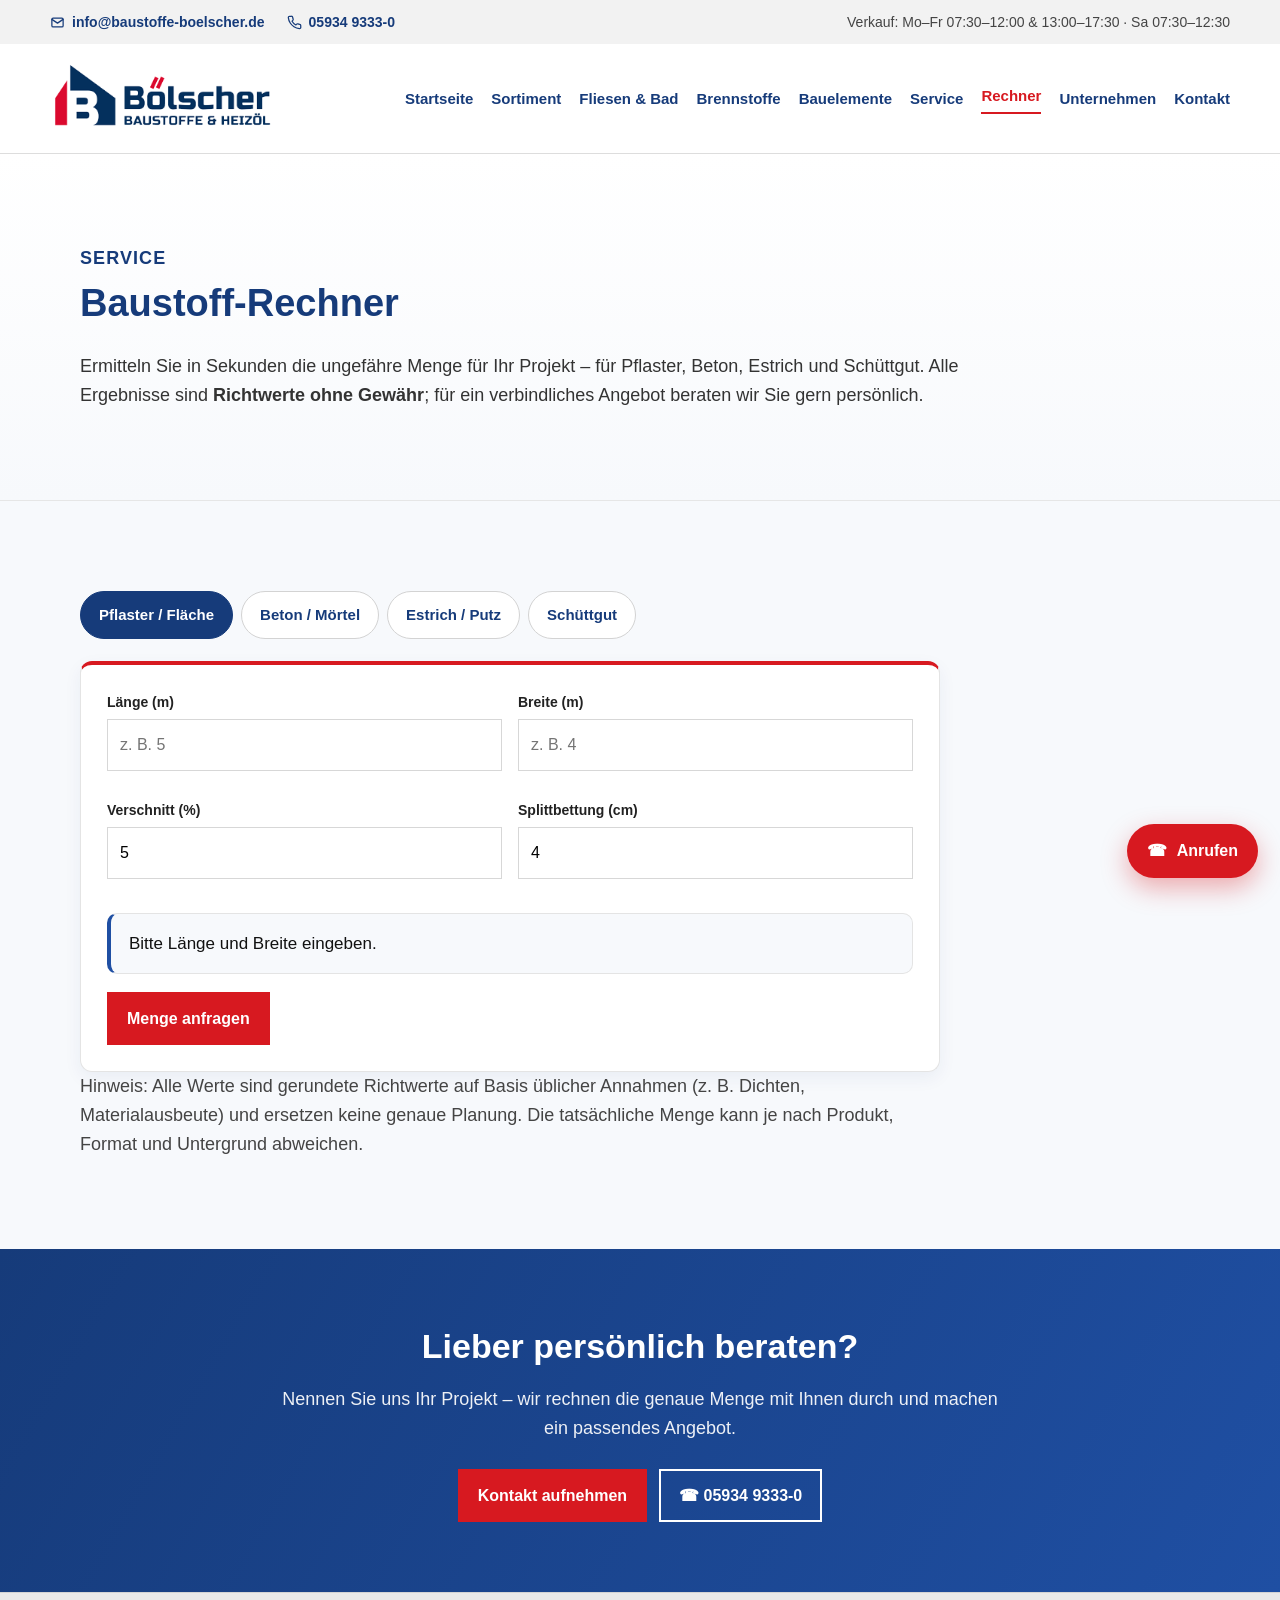
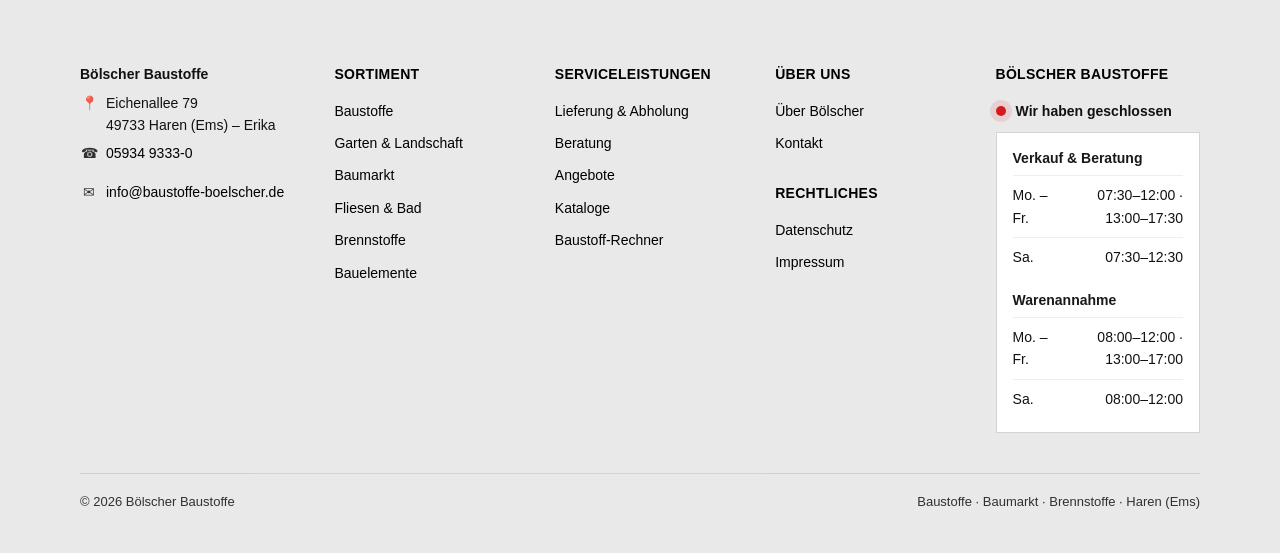
<file: rechner.html>
<!doctype html>
<html lang="de">
  <head>
    <meta charset="UTF-8" />
    <meta name="viewport" content="width=device-width, initial-scale=1.0" />
    <title>Bölscher Baustoffe – Baustoff-Rechner</title>
    <meta name="description" content="Baustoff-Rechner von Bölscher Baustoffe: Menge für Pflaster, Beton, Estrich und Schüttgut schnell ermitteln. Richtwerte für Ihre Planung – direkt Angebot anfragen." />
    <link rel="canonical" href="https://www.baustoffe-boelscher.de/rechner.html" />

    <meta property="og:type" content="website" />
    <meta property="og:site_name" content="Bölscher Baustoffe" />
    <meta property="og:locale" content="de_DE" />
    <meta property="og:title" content="Bölscher Baustoffe – Baustoff-Rechner" />
    <meta property="og:description" content="Menge für Pflaster, Beton, Estrich und Schüttgut schnell ermitteln – Richtwerte für Ihre Planung." />
    <meta property="og:url" content="https://www.baustoffe-boelscher.de/rechner.html" />
    <meta property="og:image" content="https://www.baustoffe-boelscher.de/assets/img/hero/storefront.jpeg" />
    <meta name="twitter:card" content="summary_large_image" />

    <meta name="theme-color" content="#1f4fa3" />
    <link rel="icon" href="assets/img/logo/logo-signet.jpg" />
    <link rel="stylesheet" href="assets/css/main.css" />
  </head>
  <body>
    <div data-include="partials/header.html"></div>

    <main id="main" tabindex="-1">
      <section class="section contact-hero reveal">
        <p class="kicker">Service</p>
        <h1>Baustoff-Rechner</h1>
        <p class="lead">
          Ermitteln Sie in Sekunden die ungefähre Menge für Ihr Projekt – für
          Pflaster, Beton, Estrich und Schüttgut. Alle Ergebnisse sind
          <strong>Richtwerte ohne Gewähr</strong>; für ein verbindliches Angebot
          beraten wir Sie gern persönlich.
        </p>
      </section>

      <section class="section gray reveal">
        <div class="calc">
          <div class="calc-tabs" role="tablist" aria-label="Rechner wählen">
            <button
              class="calc-tab is-active"
              role="tab"
              id="tab-pflaster"
              aria-selected="true"
              aria-controls="panel-pflaster"
              type="button"
            >
              Pflaster / Fläche
            </button>
            <button
              class="calc-tab"
              role="tab"
              id="tab-beton"
              aria-selected="false"
              aria-controls="panel-beton"
              tabindex="-1"
              type="button"
            >
              Beton / Mörtel
            </button>
            <button
              class="calc-tab"
              role="tab"
              id="tab-estrich"
              aria-selected="false"
              aria-controls="panel-estrich"
              tabindex="-1"
              type="button"
            >
              Estrich / Putz
            </button>
            <button
              class="calc-tab"
              role="tab"
              id="tab-schuettgut"
              aria-selected="false"
              aria-controls="panel-schuettgut"
              tabindex="-1"
              type="button"
            >
              Schüttgut
            </button>
          </div>

          <!-- Pflaster / Fläche -->
          <div
            class="calc-panel"
            role="tabpanel"
            id="panel-pflaster"
            aria-labelledby="tab-pflaster"
          >
            <form class="calc-form" novalidate>
              <div class="calc-fields">
                <div class="form-field">
                  <label for="pf-laenge">Länge (m)</label>
                  <input id="pf-laenge" type="number" min="0" step="0.01" inputmode="decimal" placeholder="z. B. 5" />
                </div>
                <div class="form-field">
                  <label for="pf-breite">Breite (m)</label>
                  <input id="pf-breite" type="number" min="0" step="0.01" inputmode="decimal" placeholder="z. B. 4" />
                </div>
                <div class="form-field">
                  <label for="pf-verschnitt">Verschnitt (%)</label>
                  <input id="pf-verschnitt" type="number" min="0" step="1" inputmode="numeric" value="5" />
                </div>
                <div class="form-field">
                  <label for="pf-bettung">Splittbettung (cm)</label>
                  <input id="pf-bettung" type="number" min="0" step="0.5" inputmode="decimal" value="4" />
                </div>
              </div>
              <output class="calc-result" id="pf-result" aria-live="polite">
                Bitte Länge und Breite eingeben.
              </output>
              <a class="btn primary calc-anfrage" id="pf-anfrage" href="kontakt.html">Menge anfragen</a>
            </form>
          </div>

          <!-- Beton / Mörtel -->
          <div
            class="calc-panel"
            role="tabpanel"
            id="panel-beton"
            aria-labelledby="tab-beton"
            hidden
          >
            <form class="calc-form" novalidate>
              <div class="calc-fields">
                <div class="form-field">
                  <label for="be-laenge">Länge (m)</label>
                  <input id="be-laenge" type="number" min="0" step="0.01" inputmode="decimal" placeholder="z. B. 3" />
                </div>
                <div class="form-field">
                  <label for="be-breite">Breite (m)</label>
                  <input id="be-breite" type="number" min="0" step="0.01" inputmode="decimal" placeholder="z. B. 3" />
                </div>
                <div class="form-field">
                  <label for="be-dicke">Dicke (cm)</label>
                  <input id="be-dicke" type="number" min="0" step="0.5" inputmode="decimal" placeholder="z. B. 10" />
                </div>
                <div class="form-field">
                  <label for="be-sack">Sackgröße</label>
                  <select id="be-sack">
                    <option value="40">40-kg-Sack</option>
                    <option value="25">25-kg-Sack</option>
                  </select>
                </div>
              </div>
              <output class="calc-result" id="be-result" aria-live="polite">
                Bitte Maße eingeben.
              </output>
              <a class="btn primary calc-anfrage" id="be-anfrage" href="kontakt.html">Menge anfragen</a>
            </form>
          </div>

          <!-- Estrich / Putz -->
          <div
            class="calc-panel"
            role="tabpanel"
            id="panel-estrich"
            aria-labelledby="tab-estrich"
            hidden
          >
            <form class="calc-form" novalidate>
              <div class="calc-fields">
                <div class="form-field">
                  <label for="es-flaeche">Fläche (m²)</label>
                  <input id="es-flaeche" type="number" min="0" step="0.1" inputmode="decimal" placeholder="z. B. 20" />
                </div>
                <div class="form-field">
                  <label for="es-dicke">Schichtdicke (cm)</label>
                  <input id="es-dicke" type="number" min="0" step="0.5" inputmode="decimal" placeholder="z. B. 5" />
                </div>
              </div>
              <output class="calc-result" id="es-result" aria-live="polite">
                Bitte Fläche und Dicke eingeben.
              </output>
              <a class="btn primary calc-anfrage" id="es-anfrage" href="kontakt.html">Menge anfragen</a>
            </form>
          </div>

          <!-- Schüttgut -->
          <div
            class="calc-panel"
            role="tabpanel"
            id="panel-schuettgut"
            aria-labelledby="tab-schuettgut"
            hidden
          >
            <form class="calc-form" novalidate>
              <div class="calc-fields">
                <div class="form-field">
                  <label for="sg-laenge">Länge (m)</label>
                  <input id="sg-laenge" type="number" min="0" step="0.01" inputmode="decimal" placeholder="z. B. 6" />
                </div>
                <div class="form-field">
                  <label for="sg-breite">Breite (m)</label>
                  <input id="sg-breite" type="number" min="0" step="0.01" inputmode="decimal" placeholder="z. B. 3" />
                </div>
                <div class="form-field">
                  <label for="sg-hoehe">Höhe / Tiefe (cm)</label>
                  <input id="sg-hoehe" type="number" min="0" step="0.5" inputmode="decimal" placeholder="z. B. 15" />
                </div>
                <div class="form-field">
                  <label for="sg-material">Material</label>
                  <select id="sg-material">
                    <option value="1.5">Kies / Splitt</option>
                    <option value="1.6">Sand</option>
                    <option value="1.5">Mutterboden</option>
                    <option value="1.8">Schotter</option>
                  </select>
                </div>
              </div>
              <output class="calc-result" id="sg-result" aria-live="polite">
                Bitte Maße eingeben.
              </output>
              <a class="btn primary calc-anfrage" id="sg-anfrage" href="kontakt.html">Menge anfragen</a>
            </form>
          </div>

          <p class="form-hint calc-note">
            Hinweis: Alle Werte sind gerundete Richtwerte auf Basis üblicher
            Annahmen (z. B. Dichten, Materialausbeute) und ersetzen keine genaue
            Planung. Die tatsächliche Menge kann je nach Produkt, Format und
            Untergrund abweichen.
          </p>
        </div>
      </section>

      <!-- Farbiges CTA-Band -->
      <section class="cta-band reveal">
        <h2>Lieber persönlich beraten?</h2>
        <p>
          Nennen Sie uns Ihr Projekt – wir rechnen die genaue Menge mit Ihnen
          durch und machen ein passendes Angebot.
        </p>
        <div class="hero-actions">
          <a class="btn primary" href="kontakt.html">Kontakt aufnehmen</a>
          <a class="btn" href="tel:+49593493330">☎ 05934 9333-0</a>
        </div>
      </section>
    </main>

    <div data-include="partials/footer.html"></div>

    <script src="assets/js/include.js"></script>
    <script src="assets/js/main.js"></script>
    <script src="assets/js/rechner.js"></script>
  </body>
</html>
</file>
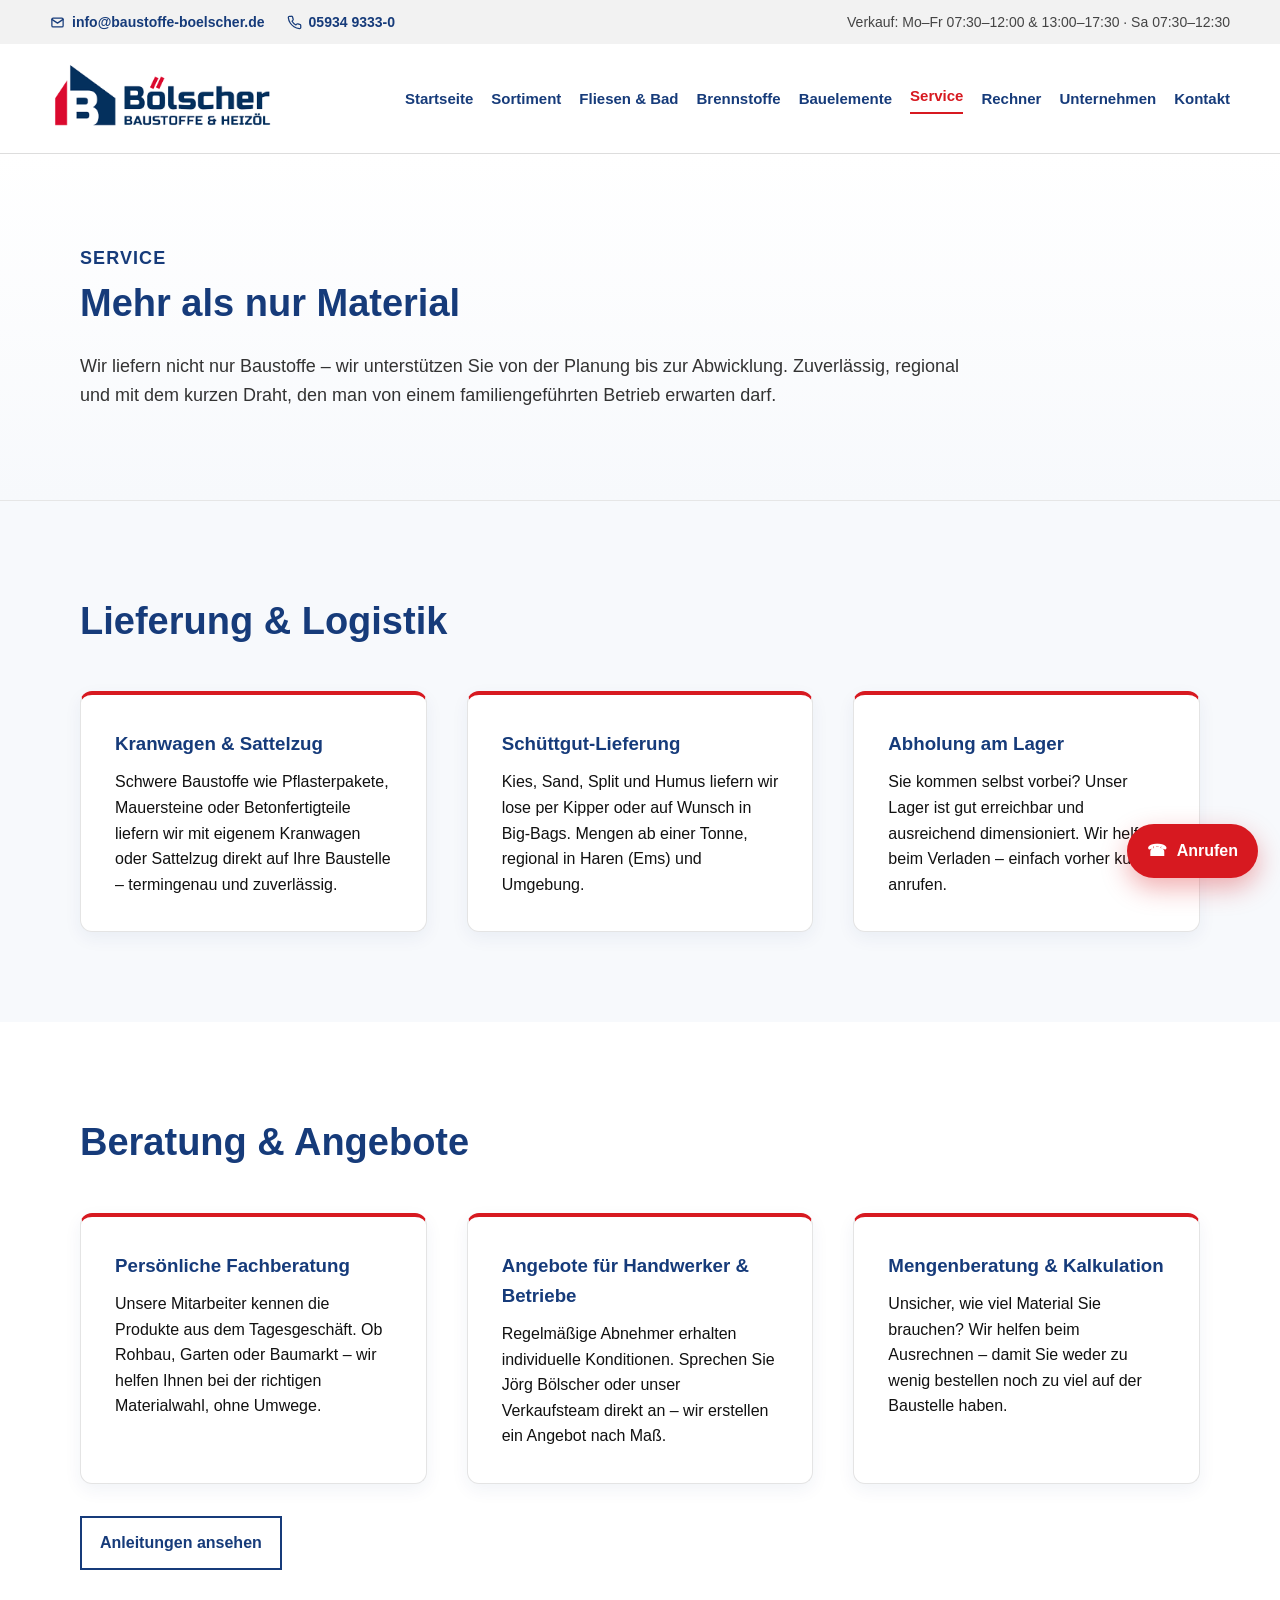
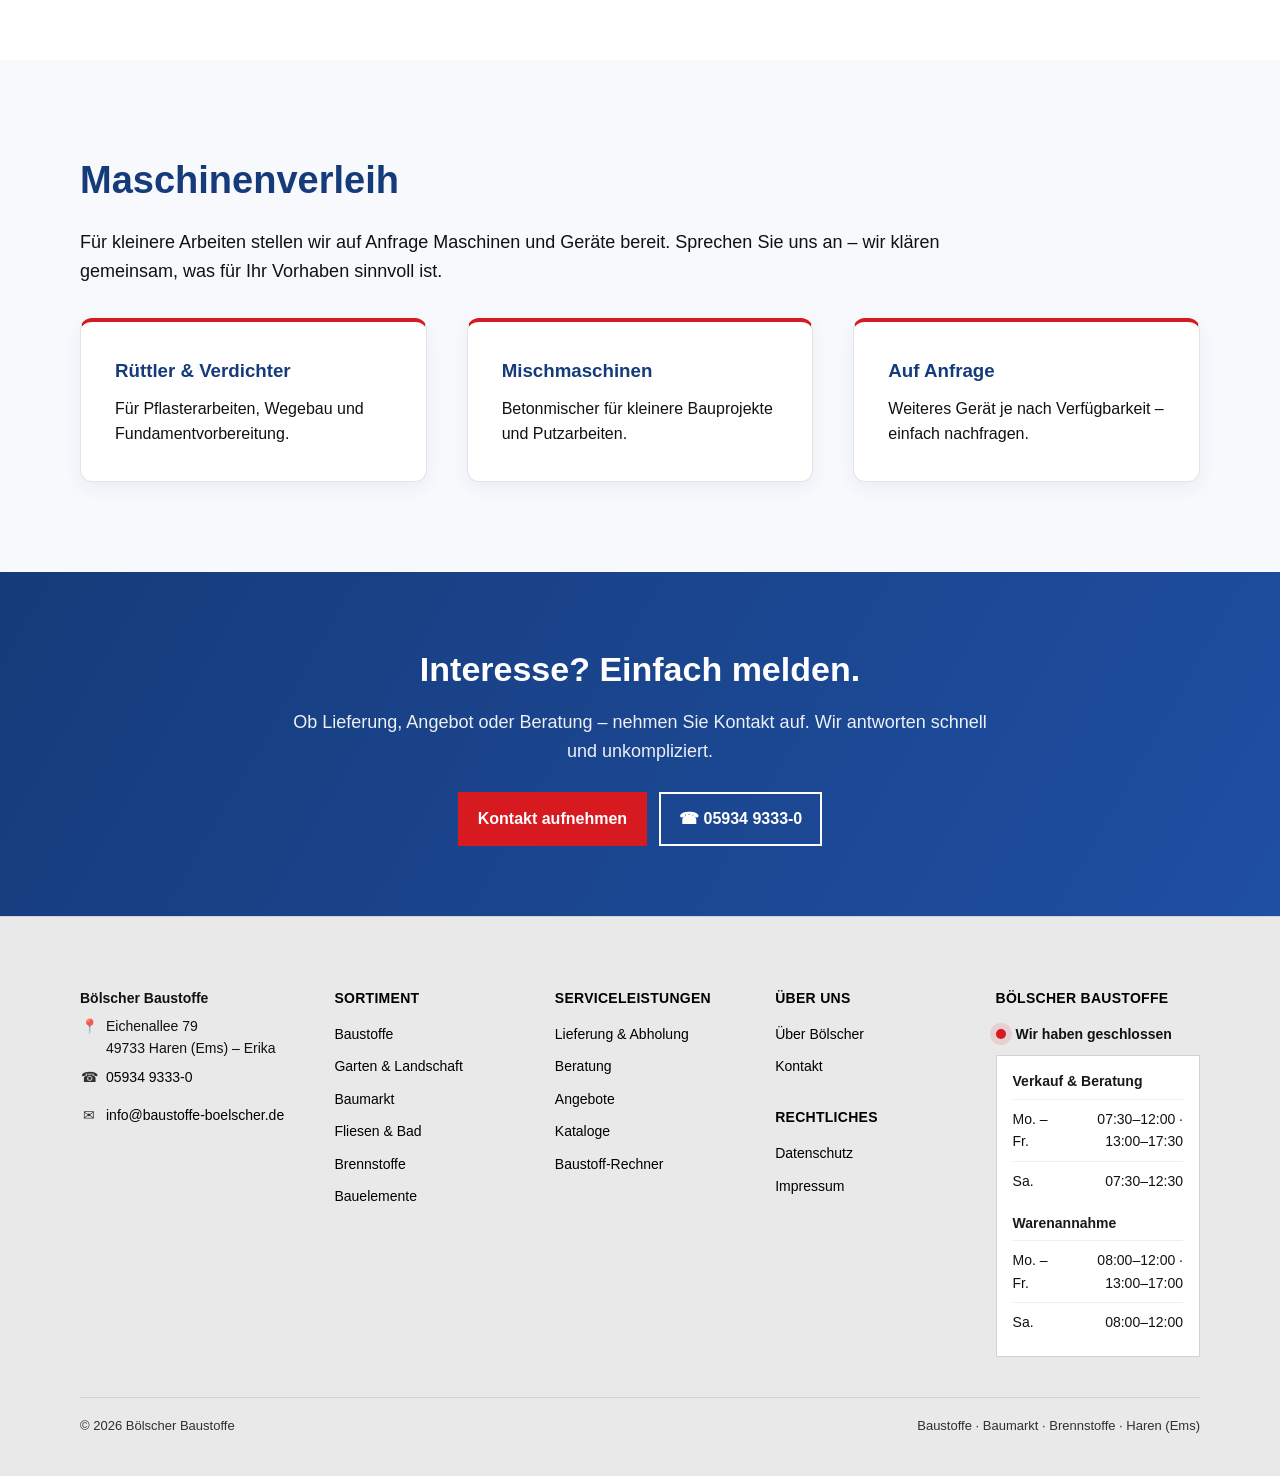
<file: service.html>
<!doctype html>
<html lang="de">
  <head>
    <meta charset="UTF-8" />
    <meta name="viewport" content="width=device-width, initial-scale=1.0" />
    <title>Bölscher Baustoffe – Service</title>
    <meta name="description" content="Service bei Bölscher Baustoffe: Lieferung mit Kranwagen &amp; Sattelzug, Fachberatung, Angebote und Maschinenverleih in Haren (Ems) und Umgebung." />
    <link rel="canonical" href="https://www.baustoffe-boelscher.de/service.html" />

    <meta property="og:type" content="website" />
    <meta property="og:site_name" content="Bölscher Baustoffe" />
    <meta property="og:locale" content="de_DE" />
    <meta property="og:title" content="Bölscher Baustoffe – Service" />
    <meta property="og:description" content="Service bei Bölscher Baustoffe: Lieferung mit Kranwagen &amp; Sattelzug, Fachberatung, Angebote und Maschinenverleih in Haren (Ems) und Umgebung." />
    <meta property="og:url" content="https://www.baustoffe-boelscher.de/service.html" />
    <meta property="og:image" content="https://www.baustoffe-boelscher.de/assets/img/hero/storefront.jpeg" />
    <meta name="twitter:card" content="summary_large_image" />

    <meta name="theme-color" content="#1f4fa3" />
    <link rel="icon" href="assets/img/logo/logo-signet.jpg" />
    <link rel="stylesheet" href="assets/css/main.css" />
  </head>
  <body>
    <div data-include="partials/header.html"></div>

    <main id="main" tabindex="-1">

    <!-- Intro -->
    <section class="section contact-hero reveal">
      <p class="kicker">Service</p>
      <h1>Mehr als nur Material</h1>
      <p class="lead">
        Wir liefern nicht nur Baustoffe – wir unterstützen Sie von der Planung bis zur
        Abwicklung. Zuverlässig, regional und mit dem kurzen Draht, den man von einem
        familiengeführten Betrieb erwarten darf.
      </p>
    </section>

    <!-- Lieferung -->
    <section class="section gray reveal" id="lieferung">
      <h2>Lieferung &amp; Logistik</h2>
      <div class="tiles">
        <div class="tile">
          <h3>Kranwagen &amp; Sattelzug</h3>
          Schwere Baustoffe wie Pflasterpakete, Mauersteine oder Betonfertigteile liefern wir mit eigenem Kranwagen oder Sattelzug direkt auf Ihre Baustelle – termingenau und zuverlässig.
        </div>
        <div class="tile">
          <h3>Schüttgut-Lieferung</h3>
          Kies, Sand, Split und Humus liefern wir lose per Kipper oder auf Wunsch in Big-Bags. Mengen ab einer Tonne, regional in Haren (Ems) und Umgebung.
        </div>
        <div class="tile">
          <h3>Abholung am Lager</h3>
          Sie kommen selbst vorbei? Unser Lager ist gut erreichbar und ausreichend dimensioniert. Wir helfen beim Verladen – einfach vorher kurz anrufen.
        </div>
      </div>
    </section>

    <!-- Beratung -->
    <section class="section reveal" id="beratung">
      <h2>Beratung &amp; Angebote</h2>
      <div class="tiles">
        <div class="tile">
          <h3>Persönliche Fachberatung</h3>
          Unsere Mitarbeiter kennen die Produkte aus dem Tagesgeschäft. Ob Rohbau, Garten oder Baumarkt – wir helfen Ihnen bei der richtigen Materialwahl, ohne Umwege.
        </div>
        <div class="tile">
          <h3>Angebote für Handwerker &amp; Betriebe</h3>
          Regelmäßige Abnehmer erhalten individuelle Konditionen. Sprechen Sie Jörg Bölscher oder unser Verkaufsteam direkt an – wir erstellen ein Angebot nach Maß.
        </div>
        <div class="tile">
          <h3>Mengenberatung &amp; Kalkulation</h3>
          Unsicher, wie viel Material Sie brauchen? Wir helfen beim Ausrechnen – damit Sie weder zu wenig bestellen noch zu viel auf der Baustelle haben.
        </div>
      </div>

      <div class="hero-actions" style="margin-top: 32px">
        <a
          class="btn-dark"
          href="https://nowebau.de/anleitungen/"
          target="_blank"
          rel="noopener noreferrer"
          >Anleitungen ansehen</a
        >
      </div>
    </section>

    <!-- Maschinenverleih -->
    <section class="section gray reveal" id="maschinen">
      <h2>Maschinenverleih</h2>
      <p>
        Für kleinere Arbeiten stellen wir auf Anfrage Maschinen und Geräte bereit. Sprechen Sie uns an – wir klären gemeinsam, was für Ihr Vorhaben sinnvoll ist.
      </p>
      <div class="tiles" style="margin-top:32px">
        <div class="tile">
          <h3>Rüttler &amp; Verdichter</h3>
          Für Pflasterarbeiten, Wegebau und Fundamentvorbereitung.
        </div>
        <div class="tile">
          <h3>Mischmaschinen</h3>
          Betonmischer für kleinere Bauprojekte und Putzarbeiten.
        </div>
        <div class="tile">
          <h3>Auf Anfrage</h3>
          Weiteres Gerät je nach Verfügbarkeit – einfach nachfragen.
        </div>
      </div>
    </section>

    <!-- CTA -->
    <section class="cta-band reveal">
      <h2>Interesse? Einfach melden.</h2>
      <p>Ob Lieferung, Angebot oder Beratung – nehmen Sie Kontakt auf. Wir antworten schnell und unkompliziert.</p>
      <div class="hero-actions">
        <a class="btn primary" href="kontakt.html">Kontakt aufnehmen</a>
        <a class="btn" href="tel:+49593493330">☎ 05934 9333-0</a>
      </div>
    </section>

    </main>

    <div data-include="partials/footer.html"></div>

    <script src="assets/js/include.js"></script>
    <script src="assets/js/slider.js"></script>
    <script src="assets/js/main.js"></script>
  </body>
</html>
</file>
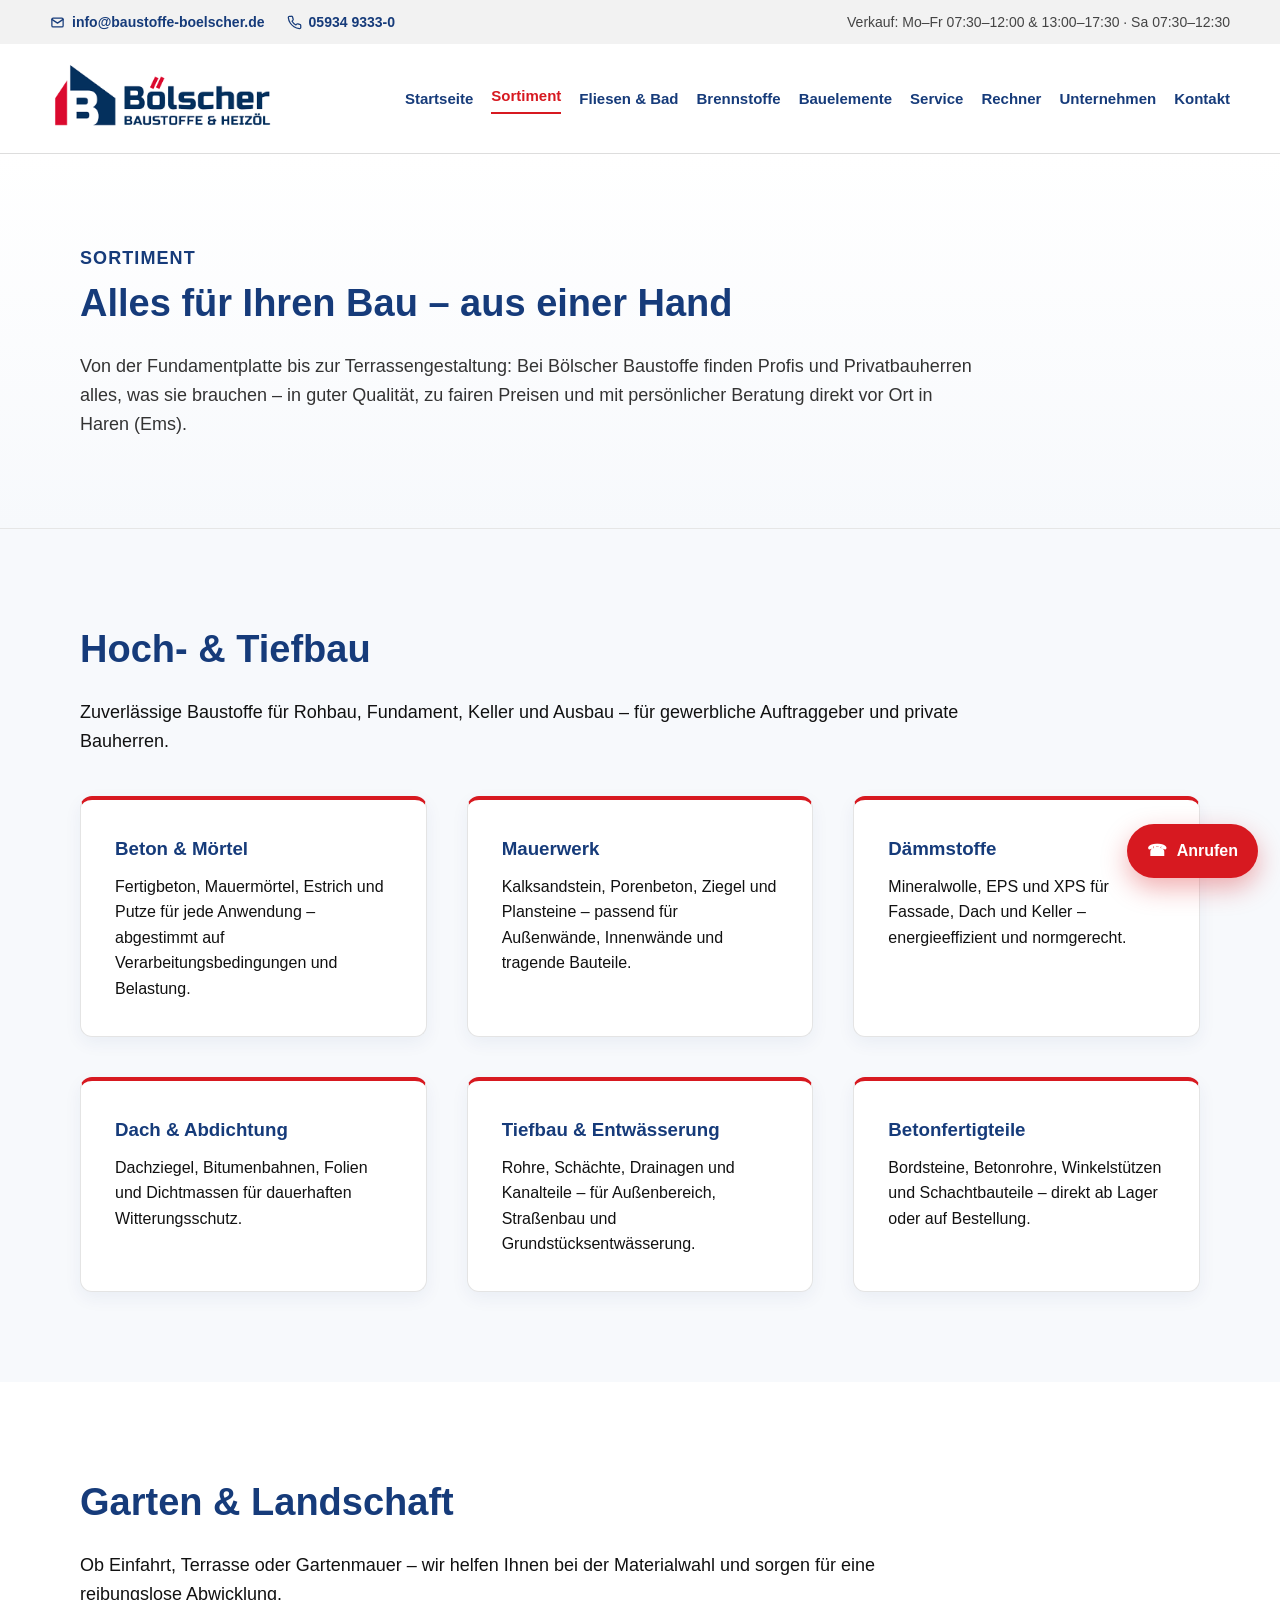
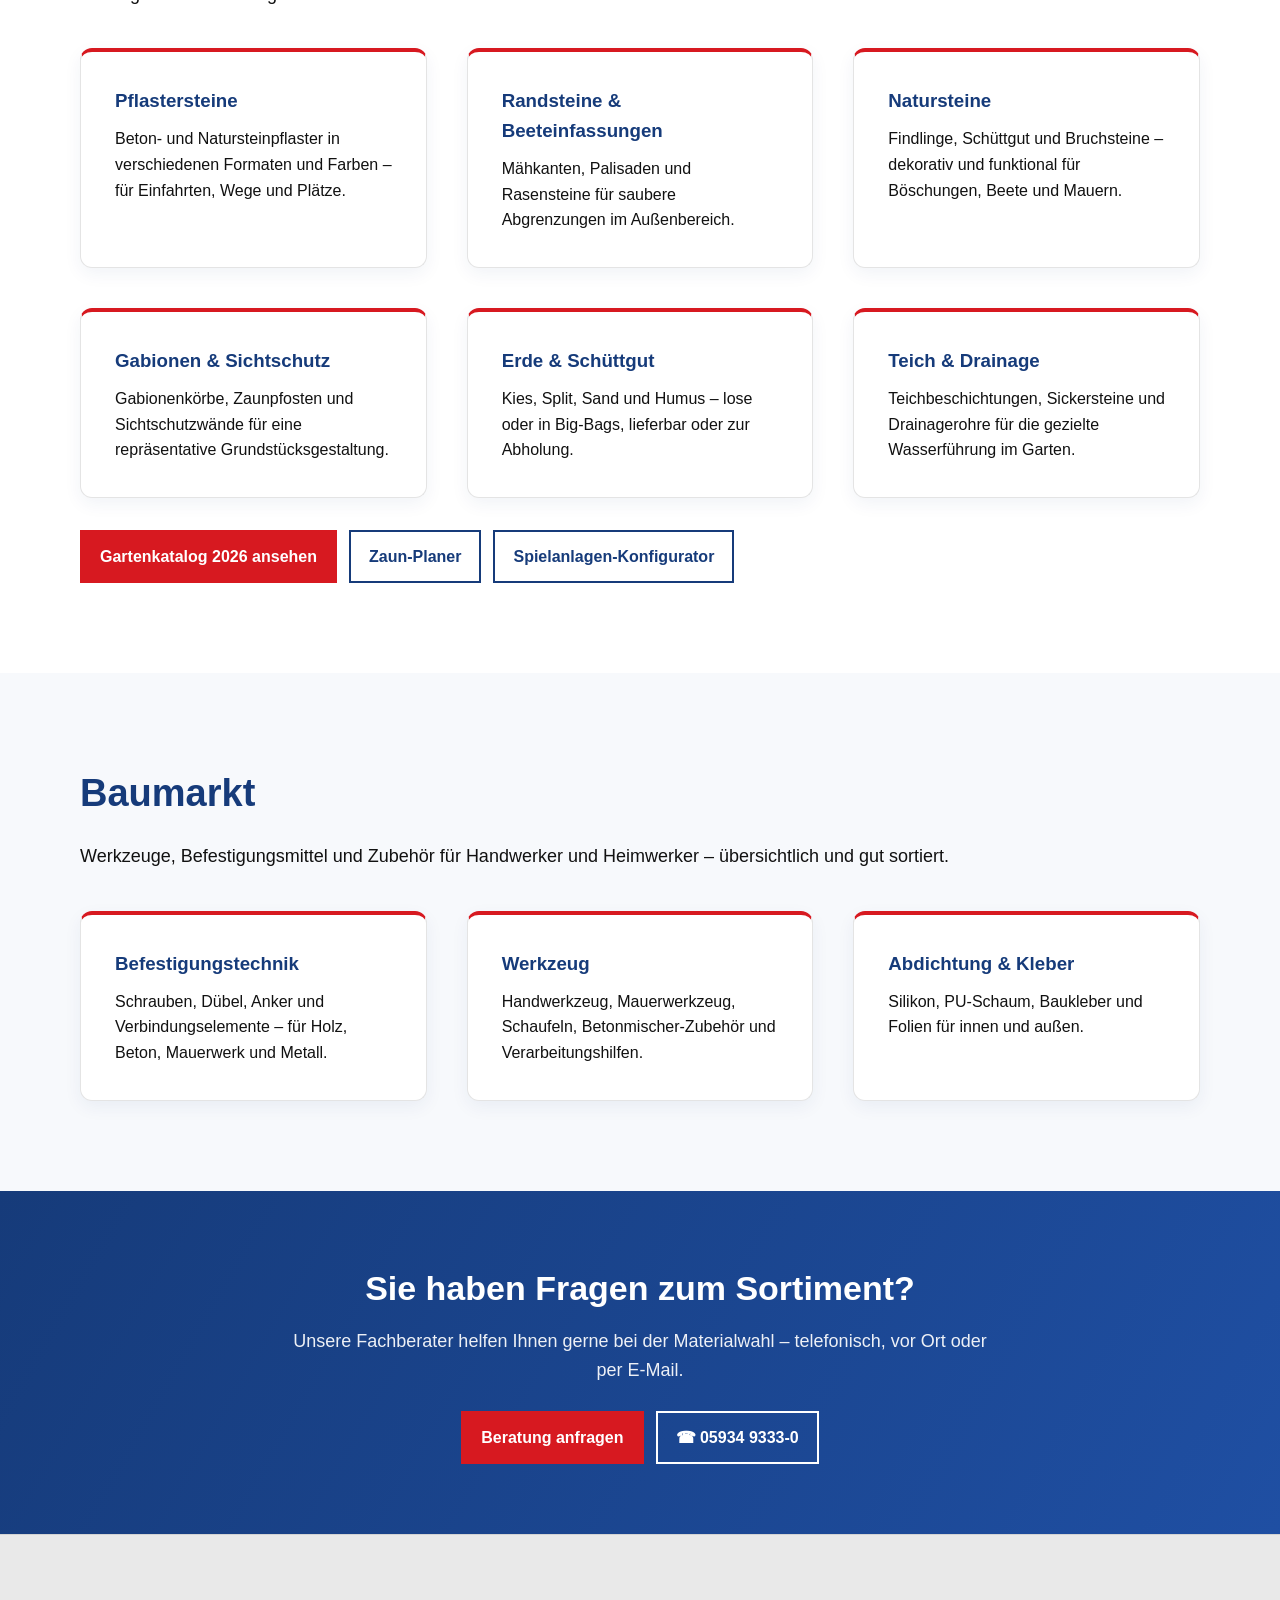
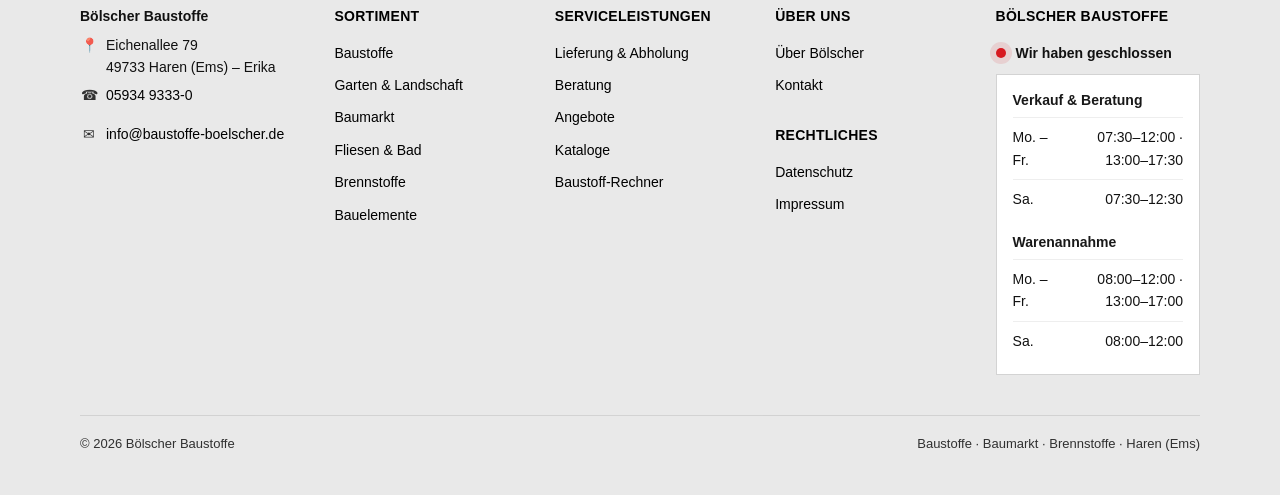
<file: sortiment.html>
<!doctype html>
<html lang="de">
  <head>
    <meta charset="UTF-8" />
    <meta name="viewport" content="width=device-width, initial-scale=1.0" />
    <title>Bölscher Baustoffe – Sortiment</title>
    <meta name="description" content="Das Sortiment von Bölscher Baustoffe: Hoch- &amp; Tiefbau, Garten &amp; Landschaft und Baumarkt – Qualität und faire Preise in Haren (Ems)." />
    <link rel="canonical" href="https://www.baustoffe-boelscher.de/sortiment.html" />

    <meta property="og:type" content="website" />
    <meta property="og:site_name" content="Bölscher Baustoffe" />
    <meta property="og:locale" content="de_DE" />
    <meta property="og:title" content="Bölscher Baustoffe – Sortiment" />
    <meta property="og:description" content="Das Sortiment von Bölscher Baustoffe: Hoch- &amp; Tiefbau, Garten &amp; Landschaft und Baumarkt – Qualität und faire Preise in Haren (Ems)." />
    <meta property="og:url" content="https://www.baustoffe-boelscher.de/sortiment.html" />
    <meta property="og:image" content="https://www.baustoffe-boelscher.de/assets/img/hero/storefront.jpeg" />
    <meta name="twitter:card" content="summary_large_image" />

    <meta name="theme-color" content="#1f4fa3" />
    <link rel="icon" href="assets/img/logo/logo-signet.jpg" />
    <link rel="stylesheet" href="assets/css/main.css" />
  </head>
  <body>
    <div data-include="partials/header.html"></div>

    <main id="main" tabindex="-1">

    <!-- Intro -->
    <section class="section contact-hero reveal">
      <p class="kicker">Sortiment</p>
      <h1>Alles für Ihren Bau – aus einer Hand</h1>
      <p class="lead">
        Von der Fundamentplatte bis zur Terrassengestaltung: Bei Bölscher Baustoffe
        finden Profis und Privatbauherren alles, was sie brauchen – in guter Qualität,
        zu fairen Preisen und mit persönlicher Beratung direkt vor Ort in Haren (Ems).
      </p>
    </section>

    <!-- Hoch- & Tiefbau -->
    <section class="section gray reveal" id="hochtiefbau">
      <h2>Hoch- &amp; Tiefbau</h2>
      <p>Zuverlässige Baustoffe für Rohbau, Fundament, Keller und Ausbau – für gewerbliche Auftraggeber und private Bauherren.</p>
      <div class="tiles">
        <div class="tile">
          <h3>Beton &amp; Mörtel</h3>
          Fertigbeton, Mauermörtel, Estrich und Putze für jede Anwendung – abgestimmt auf Verarbeitungsbedingungen und Belastung.
        </div>
        <div class="tile">
          <h3>Mauerwerk</h3>
          Kalksandstein, Porenbeton, Ziegel und Plansteine – passend für Außenwände, Innenwände und tragende Bauteile.
        </div>
        <div class="tile">
          <h3>Dämmstoffe</h3>
          Mineralwolle, EPS und XPS für Fassade, Dach und Keller – energieeffizient und normgerecht.
        </div>
        <div class="tile">
          <h3>Dach &amp; Abdichtung</h3>
          Dachziegel, Bitumenbahnen, Folien und Dichtmassen für dauerhaften Witterungsschutz.
        </div>
        <div class="tile">
          <h3>Tiefbau &amp; Entwässerung</h3>
          Rohre, Schächte, Drainagen und Kanalteile – für Außenbereich, Straßenbau und Grundstücksentwässerung.
        </div>
        <div class="tile">
          <h3>Betonfertigteile</h3>
          Bordsteine, Betonrohre, Winkelstützen und Schachtbauteile – direkt ab Lager oder auf Bestellung.
        </div>
      </div>
    </section>

    <!-- Garten & Landschaft -->
    <section class="section reveal" id="garten">
      <h2>Garten &amp; Landschaft</h2>
      <p>Ob Einfahrt, Terrasse oder Gartenmauer – wir helfen Ihnen bei der Materialwahl und sorgen für eine reibungslose Abwicklung.</p>
      <div class="tiles">
        <div class="tile">
          <h3>Pflastersteine</h3>
          Beton- und Natursteinpflaster in verschiedenen Formaten und Farben – für Einfahrten, Wege und Plätze.
        </div>
        <div class="tile">
          <h3>Randsteine &amp; Beeteinfassungen</h3>
          Mähkanten, Palisaden und Rasensteine für saubere Abgrenzungen im Außenbereich.
        </div>
        <div class="tile">
          <h3>Natursteine</h3>
          Findlinge, Schüttgut und Bruchsteine – dekorativ und funktional für Böschungen, Beete und Mauern.
        </div>
        <div class="tile">
          <h3>Gabionen &amp; Sichtschutz</h3>
          Gabionenkörbe, Zaunpfosten und Sichtschutzwände für eine repräsentative Grundstücksgestaltung.
        </div>
        <div class="tile">
          <h3>Erde &amp; Schüttgut</h3>
          Kies, Split, Sand und Humus – lose oder in Big-Bags, lieferbar oder zur Abholung.
        </div>
        <div class="tile">
          <h3>Teich &amp; Drainage</h3>
          Teichbeschichtungen, Sickersteine und Drainagerohre für die gezielte Wasserführung im Garten.
        </div>
      </div>

      <!-- WARTUNGSHINWEIS: Die Gartenkatalog-URL ist jahresgebunden ("2026").
           Bei Erscheinen eines neuen Jahreskatalogs muss die URL geprüft und
           aktualisiert werden. Nicht eigenständig auf eine andere URL wechseln.
           Siehe CLAUDE.md §8. -->
      <div class="hero-actions" style="margin-top: 32px">
        <a
          class="btn primary"
          href="https://nowebau.de/gartenkatalog-2026-boelscher/"
          target="_blank"
          rel="noopener noreferrer"
          >Gartenkatalog 2026 ansehen</a
        >
        <a
          class="btn-dark"
          href="https://nowebau.zaun-planer.com/de/"
          target="_blank"
          rel="noopener noreferrer"
          >Zaun-Planer</a
        >
        <a
          class="btn-dark"
          href="https://nowebau.multi-play.net/de/konfigurator"
          target="_blank"
          rel="noopener noreferrer"
          >Spielanlagen-Konfigurator</a
        >
      </div>
    </section>

    <!-- Baumarkt -->
    <section class="section gray reveal" id="baumarkt">
      <h2>Baumarkt</h2>
      <p>Werkzeuge, Befestigungsmittel und Zubehör für Handwerker und Heimwerker – übersichtlich und gut sortiert.</p>
      <div class="tiles">
        <div class="tile">
          <h3>Befestigungstechnik</h3>
          Schrauben, Dübel, Anker und Verbindungselemente – für Holz, Beton, Mauerwerk und Metall.
        </div>
        <div class="tile">
          <h3>Werkzeug</h3>
          Handwerkzeug, Mauerwerkzeug, Schaufeln, Betonmischer-Zubehör und Verarbeitungshilfen.
        </div>
        <div class="tile">
          <h3>Abdichtung &amp; Kleber</h3>
          Silikon, PU-Schaum, Baukleber und Folien für innen und außen.
        </div>
      </div>
    </section>

    <!-- CTA -->
    <section class="cta-band reveal">
      <h2>Sie haben Fragen zum Sortiment?</h2>
      <p>Unsere Fachberater helfen Ihnen gerne bei der Materialwahl – telefonisch, vor Ort oder per E-Mail.</p>
      <div class="hero-actions">
        <a class="btn primary" href="kontakt.html">Beratung anfragen</a>
        <a class="btn" href="tel:+49593493330">☎ 05934 9333-0</a>
      </div>
    </section>

    </main>

    <div data-include="partials/footer.html"></div>

    <script src="assets/js/include.js"></script>
    <script src="assets/js/slider.js"></script>
    <script src="assets/js/main.js"></script>
  </body>
</html>
</file>
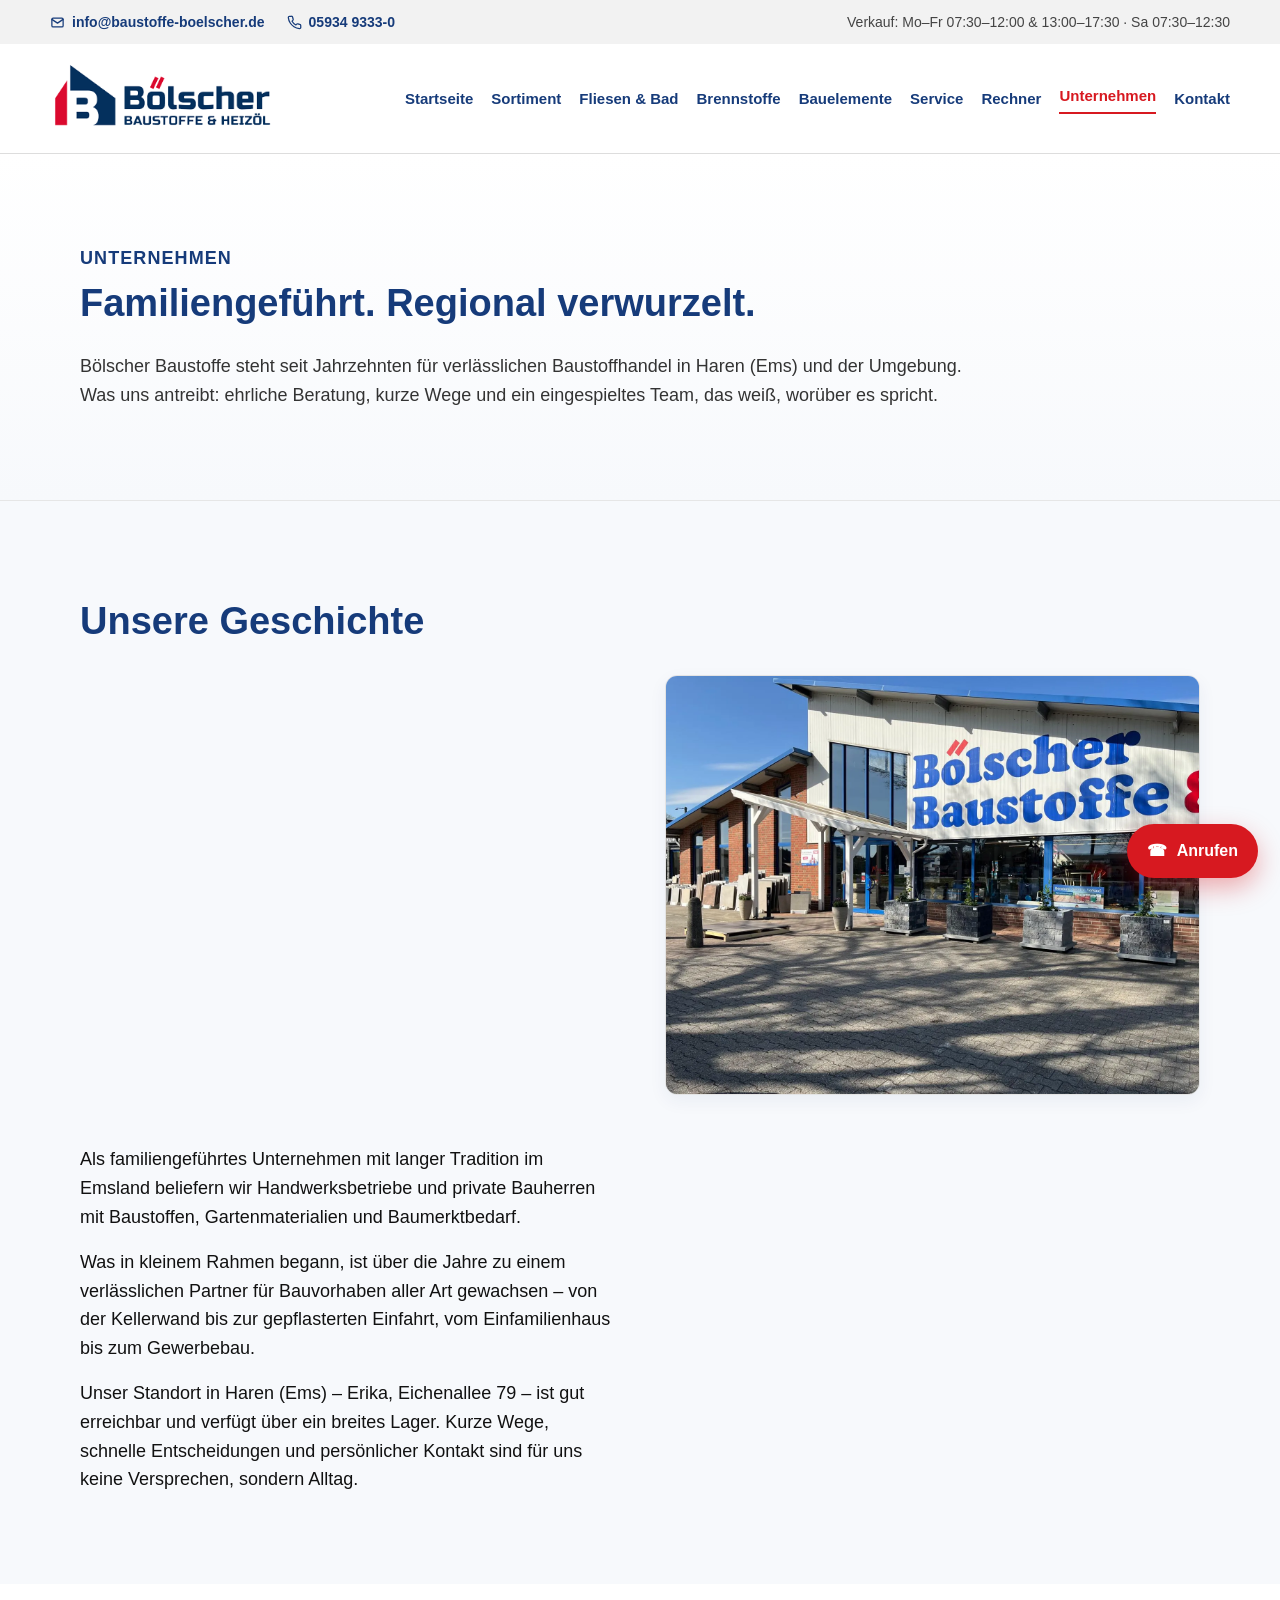
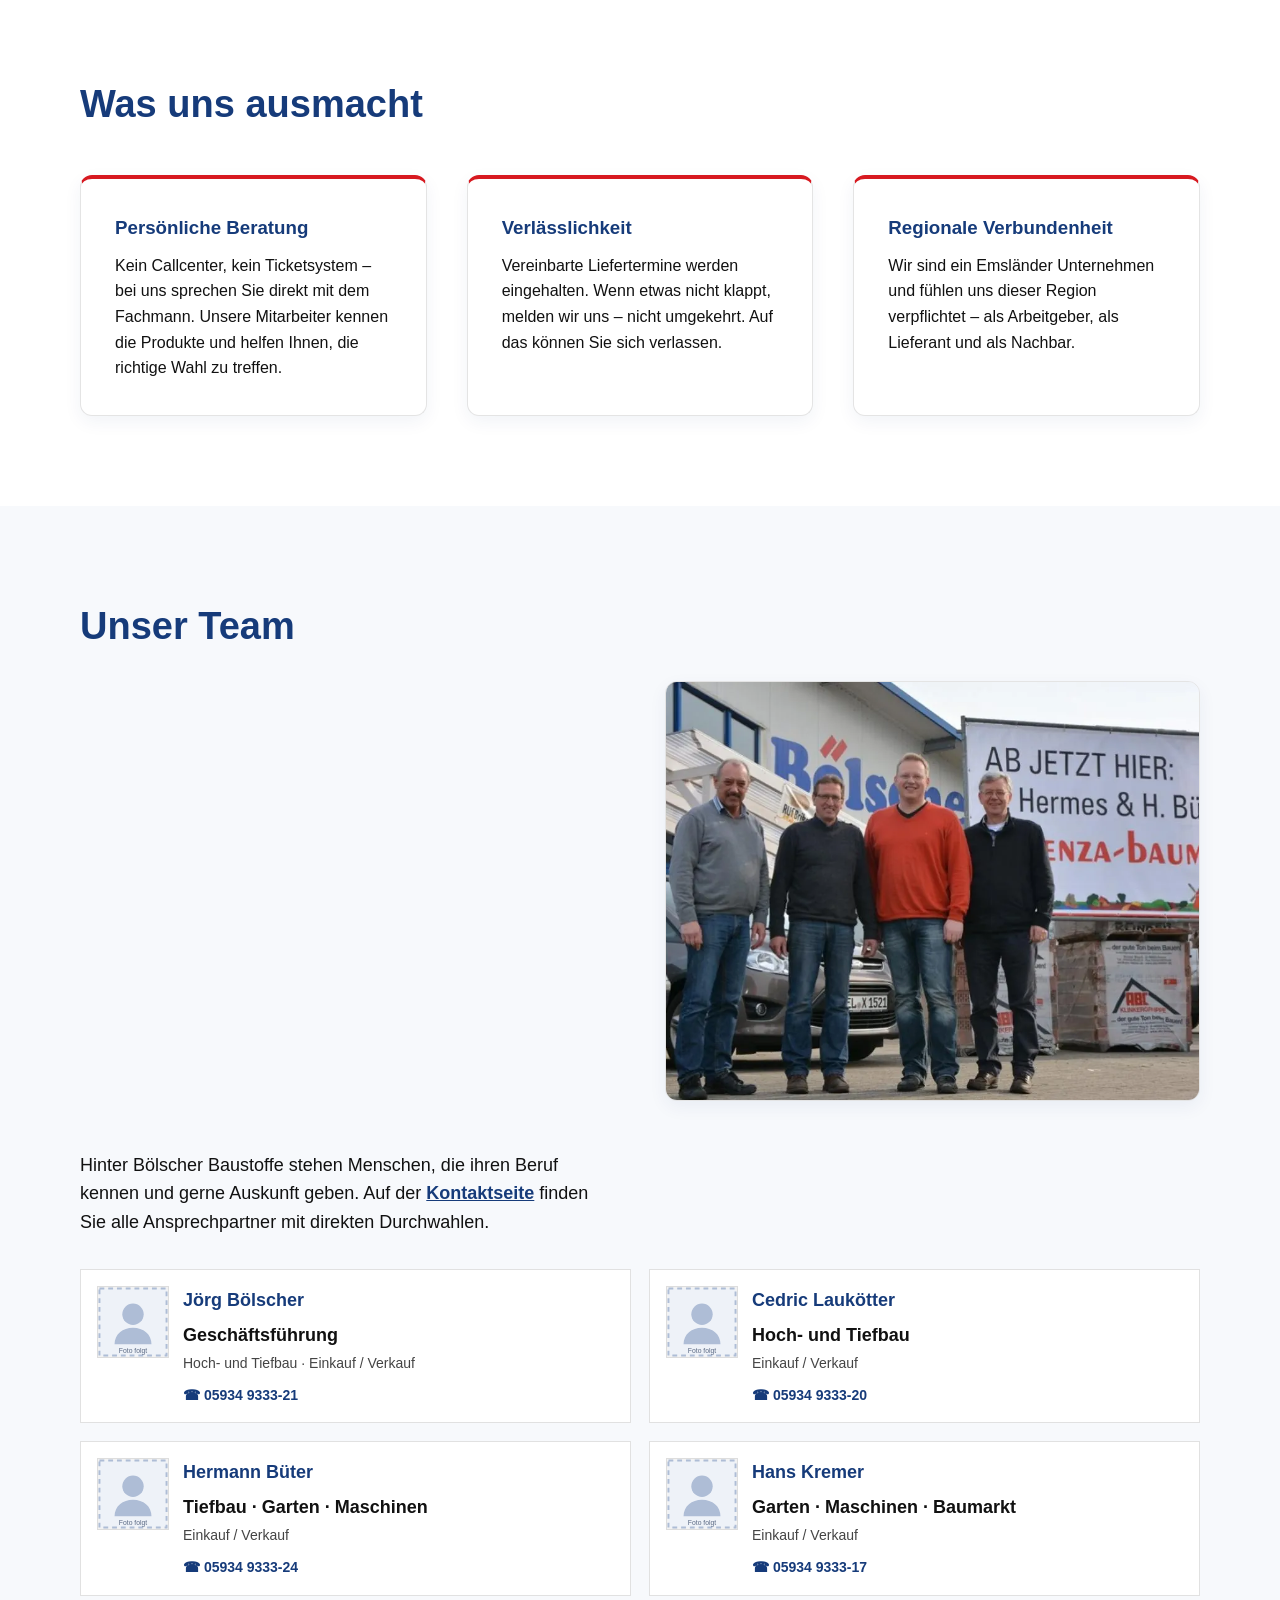
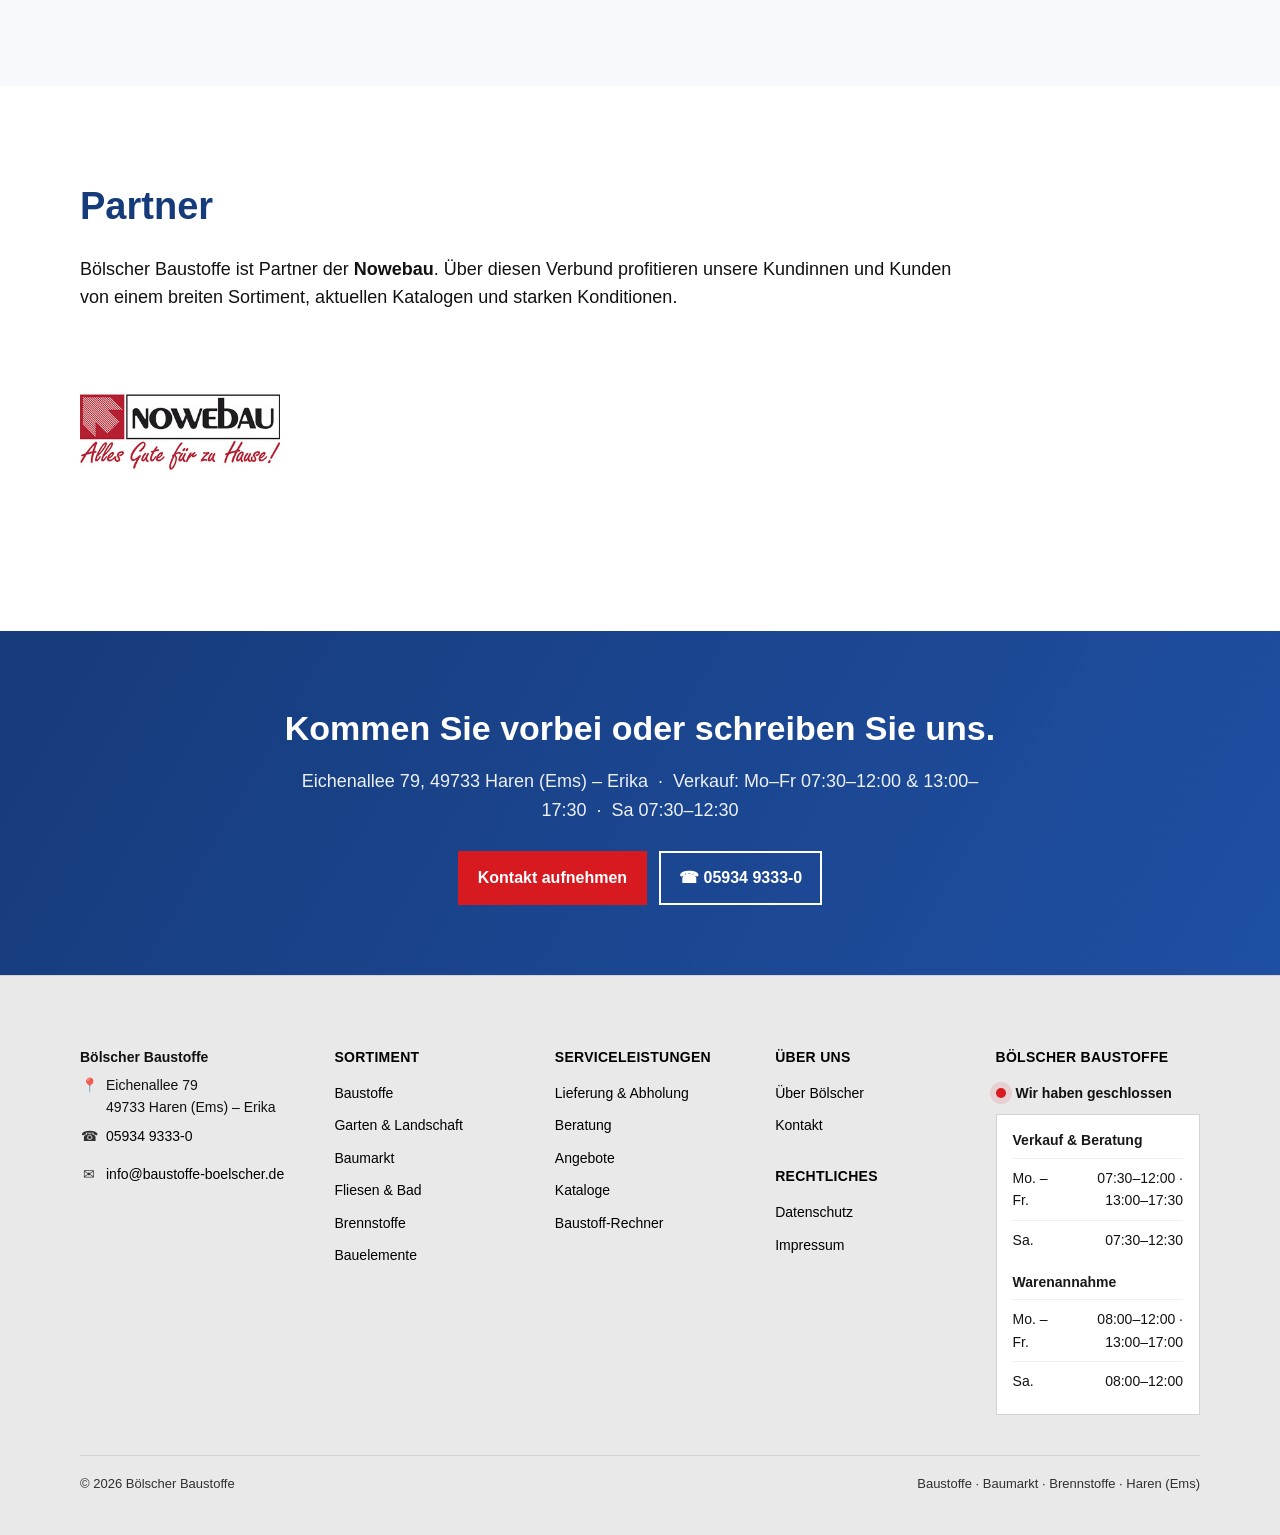
<file: unternehmen.html>
<!doctype html>
<html lang="de">
  <head>
    <meta charset="UTF-8" />
    <meta name="viewport" content="width=device-width, initial-scale=1.0" />
    <title>Bölscher Baustoffe – Unternehmen</title>
    <meta name="description" content="Bölscher Baustoffe – familiengeführter Baustoffhandel in Haren (Ems). Lernen Sie unser Team und unsere Geschichte kennen." />
    <link rel="canonical" href="https://www.baustoffe-boelscher.de/unternehmen.html" />

    <meta property="og:type" content="website" />
    <meta property="og:site_name" content="Bölscher Baustoffe" />
    <meta property="og:locale" content="de_DE" />
    <meta property="og:title" content="Bölscher Baustoffe – Unternehmen" />
    <meta property="og:description" content="Bölscher Baustoffe – familiengeführter Baustoffhandel in Haren (Ems). Lernen Sie unser Team und unsere Geschichte kennen." />
    <meta property="og:url" content="https://www.baustoffe-boelscher.de/unternehmen.html" />
    <meta property="og:image" content="https://www.baustoffe-boelscher.de/assets/img/hero/storefront.jpeg" />
    <meta name="twitter:card" content="summary_large_image" />

    <meta name="theme-color" content="#1f4fa3" />
    <link rel="icon" href="assets/img/logo/logo-signet.jpg" />
    <link rel="stylesheet" href="assets/css/main.css" />
  </head>
  <body>
    <div data-include="partials/header.html"></div>

    <main id="main" tabindex="-1">

    <!-- Intro -->
    <section class="section contact-hero reveal">
      <p class="kicker">Unternehmen</p>
      <h1>Familiengeführt. Regional verwurzelt.</h1>
      <p class="lead">
        Bölscher Baustoffe steht seit Jahrzehnten für verlässlichen Baustoffhandel in
        Haren (Ems) und der Umgebung. Was uns antreibt: ehrliche Beratung, kurze Wege
        und ein eingespieltes Team, das weiß, worüber es spricht.
      </p>
    </section>

    <!-- Geschichte -->
    <section class="section gray reveal" id="geschichte">
      <h2>Unsere Geschichte</h2>
      <div class="news-grid">
        <picture>
          <source srcset="assets/img/hero/storefront.webp" type="image/webp" />
          <img
            src="assets/img/hero/storefront.jpeg"
            alt="Firmengebäude von Bölscher Baustoffe in Haren (Ems)"
            width="1600"
            height="1200"
            decoding="async"
          />
        </picture>
        <div>
          <p>
            Als familiengeführtes Unternehmen mit langer Tradition im Emsland beliefern
            wir Handwerksbetriebe und private Bauherren mit Baustoffen, Gartenmaterialien
            und Baumerktbedarf.
          </p>
          <p style="margin-top:16px">
            Was in kleinem Rahmen begann, ist über die Jahre zu einem verlässlichen
            Partner für Bauvorhaben aller Art gewachsen – von der Kellerwand bis zur
            gepflasterten Einfahrt, vom Einfamilienhaus bis zum Gewerbebau.
          </p>
          <p style="margin-top:16px">
            Unser Standort in Haren (Ems) – Erika, Eichenallee 79 – ist gut erreichbar
            und verfügt über ein breites Lager. Kurze Wege, schnelle Entscheidungen
            und persönlicher Kontakt sind für uns keine Versprechen, sondern Alltag.
          </p>
        </div>
      </div>
    </section>

    <!-- Werte -->
    <section class="section reveal" id="werte">
      <h2>Was uns ausmacht</h2>
      <div class="tiles">
        <div class="tile">
          <h3>Persönliche Beratung</h3>
          Kein Callcenter, kein Ticketsystem – bei uns sprechen Sie direkt mit dem
          Fachmann. Unsere Mitarbeiter kennen die Produkte und helfen Ihnen, die
          richtige Wahl zu treffen.
        </div>
        <div class="tile">
          <h3>Verlässlichkeit</h3>
          Vereinbarte Liefertermine werden eingehalten. Wenn etwas nicht klappt,
          melden wir uns – nicht umgekehrt. Auf das können Sie sich verlassen.
        </div>
        <div class="tile">
          <h3>Regionale Verbundenheit</h3>
          Wir sind ein Emsländer Unternehmen und fühlen uns dieser Region verpflichtet –
          als Arbeitgeber, als Lieferant und als Nachbar.
        </div>
      </div>
    </section>

    <!-- Team -->
    <section class="section gray reveal" id="team">
      <h2>Unser Team</h2>
      <div class="news-grid">
        <picture>
          <source srcset="assets/img/team/team-gruppe.webp" type="image/webp" />
          <img
            src="assets/img/team/team-gruppe.jpg"
            alt="Das Team von Bölscher Baustoffe vor dem Firmengebäude"
            width="1200"
            height="674"
            loading="lazy"
            decoding="async"
          />
        </picture>
        <p>Hinter Bölscher Baustoffe stehen Menschen, die ihren Beruf kennen und gerne Auskunft geben. Auf der <a href="kontakt.html" style="color:var(--blue-dark); font-weight:700">Kontaktseite</a> finden Sie alle Ansprechpartner mit direkten Durchwahlen.</p>
      </div>
      <div class="people-grid" style="margin-top:32px">
        <article class="person-card">
          <div class="person-photo">
            <img
              src="assets/img/placeholder/portrait.svg"
              alt=""
              width="72"
              height="72"
              loading="lazy"
              decoding="async"
            />
          </div>
          <div class="person-meta">
            <h3>Jörg Bölscher</h3>
            <p class="role">Geschäftsführung</p>
            <p class="dept">Hoch- und Tiefbau · Einkauf / Verkauf</p>
            <div class="links">
              <a href="tel:+495934933321">☎ 05934 9333-21</a>
            </div>
          </div>
        </article>

        <article class="person-card">
          <div class="person-photo">
            <img
              src="assets/img/placeholder/portrait.svg"
              alt=""
              width="72"
              height="72"
              loading="lazy"
              decoding="async"
            />
          </div>
          <div class="person-meta">
            <h3>Cedric Laukötter</h3>
            <p class="role">Hoch- und Tiefbau</p>
            <p class="dept">Einkauf / Verkauf</p>
            <div class="links">
              <a href="tel:+495934933320">☎ 05934 9333-20</a>
            </div>
          </div>
        </article>

        <article class="person-card">
          <div class="person-photo">
            <img
              src="assets/img/placeholder/portrait.svg"
              alt=""
              width="72"
              height="72"
              loading="lazy"
              decoding="async"
            />
          </div>
          <div class="person-meta">
            <h3>Hermann Büter</h3>
            <p class="role">Tiefbau · Garten · Maschinen</p>
            <p class="dept">Einkauf / Verkauf</p>
            <div class="links">
              <a href="tel:+495934933324">☎ 05934 9333-24</a>
            </div>
          </div>
        </article>

        <article class="person-card">
          <div class="person-photo">
            <img
              src="assets/img/placeholder/portrait.svg"
              alt=""
              width="72"
              height="72"
              loading="lazy"
              decoding="async"
            />
          </div>
          <div class="person-meta">
            <h3>Hans Kremer</h3>
            <p class="role">Garten · Maschinen · Baumarkt</p>
            <p class="dept">Einkauf / Verkauf</p>
            <div class="links">
              <a href="tel:+495934933317">☎ 05934 9333-17</a>
            </div>
          </div>
        </article>
      </div>
    </section>

    <!-- Partner -->
    <section class="section reveal" id="partner">
      <h2>Partner</h2>
      <p>
        Bölscher Baustoffe ist Partner der <strong>Nowebau</strong>. Über diesen
        Verbund profitieren unsere Kundinnen und Kunden von einem breiten Sortiment,
        aktuellen Katalogen und starken Konditionen.
      </p>
      <p style="margin-top: 20px">
        <img
          src="assets/img/logo/logo-nowebau.jpg"
          alt="Logo unseres Partners Nowebau"
          width="320"
          height="320"
          style="width: 200px; height: auto"
          loading="lazy"
          decoding="async"
        />
      </p>
    </section>

    <!-- CTA -->
    <section class="cta-band reveal">
      <h2>Kommen Sie vorbei oder schreiben Sie uns.</h2>
      <p>Eichenallee 79, 49733 Haren (Ems) – Erika &nbsp;·&nbsp; Verkauf: Mo–Fr 07:30–12:00 &amp; 13:00–17:30 &nbsp;·&nbsp; Sa 07:30–12:30</p>
      <div class="hero-actions">
        <a class="btn primary" href="kontakt.html">Kontakt aufnehmen</a>
        <a class="btn" href="tel:+49593493330">☎ 05934 9333-0</a>
      </div>
    </section>

    </main>

    <div data-include="partials/footer.html"></div>

    <script src="assets/js/include.js"></script>
    <script src="assets/js/slider.js"></script>
    <script src="assets/js/main.js"></script>
  </body>
</html>
</file>
<file: assets/css/main.css>
:root{
  /* === Markenfarben === */
  --blue:#1f4fa3;
  --blue-dark:#163b7a;
  --red:#d71920;

  /* === Flaechen === */
  --page-bg:#e4ebf7;        /* Seitenhintergrund (leicht blaeulich) */
  --white:#ffffff;          /* Karten / Flaechen */
  --surface-alt:#f7f9fc;    /* helle Sektionsflaeche (.section.gray) */
  --gray:#f2f2f2;           /* Topbar / neutrale Flaeche */
  --footer-bg:#e9e9e9;

  /* === Text === */
  --text:#111;
  --text-muted:#444;

  /* === Rahmen === */
  --border:#d3d3d3;
  --border-light:#e4e4e4;

  /* === Schatten (Markenblau) === */
  --shadow-sm:0 6px 18px rgba(22,59,122,.06);
  --shadow-md:0 16px 34px rgba(22,59,122,.16);
  --shadow-nav:0 14px 28px rgba(22,59,122,.14);

  /* === Radien === */
  --radius-sm:10px;
  --radius-md:12px;
  --radius-pill:999px;

  /* === Abstaende === */
  --space-section-y:90px;
  --space-section-x:80px;
  --space-section-mobile:40px;
  --gap-lg:40px;
  --gap-md:30px;
  --gap-sm:18px;
}

*{box-sizing:border-box}
html{scroll-behavior:smooth}
body{
  margin:0;
  font-family: Arial, Helvetica, sans-serif;
  color:var(--text);
  line-height:1.6;
  background: var(--page-bg);
}

/* ========== ACCESSIBILITY ========= */
/* Sichtbarer Fokus-Ring (Tastatur) – auf hellen Flaechen dunkelblau */
:focus-visible{
  outline:3px solid var(--blue-dark);
  outline-offset:2px;
  border-radius:2px;
}
/* Auf dunklen/bildbasierten Flaechen weisser Ring fuer Kontrast */
.slide-content .btn:focus-visible,
.cta-band .btn:focus-visible,
.usp-strip a:focus-visible,
.quick-contact:focus-visible,
.dot:focus-visible{
  outline-color:#fff;
}

/* Skip-Link: erst bei Fokus sichtbar */
.skip-link{
  position:absolute;
  left:12px;
  top:-48px;
  z-index:100;
  background:var(--blue-dark);
  color:#fff;
  padding:10px 16px;
  font-weight:700;
  text-decoration:none;
  border-radius:0 0 var(--radius-sm) var(--radius-sm);
  transition:top .15s ease;
}
.skip-link:focus{top:0}

/* Nur fuer Screenreader (visuell versteckt) */
.sr-only{
  position:absolute;
  width:1px; height:1px;
  padding:0; margin:-1px;
  overflow:hidden;
  clip:rect(0,0,0,0);
  white-space:nowrap;
  border:0;
}

/* Programmatischer Fokus auf <main> soll keinen Rahmen zeigen */
main:focus{outline:none}

/* <picture> (WebP + JPEG-Fallback) soll das Layout nicht beeinflussen –
   das darin enthaltene <img> verhaelt sich wie zuvor (bestehende img-Regeln greifen) */
picture{display:contents}

/* Smooth-Scroll bei "reduzierte Bewegung" abschalten */
@media (prefers-reduced-motion: reduce){
  html{scroll-behavior:auto}
}

/* ========== TOPBAR ========= */
.topbar{
  width:100%;
  background:var(--gray);
  padding:11px 50px;
  display:flex;
  align-items:center;
  justify-content:space-between;
  gap:10px 22px;
  font-size:14px;
  flex-wrap:wrap;
}
.topbar-contact{
  display:flex;
  align-items:center;
  gap:22px;
  flex-wrap:wrap;
}
.topbar a{
  display:inline-flex;
  align-items:center;
  gap:7px;
  color:var(--blue-dark);
  text-decoration:none;
  font-weight:600;
}
.topbar a:hover{color:var(--red)}
.tb-ico{width:15px; height:15px; flex:0 0 auto}
.topbar-hours{color:var(--text-muted)}

/* ========== NAV ========= */
header{
  width:100%;
  background:var(--white);
  border-bottom:1px solid #ddd;
}
.nav{
  display:flex;
  align-items:center;
  justify-content:space-between;
  gap:var(--gap-sm);
  padding:16px 50px;
  position:relative;
}
.nav img{height:70px; width:auto}
.nav-links{
  display:flex;
  align-items:center;
  gap:var(--gap-sm);
  flex-wrap:wrap;
}
.nav a{
  text-decoration:none;
  color:var(--blue-dark);
  font-weight:700;
  font-size:15px;
}
.nav a:hover{opacity:.85}
.nav a.active:not(.logo-link){
  color: var(--red);
  border-bottom: 2px solid var(--red);
  padding-bottom: 4px;
}

/* Hamburger-Button (nur mobil sichtbar) */
.nav-toggle{
  display:none;
  background:transparent;
  border:0;
  cursor:pointer;
  padding:8px;
}
.nav-toggle-bar{
  display:block;
  width:26px;
  height:3px;
  background:var(--blue-dark);
  border-radius:2px;
  transition:transform .25s ease, opacity .2s ease;
}
.nav-toggle-bar + .nav-toggle-bar{margin-top:5px}
.nav-toggle[aria-expanded="true"] .nav-toggle-bar:nth-child(1){transform:translateY(8px) rotate(45deg)}
.nav-toggle[aria-expanded="true"] .nav-toggle-bar:nth-child(2){opacity:0}
.nav-toggle[aria-expanded="true"] .nav-toggle-bar:nth-child(3){transform:translateY(-8px) rotate(-45deg)}

/* Mobile Navigation: Hamburger + Ausklapp-Menü */
@media(max-width:1100px){
  .nav-toggle{display:block}
  .nav-links{
    display:none;
    position:absolute;
    top:100%;
    left:0;
    right:0;
    flex-direction:column;
    align-items:stretch;
    gap:0;
    background:var(--white);
    border-top:1px solid var(--border-light);
    box-shadow:var(--shadow-nav);
    padding:6px 0;
    z-index:40;
  }
  .nav-links.open{display:flex}
  .nav-links a{
    padding:14px 20px;
    font-size:16px;
  }
  .nav-links a.active:not(.logo-link){
    border-bottom:0;
    padding-bottom:14px;
  }
}

/* ========== BUTTONS ========= */
.btn{
  display:inline-block;
  padding:12px 18px;
  font-weight:800;
  border:2px solid #fff;
  color:#fff;
  text-decoration:none;
  background:transparent;
  transition:filter .2s ease, transform .2s ease, box-shadow .2s ease;
}
.btn.primary{
  background:var(--red);
  border-color:var(--red);
}
.btn:hover{filter:brightness(1.07); transform:translateY(-1px)}

/* ========== HERO SLIDER ========= */
.hero{
  width:100%;
  position:relative;
  overflow:hidden;
  height:560px;
}
.slides{
  display:flex;
  height:100%;
  transition:transform .55s ease;
}
.slide{
  min-width:100%;
  height:100%;
  position:relative;
  background:center/cover no-repeat;
}
.slide::after{
  content:"";
  position:absolute;
  inset:0;
  background:linear-gradient(90deg, rgba(31,79,163,.88), rgba(31,79,163,.35));
}
.slide-content{
  position:relative;
  z-index:2;
  height:100%;
  display:flex;
  align-items:center;
  padding:0 80px;
  color:#fff;
}
.slide-content .box{max-width:820px}
.slide h1,
.slide .slide-title{
  font-size:56px;
  line-height:1.08;
  margin:0 0 14px;
}
.slide p{
  margin:0 0 18px;
  font-size:18px;
  max-width:720px;
  opacity:.95;
}
.hero-actions{
  display:flex;
  gap:12px;
  flex-wrap:wrap;
}

/* Arrows */
.arrow{
  position:absolute;
  top:50%;
  transform:translateY(-50%);
  width:52px;
  height:52px;
  border:none;
  cursor:pointer;
  background:rgba(255,255,255,.85);
  color:#000;
  font-size:26px;
  display:flex;
  align-items:center;
  justify-content:center;
}
.arrow:hover{background:#fff}
.arrow.prev{left:20px}
.arrow.next{right:20px}

/* Dots */
.dots{
  position:absolute;
  left:0; right:0;
  bottom:18px;
  display:flex;
  justify-content:center;
  gap:10px;
  z-index:3;
}
.dot{
  width:12px;
  height:12px;
  border-radius:50%;
  border:2px solid #fff;
  background:transparent;
  cursor:pointer;
  opacity:.9;
}
.dot.active{background:#fff}

/* ========== SECTIONS ========= */
.section{
  width:100%;
  padding:var(--space-section-y) var(--space-section-x);
  background: var(--white);
}
.section.gray{
  background: var(--surface-alt);
}
.section h1,
.section h2{
  font-size:38px;
  margin:0 0 18px;
  color:var(--blue-dark);
}
.section p{
  max-width:900px;
  font-size:18px;
  margin:0;
}

/* ========== SORTIMENT ========= */
.tiles{
  display:grid;
  grid-template-columns:repeat(3,1fr);
  gap:var(--gap-lg);
  margin-top:40px;
}
.tile{
  border:1px solid var(--border-light);
  border-top:4px solid var(--red);
  border-radius:var(--radius-md);
  padding:34px;
  background:#fff;
  box-shadow:var(--shadow-sm);
  transition:transform .25s ease, box-shadow .25s ease;
}
.tile:hover{
  transform:translateY(-6px);
  box-shadow:var(--shadow-md);
}
.tile h3{
  margin:0 0 10px;
  color:var(--blue-dark);
}

/* ========== NEWS / SERVICE ========= */
.news-grid{
  display:grid;
  grid-template-columns:1fr 1fr;
  gap:50px;
  align-items:center;
  margin-top:24px;
}
.news-grid img{
  width:100%;
  height:420px;
  object-fit:cover;
  border:1px solid var(--border-light);
  border-radius:var(--radius-md);
  background:#fff;
  box-shadow:var(--shadow-sm);
}

/* ========== GALLERY (Bild-Raster, z. B. Fliesen & Bad) ========== */
.gallery{
  display:grid;
  grid-template-columns:repeat(3,1fr);
  gap:24px;
  margin-top:40px;
}
.gallery figure{
  margin:0;
  overflow:hidden;
  border-radius:var(--radius-sm);
  border:1px solid var(--border-light);
}
.gallery img{
  width:100%;
  height:360px;
  object-fit:cover;
  background:#fff;
  display:block;
  transition:transform .4s ease;
}
.gallery figure:hover img{transform:scale(1.05)}
.gallery figcaption{
  margin-top:8px;
  font-size:14px;
  color:var(--text-muted);
}
@media(max-width:1100px){
  .gallery{grid-template-columns:1fr 1fr}
}
@media(max-width:640px){
  .gallery{grid-template-columns:1fr}
  .gallery img{height:300px}
}

/* ========== CONTACT ========= */
.contact{
  display:grid;
  grid-template-columns:1fr 1fr;
}
.contact img{
  width:100%;
  height:100%;
  object-fit:cover;
}
.contact-form{
  background:var(--red);
  color:#fff;
  padding:70px;
}
.contact-form input,
.contact-form textarea{
  width:100%;
  padding:14px;
  margin-bottom:15px;
  border:none;
  font-size:16px;
}
.contact-form textarea{min-height:140px; resize:vertical}
.contact-form button{
  background:#fff;
  color:#000;
  border:none;
  padding:14px 30px;
  font-weight:900;
  cursor:pointer;
}

/* ========== CONTACT PAGE (Ansprechpartner + modernes Formular) ========= */
.contact-page{
  display:grid;
  grid-template-columns: 1.15fr .85fr;
  gap: 40px;
  align-items:start;
}

.contact-hero{
  background: linear-gradient(180deg, #ffffff, var(--surface-alt));
  border-bottom: 1px solid #e6e6e6;
}

.kicker{
  font-weight:900;
  color: var(--blue-dark);
  text-transform: uppercase;
  letter-spacing: .06em;
  font-size: 12px;
  margin:0 0 10px;
}

.lead{
  margin-top:12px;
  color:#333;
  max-width: 900px;
}

/* Ansprechpartner Grid */
.people-grid{
  display:grid;
  grid-template-columns: repeat(2, 1fr);
  gap:var(--gap-sm);
  margin-top:18px;
}

.person-card{
  display:flex;
  gap:14px;
  padding:16px;
  background:#fff;
  border:1px solid #e1e1e1;
  transition: transform .15s ease, box-shadow .15s ease, border-color .15s ease;
}
.person-card:hover{
  transform: translateY(-2px);
  border-color: rgba(31,79,163,.35);
  box-shadow: 0 10px 22px rgba(0,0,0,.08);
}

.person-photo{
  width:72px;
  height:72px;
  border:1px solid #ddd;
  background:#f2f2f2;
  flex:0 0 auto;
  overflow:hidden;
}
.person-photo img{
  width:100%;
  height:100%;
  object-fit:cover;
  display:block;
}

.person-meta h3{
  margin:0 0 6px;
  font-size:18px;
  color: var(--blue-dark);
}
.person-meta .role{
  margin:0;
  font-weight:700;
}
.person-meta .dept{
  margin:2px 0 10px;
  color:var(--text-muted);
  font-size:14px;
}
.person-meta .links{
  display:flex;
  flex-direction:column;
  gap:6px;
  font-size:14px;
}
.person-meta .links a{
  color: var(--blue-dark);
  text-decoration:none;
  font-weight:700;
}
.person-meta .links a:hover{opacity:.85}

/* Modernes Formular (override deiner bisherigen Kontaktform) */
.form-card{
  background:#fff;
  border:1px solid #e1e1e1;
  padding:22px;
}

.form-card h2{
  margin:0 0 14px;
  color: var(--blue-dark);
  font-size:28px;
}
/* Highlight-Effekt fürs Formular nach Auswahl eines Ansprechpartners */
.form-card.flash{
  outline: 3px solid rgba(31,79,163,.25);
  box-shadow: 0 14px 30px rgba(31,79,163,.18);
  transition: box-shadow .25s ease, outline-color .25s ease;
}
.form-row{
  display:grid;
  grid-template-columns: 1fr 1fr;
  gap:12px;
}
.form-field{
  display:flex;
  flex-direction:column;
  gap:6px;
  margin-bottom:12px;
}
.form-field label{
  font-weight:800;
  font-size:14px;
  color:#222;
}
.form-field input,
.form-field select,
.form-field textarea{
  width:100%;
  padding:12px 12px;
  border:1px solid #d7d7d7;
  font:inherit;
  background:#fff;
}
.form-field textarea{min-height:140px; resize:vertical}

.form-hint{
  font-size:13px;
  color:var(--text-muted);
  margin-top:6px;
}

.form-actions{
  display:flex;
  gap:12px;
  flex-wrap:wrap;
  margin-top:8px;
}
.btn-dark{
  display:inline-block;
  padding:12px 18px;
  font-weight:900;
  border:2px solid var(--blue-dark);
  color: var(--blue-dark);
  text-decoration:none;
  background:#fff;
}
.btn-dark:hover{filter:brightness(1.03)}

.checkbox{
  display:flex;
  gap:10px;
  align-items:flex-start;
  font-size:14px;
  color:#222;
}
.checkbox input{margin-top:3px}

/* Formular Status Meldungen */
.form-status{
  padding:14px 16px;
  margin-bottom:16px;
  font-weight:700;
  font-size:14px;
}

.form-status.error{
  background:#fdecea;
  border:1px solid #f5c2c0;
  color:#b42318;
}

.form-status.success{
  background:#e9f7ef;
  border:1px solid #b7e4c7;
  color:#1e7e34;
}

/* Responsive */
@media(max-width:1100px){
  .contact-page{grid-template-columns:1fr}
  .people-grid{grid-template-columns:1fr}
  .form-row{grid-template-columns:1fr}
}
/* ========== MAP ========= */
.map-wrap{
  width:100%;
  height:420px;
  border:1px solid var(--border);
  background:#fff;
  overflow:hidden;
  margin-top:24px;
}
.map-wrap iframe{
  width:100%;
  height:100%;
  border:0;
}
/* Zwei-Klick-Consent vor dem Laden von Google Maps */
.map-consent{
  width:100%;
  height:100%;
  display:flex;
  align-items:center;
  justify-content:center;
  padding:24px;
  text-align:center;
  background:#eef2f8;
}
.map-consent-box{max-width:460px}
.map-consent-box h3{
  margin:0 0 10px;
  color:var(--blue-dark);
}
.map-consent-box p{
  max-width:none;
  margin:0 0 18px;
  font-size:15px;
}
.map-consent-box a{color:var(--blue-dark); font-weight:700}

/* ========== FOOTER (Geers-Style) ========= */
.footer{
  width:100%;
  background:var(--footer-bg);
  padding:70px 80px 40px;
  border-top:1px solid #d3d3d3;
}
.footer-grid{
  display:grid;
  grid-template-columns: 1.2fr 1fr 1fr 1fr 1.2fr;
  gap:50px;
  align-items:start;
}
.footer h4{
  margin:0 0 14px;
  letter-spacing:.02em;
  font-size:14px;
  text-transform:uppercase;
  color:#000;
}
.footer a{
  color:#000;
  text-decoration:none;
  display:block;
  margin-bottom:10px;
  font-size:14px;
}
.footer .small{
  font-size:14px;
  color:#000;
  opacity:.9;
  margin-bottom:12px;
}
.footer .contact-block{
  display:flex;
  flex-direction:column;
  gap:24px;
}
.footer .loc{
  display:flex;
  flex-direction:column;
  gap:6px;
  font-size:14px;
}
.footer .loc strong{font-size:14px}
.footer .loc .line{display:flex; gap:8px; align-items:flex-start}
.footer .icon{
  width:18px;
  display:inline-flex;
  justify-content:center;
  opacity:.85;
}

/* Öffnungszeiten Box */
.open-box{
  background:#fff;
  border:1px solid #d3d3d3;
  padding:14px 16px;
  width:100%;
  max-width:320px;
}
.open-status{
  display:flex;
  align-items:center;
  gap:10px;
  margin-bottom:10px;
  font-size:14px;
  font-weight:900;
}
.open-dot{
  width:10px; height:10px; border-radius:50%;
  background:#2aa84a;
  box-shadow:0 0 0 6px rgba(42,168,74,.12);
}
.open-table{
  width:100%;
  border-collapse:collapse;
  font-size:14px;
}
.open-table th,
.open-table td{
  padding:8px 0;
  border-top:1px solid #eee;
}
.open-table th{
  text-align:left;
  font-weight:400;
}
.open-table td:last-child{
  text-align:right;
}

.footer-bottom{
  margin-top:40px;
  padding-top:18px;
  border-top:1px solid #cfcfcf;
  display:flex;
  justify-content:space-between;
  gap:14px;
  flex-wrap:wrap;
  font-size:13px;
  opacity:.85;
}

/* ========== RECHTSTEXTE (Impressum / Datenschutz) ========= */
.legal{max-width:900px}
.legal h3{
  font-size:22px;
  color:var(--blue-dark);
  margin:34px 0 10px;
}
.legal h3:first-of-type{margin-top:0}
.legal p{max-width:none; margin:0 0 14px}
.legal ul{margin:0 0 14px; padding-left:22px}
.legal li{margin:0 0 6px}
.legal a{color:var(--blue-dark); font-weight:700}
.legal .muted{color:#555; font-size:15px}
.legal .placeholder{
  background:#fff3cd;
  border:1px solid #e0c86a;
  border-radius:4px;
  padding:1px 6px;
}

/* ========== STARTSEITE: Bild-Karten, Farbband, USP, Reveal (Preview) ========= */

/* Vorteile-Streifen unter dem Hero */
.usp-strip{
  display:grid;
  grid-template-columns:repeat(4,1fr);
  gap:24px;
  padding:26px 80px;
  background:var(--blue-dark);
  color:#fff;
}
.usp{display:flex; align-items:center; gap:14px}
.usp .usp-ico{font-size:26px; line-height:1; flex:0 0 auto}
.usp b{display:block; font-size:16px}
.usp span{font-size:14px; opacity:.85}

/* Bild-Kategorie-Karten (Sortiment) */
.cat-cards{
  display:grid;
  grid-template-columns:repeat(3,1fr);
  gap:var(--gap-md);
  margin-top:40px;
}
.cat-card{
  display:block;
  text-decoration:none;
  color:inherit;
  background:#fff;
  border:1px solid var(--border-light);
  border-radius:var(--radius-md);
  overflow:hidden;
  box-shadow:var(--shadow-sm);
  transition:transform .25s ease, box-shadow .25s ease;
}
.cat-card:hover{
  transform:translateY(-6px);
  box-shadow:var(--shadow-md);
}
.cat-card .cat-img{height:210px; overflow:hidden}
.cat-card .cat-img img{
  width:100%;
  height:100%;
  object-fit:cover;
  display:block;
  transition:transform .4s ease;
}
.cat-card:hover .cat-img img{transform:scale(1.06)}
.cat-card .cat-body{
  padding:22px 24px 24px;
  border-top:4px solid var(--red);
}
.cat-card h3{margin:0 0 8px; color:var(--blue-dark); font-size:21px}
.cat-card p{margin:0; font-size:15px; color:var(--text-muted); max-width:none}
.cat-card .cat-more{
  display:inline-block;
  margin-top:14px;
  color:var(--red);
  font-weight:800;
}

/* Farbiges CTA-Band */
.cta-band{
  width:100%;
  padding:70px 80px;
  background:linear-gradient(120deg, var(--blue-dark), var(--blue));
  color:#fff;
  text-align:center;
}
.cta-band h2{color:#fff; font-size:34px; margin:0 0 12px}
.cta-band p{color:#fff; opacity:.92; max-width:720px; margin:0 auto 26px; font-size:18px}
.cta-band .hero-actions{justify-content:center}

/* Sticky Schnellkontakt (Telefon) */
.quick-contact{
  position:fixed;
  right:22px;
  bottom:22px;
  z-index:50;
  display:inline-flex;
  align-items:center;
  gap:10px;
  padding:14px 20px;
  background:var(--red);
  color:#fff;
  text-decoration:none;
  font-weight:800;
  border-radius:var(--radius-pill);
  box-shadow:0 10px 26px rgba(215,25,32,.35);
  transition:transform .2s ease, box-shadow .2s ease;
}
.quick-contact:hover{transform:translateY(-2px); box-shadow:0 14px 32px rgba(215,25,32,.45)}

/* Scroll-Reveal (sanfte Einblendung) */
.js .reveal{opacity:0; transform:translateY(18px); transition:opacity .6s ease, transform .6s ease}
.js .reveal.is-visible{opacity:1; transform:none}
@media (prefers-reduced-motion: reduce){
  .js .reveal{opacity:1; transform:none; transition:none}
}

@media(max-width:1100px){
  .usp-strip{grid-template-columns:1fr 1fr; padding:22px 20px}
  .cat-cards{grid-template-columns:1fr}
  .cta-band{padding:50px 20px}
}
@media(max-width:480px){
  .usp-strip{grid-template-columns:1fr}
}

/* ========== BAUSTOFF-RECHNER ========= */
.calc{
  max-width:860px;
}
.calc-tabs{
  display:flex;
  flex-wrap:wrap;
  gap:8px;
  margin-bottom:22px;
}
.calc-tab{
  padding:11px 18px;
  border:1px solid var(--border);
  background:var(--white);
  color:var(--blue-dark);
  font:inherit;
  font-weight:800;
  font-size:15px;
  border-radius:var(--radius-pill);
  cursor:pointer;
  transition:background .15s ease, color .15s ease, border-color .15s ease;
}
.calc-tab:hover{border-color:var(--blue)}
.calc-tab.is-active{
  background:var(--blue-dark);
  border-color:var(--blue-dark);
  color:#fff;
}
.calc-panel{
  background:var(--white);
  border:1px solid var(--border-light);
  border-top:4px solid var(--red);
  border-radius:var(--radius-md);
  padding:26px;
  box-shadow:var(--shadow-sm);
}
.calc-fields{
  display:grid;
  grid-template-columns:1fr 1fr;
  gap:16px;
}
.calc-result{
  display:block;
  margin-top:22px;
  padding:16px 18px;
  background:var(--surface-alt);
  border:1px solid var(--border-light);
  border-left:4px solid var(--blue);
  border-radius:var(--radius-sm);
  font-size:17px;
  line-height:1.6;
}
.calc-result strong{color:var(--blue-dark)}
.calc-anfrage{
  margin-top:18px;
}
.calc-note{
  max-width:860px;
  margin-top:18px;
}
@media(max-width:620px){
  .calc-fields{grid-template-columns:1fr}
  .calc-tab{flex:1 1 auto; text-align:center}
}

/* ========== RESPONSIVE ========= */
@media(max-width:1100px){
  .slide h1,
  .slide .slide-title{font-size:40px}
  .slide-content{padding:0 40px}
  .tiles,.news-grid,.contact{grid-template-columns:1fr}
  .section{padding:var(--space-section-mobile)}
  .topbar,.nav{padding-left:20px; padding-right:20px}
  .footer{padding:50px 20px 30px}
  .footer-grid{grid-template-columns:1fr; gap:28px}
  .open-box{max-width:none}
}
</file>
